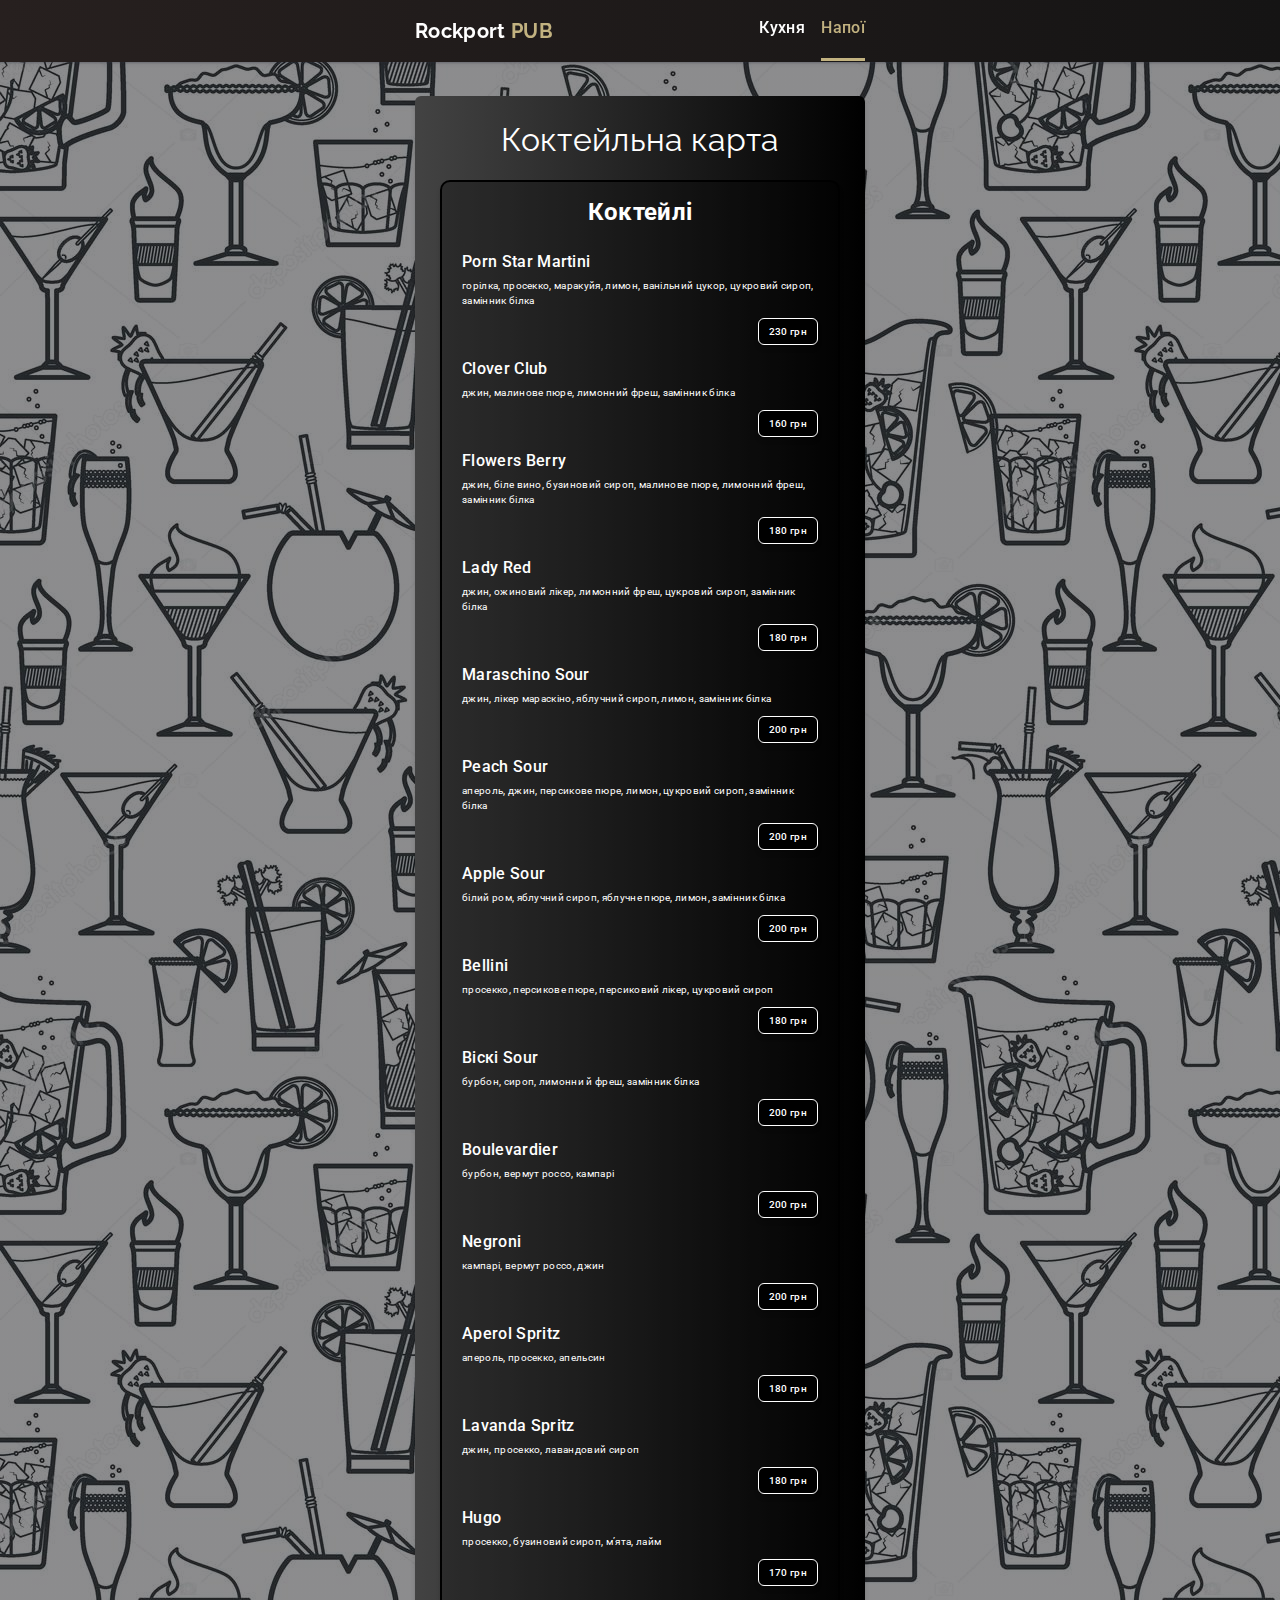
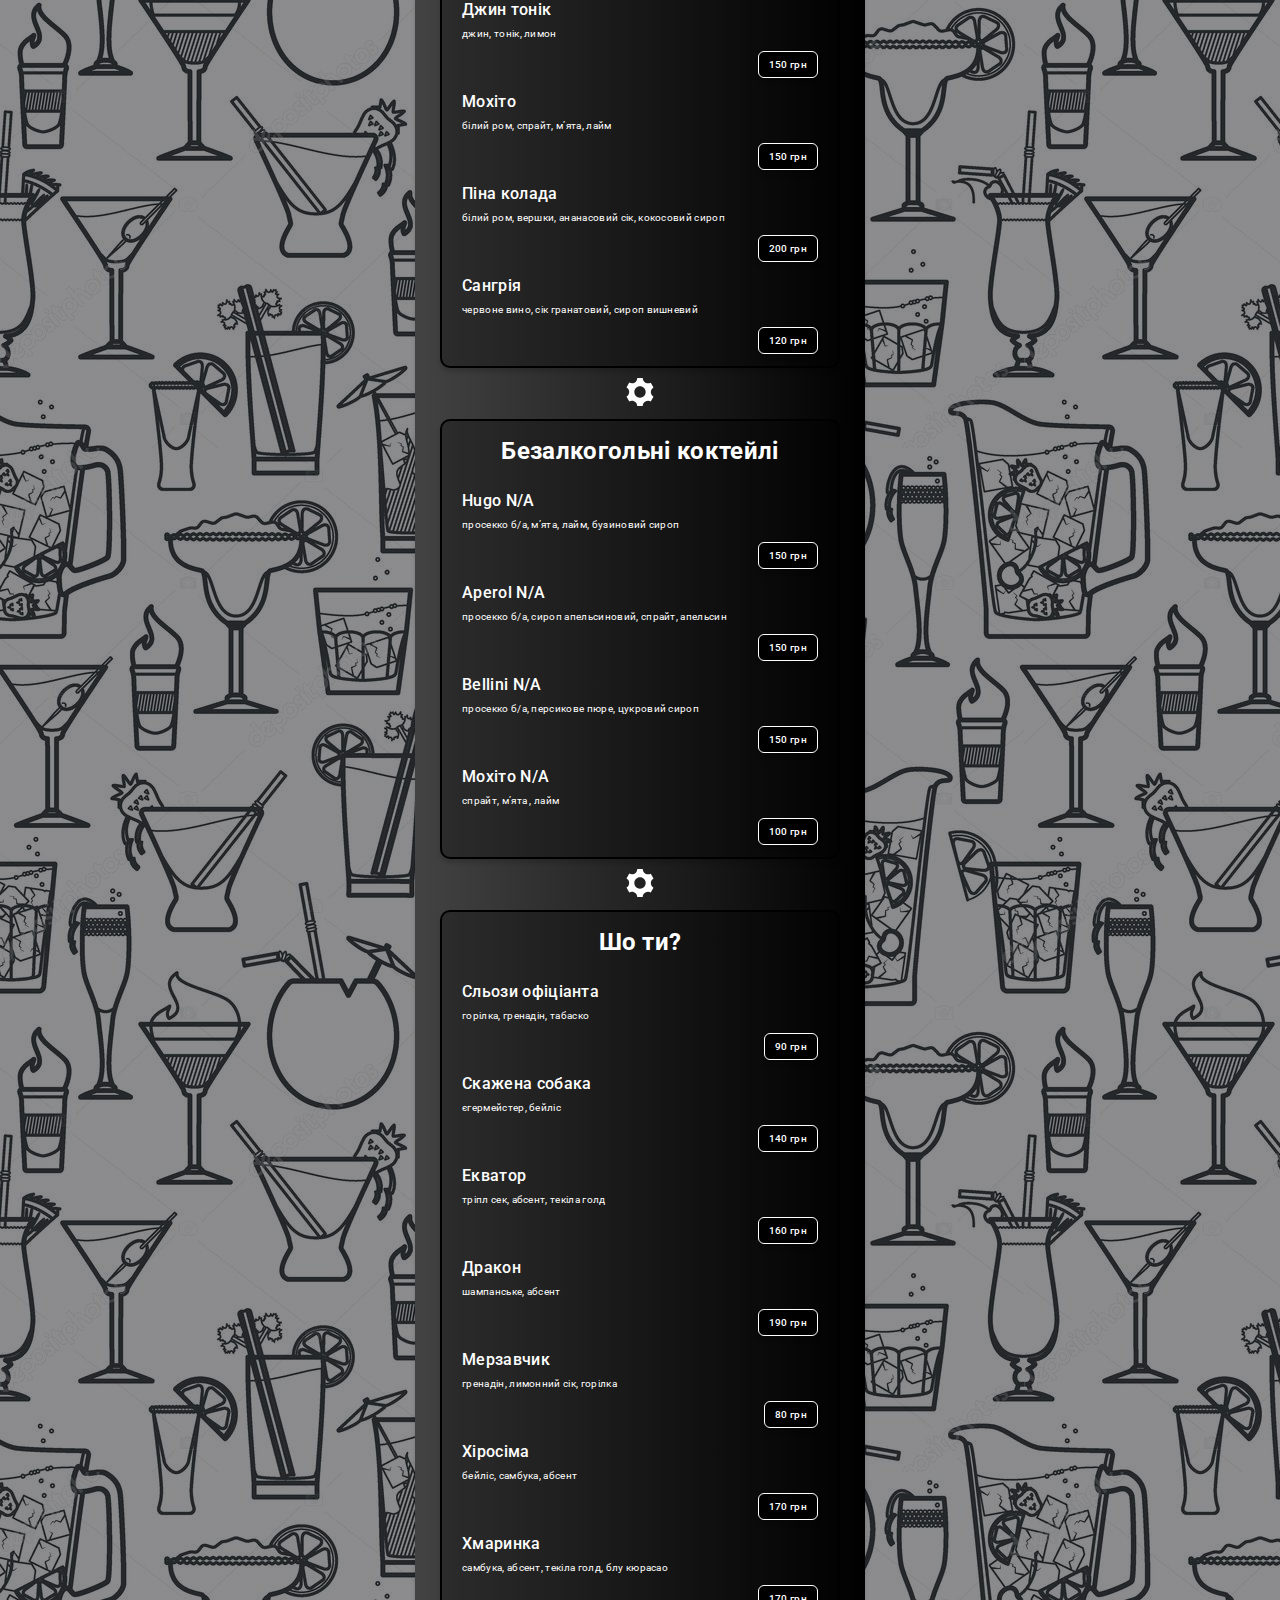
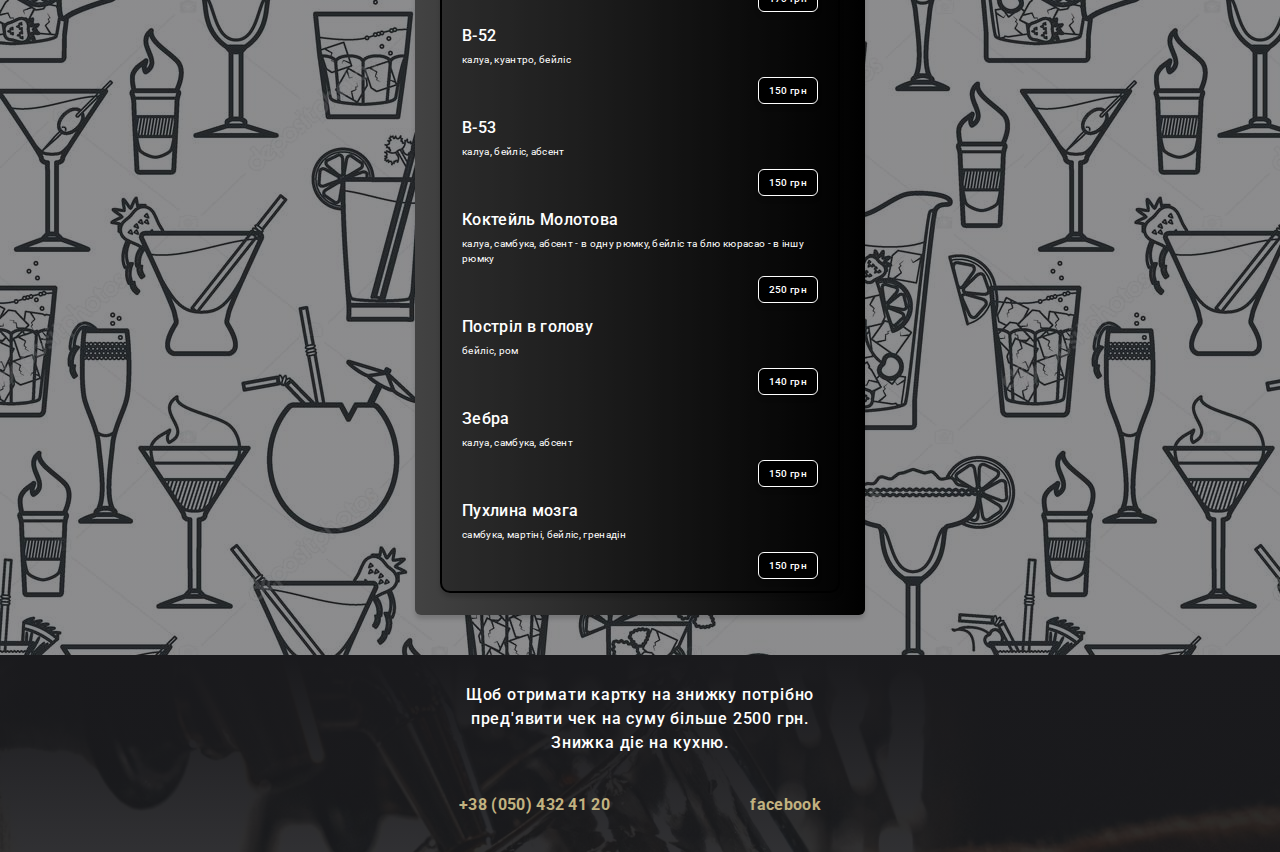
<file: cocktails.html>
<!DOCTYPE html>
<html lang="en">
  <head>
    <meta charset="UTF-8" />
    <meta http-equiv="X-UA-Compatible" content="IE=edge" />
    <meta name="viewport" content="width=device-width, initial-scale=1.0" />
    <link rel="preconnect" href="https://fonts.googleapis.com" />
    <link rel="preconnect" href="https://fonts.gstatic.com" crossorigin />
    <link
      href="https://fonts.googleapis.com/css2?family=Raleway:wght@700&family=Roboto:wght@400;500;700&display=swap"
      rel="stylesheet"
    />
    <link rel="stylesheet" href="./styles/null-styles.css" />
    <link rel="stylesheet" href="./styles/index.css" />
    <script src="./script.js" defer></script>
    <title>Food menu</title>
  </head>
  <body>
    <header class="header-buttons header-cocktails">
      <div class="header-container">
        <a
          class="logo"
          href="./index.html"
          target="_self"
          rel="noopener nofollow norefferer"
          aria-label="main-page"
          >Rockport <span class="logo-text">PUB</span>
        </a>
        <div class="header-nav">
          <a
            class="nav-btn"
            href="./food.html"
            target="_self"
            rel="noopener nofollow norefferer"
            aria-label="kitchen-page"
            >Кухня</a
          >
          <a
            class="nav-btn active"
            href="./drinks.html"
            target="_self"
            rel="noopener nofollow norefferer"
            aria-label="drinks-page"
            data-modal-open
            >Напої</a
          >
        </div>
      </div>
    </header>
    <main class="bg-theme bg-theme-cocktails" data-modal-close>
      <div class="backdrop is-hidden" data-modal>
        <div class="sidebar-menu cocktails-menu">
          <ul class="sidebar-list">
            <!-- <li><a class="sidebar-link octoberfest-btn" href="./octoberfest.html">OKTOBERFEST!</a></li> -->
            <li>
              <a
                href="./craft-infusions.html"
                target="_self"
                rel="noopener nofollow norefferer"
                aria-label="craft-infusions"
                class="sidebar-link cocktails-link pulse"
                >Крафтові настоянки</a
              >
            </li>
            <li>
              <a href="#longs" class="sidebar-link cocktails-link">Коктейлі</a>
            </li>
            <li>
              <a href="#NAlongs" class="sidebar-link cocktails-link"
                >Безалкогольні коктейлі</a
              >
            </li>
            <li>
              <a href="#shots" class="sidebar-link cocktails-link">Шо ти?</a>
            </li>
            <li></li>
            <li>
              <a
                href="./drinks.html"
                target="_self"
                rel="noopener nofollow norefferer"
                aria-label="drinks-page"
                class="sidebar-link cocktails-link"
                >Напої</a
              >
            </li>
          </ul>
        </div>
      </div>
      <div class="main main-cocktails">
        <h1 class="main-title cocktails-mt">Коктейльна карта</h1>
        <section class="section cocktails-section">
          <h2 id="longs" class="title cocktails-title">Коктейлі</h2>
          <ul class="list">
            <li class="list-item">
              <h3 class="list-title cocktails-lt">Porn Star Martini</h3>
              <div class="list-block">
                <p class="food-disc cocktails-disc">
                  горілка, просекко, маракуйя, лимон, ванільний цукор, цукровий
                  сироп, замінник білка
                </p>
                <span class="list-price cocktails-price">230 грн</span>
              </div>
            </li>
            <li class="list-item">
              <h3 class="list-title cocktails-lt">Clover Club</h3>
              <div class="list-block">
                <p class="food-disc cocktails-disc">
                  джин, малинове пюре, лимонний фреш, замінник білка
                </p>
                <span class="list-price cocktails-price">160 грн</span>
              </div>
            </li>
            <li class="list-item">
              <h3 class="list-title cocktails-lt">Flowers Berry</h3>
              <div class="list-block">
                <p class="food-disc cocktails-disc">
                  джин, біле вино, бузиновий сироп, малинове пюре, лимонний
                  фреш, замінник білка
                </p>
                <span class="list-price cocktails-price">180 грн</span>
              </div>
            </li>
            <li class="list-item">
              <h3 class="list-title cocktails-lt">Lady Red</h3>
              <div class="list-block">
                <p class="food-disc cocktails-disc">
                  джин, ожиновий лікер, лимонний фреш, цукровий сироп, замінник
                  білка
                </p>
                <span class="list-price cocktails-price">180 грн</span>
              </div>
            </li>
            <li class="list-item">
              <h3 class="list-title cocktails-lt">Maraschino Sour</h3>
              <div class="list-block">
                <p class="food-disc cocktails-disc">
                  джин, лікер мараскіно, яблучний сироп, лимон, замінник білка
                </p>
                <span class="list-price cocktails-price">200 грн</span>
              </div>
            </li>
            <li class="list-item">
              <h3 class="list-title cocktails-lt">Peach Sour</h3>
              <div class="list-block">
                <p class="food-disc cocktails-disc">
                  апероль, джин, персикове пюре, лимон, цукровий сироп, замінник
                  білка
                </p>
                <span class="list-price cocktails-price">200 грн</span>
              </div>
            </li>
            <li class="list-item">
              <h3 class="list-title cocktails-lt">Apple Sour</h3>
              <div class="list-block">
                <p class="food-disc cocktails-disc">
                  білий ром, яблучний сироп, яблучне пюре, лимон, замінник білка
                </p>
                <span class="list-price cocktails-price">200 грн</span>
              </div>
            </li>
            <li class="list-item">
              <h3 class="list-title cocktails-lt">Bellini</h3>
              <div class="list-block">
                <p class="food-disc cocktails-disc">
                  просекко, персикове пюре, персиковий лікер, цукровий сироп
                </p>
                <span class="list-price cocktails-price">180 грн</span>
              </div>
            </li>
            <li class="list-item">
              <h3 class="list-title cocktails-lt">Віскі Sour</h3>
              <div class="list-block">
                <p class="food-disc cocktails-disc">
                  бурбон, сироп, лимонни й фреш, замінник білка
                </p>
                <span class="list-price cocktails-price">200 грн</span>
              </div>
            </li>
            <li class="list-item">
              <h3 class="list-title cocktails-lt">Boulevardier</h3>
              <div class="list-block">
                <p class="food-disc cocktails-disc">
                  бурбон, вермут россо, кампарі
                </p>
                <span class="list-price cocktails-price">200 грн</span>
              </div>
            </li>
            <li class="list-item">
              <h3 class="list-title cocktails-lt">Negroni</h3>
              <div class="list-block">
                <p class="food-disc cocktails-disc">
                  кампарі, вермут россо, джин
                </p>
                <span class="list-price cocktails-price">200 грн</span>
              </div>
            </li>

            <li class="list-item">
              <h3 class="list-title cocktails-lt">Aperol Spritz</h3>
              <div class="list-block">
                <p class="food-disc cocktails-disc">
                  апероль, просекко, апельсин
                </p>
                <span class="list-price cocktails-price">180 грн</span>
              </div>
            </li>
            <li class="list-item">
              <h3 class="list-title cocktails-lt">Lavanda Spritz</h3>
              <div class="list-block">
                <p class="food-disc cocktails-disc">
                  джин, просекко, лавандовий сироп
                </p>
                <span class="list-price cocktails-price">180 грн</span>
              </div>
            </li>
            <li class="list-item">
              <h3 class="list-title cocktails-lt">Hugo</h3>
              <div class="list-block">
                <p class="food-disc cocktails-disc">
                  просекко, бузиновий сироп, м’ята, лайм
                </p>
                <span class="list-price cocktails-price">170 грн</span>
              </div>
            </li>
            <li class="list-item">
              <h3 class="list-title cocktails-lt">Джин тонік</h3>
              <div class="list-block">
                <p class="food-disc cocktails-disc">джин, тонік, лимон</p>
                <span class="list-price cocktails-price">150 грн</span>
              </div>
            </li>
            <li class="list-item">
              <h3 class="list-title cocktails-lt">Мохіто</h3>
              <div class="list-block">
                <p class="food-disc cocktails-disc">
                  білий ром, спрайт, м’ята, лайм
                </p>
                <span class="list-price cocktails-price">150 грн</span>
              </div>
            </li>
            <li class="list-item">
              <h3 class="list-title cocktails-lt">Піна колада</h3>
              <div class="list-block">
                <p class="food-disc cocktails-disc">
                  білий ром, вершки, ананасовий сік, кокосовий сироп
                </p>
                <span class="list-price cocktails-price">200 грн</span>
              </div>
            </li>
            <li class="list-item">
              <h3 class="list-title cocktails-lt">Сангрія</h3>
              <div class="list-block">
                <p class="food-disc cocktails-disc">
                  червоне вино, сік гранатовий, сироп вишневий
                </p>
                <span class="list-price cocktails-price">120 грн</span>
              </div>
            </li>
            <li class="list-item"></li>
          </ul>
        </section>
        <svg class="gear-img gear-cocktails">
          <use href="./images/symbol-defs.svg#icon-gear"></use>
        </svg>
        <section class="section cocktails-section">
          <h2 id="NAlongs" class="title cocktails-title">
            Безалкогольні коктейлі
          </h2>
          <ul class="list">
            <li class="list-item">
              <h3 class="list-title cocktails-lt">Hugo N/A</h3>
              <div class="list-block">
                <p class="food-disc cocktails-disc">
                  просекко б/а, м’ята, лайм, бузиновий сироп
                </p>
                <span class="list-price cocktails-price">150 грн</span>
              </div>
            </li>
            <li class="list-item">
              <h3 class="list-title cocktails-lt">Aperol N/A</h3>
              <div class="list-block">
                <p class="food-disc cocktails-disc">
                  просекко б/а, сироп апельсиновий, спрайт, апельсин
                </p>
                <span class="list-price cocktails-price">150 грн</span>
              </div>
            </li>
            <li class="list-item">
              <h3 class="list-title cocktails-lt">Bellini N/A</h3>
              <div class="list-block">
                <p class="food-disc cocktails-disc">
                  просекко б/а, персикове пюре, цукровий сироп
                </p>
                <span class="list-price cocktails-price"> 150 грн</span>
              </div>
            </li>
            <li class="list-item">
              <h3 class="list-title cocktails-lt">Мохіто N/A</h3>
              <div class="list-block">
                <p class="food-disc cocktails-disc">спрайт, м’ята , лайм</p>
                <span class="list-price cocktails-price">100 грн</span>
              </div>
            </li>
          </ul>
        </section>
        <svg class="gear-img gear-cocktails">
          <use href="./images/symbol-defs.svg#icon-gear"></use>
        </svg>
        <section class="section cocktails-section">
          <h2 id="shots" class="title cocktails-title">Шо ти?</h2>
          <ul class="list">
            <li class="list-item">
              <h3 class="list-title cocktails-lt">Сльози офіціанта</h3>
              <div class="list-block">
                <p class="food-disc cocktails-disc">
                  горілка, гренадін, табаско
                </p>
                <span class="list-price cocktails-price">90 грн</span>
              </div>
            </li>
            <li class="list-item">
              <h3 class="list-title cocktails-lt">Скажена собака</h3>
              <div class="list-block">
                <p class="food-disc cocktails-disc">єгермейстер, бейліс</p>
                <span class="list-price cocktails-price">140 грн</span>
              </div>
            </li>
            <li class="list-item">
              <h3 class="list-title cocktails-lt">Екватор</h3>
              <div class="list-block">
                <p class="food-disc cocktails-disc">
                  тріпл сек, абсент, текіла голд
                </p>
                <span class="list-price cocktails-price"> 160 грн</span>
              </div>
            </li>
            <li class="list-item">
              <h3 class="list-title cocktails-lt">Дракон</h3>
              <div class="list-block">
                <p class="food-disc cocktails-disc">шампанське, абсент</p>
                <span class="list-price cocktails-price">190 грн</span>
              </div>
            </li>
            <li class="list-item">
              <h3 class="list-title cocktails-lt">Мерзавчик</h3>
              <div class="list-block">
                <p class="food-disc cocktails-disc">
                  гренадін, лимонний сік, горілка
                </p>
                <span class="list-price cocktails-price">80 грн</span>
              </div>
            </li>
            <li class="list-item">
              <h3 class="list-title cocktails-lt">Хіросіма</h3>
              <div class="list-block">
                <p class="food-disc cocktails-disc">бейліс, самбука, абсент</p>
                <span class="list-price cocktails-price">170 грн</span>
              </div>
            </li>
            <li class="list-item">
              <h3 class="list-title cocktails-lt">Хмаринка</h3>
              <div class="list-block">
                <p class="food-disc cocktails-disc">
                  самбука, абсент, текіла голд, блу кюрасао
                </p>
                <span class="list-price cocktails-price">170 грн</span>
              </div>
            </li>
            <li class="list-item">
              <h3 class="list-title cocktails-lt">В-52</h3>
              <div class="list-block">
                <p class="food-disc cocktails-disc">калуа, куантро, бейліс</p>
                <span class="list-price cocktails-price">150 грн</span>
              </div>
            </li>
            <li class="list-item">
              <h3 class="list-title cocktails-lt">В-53</h3>
              <div class="list-block">
                <p class="food-disc cocktails-disc">калуа, бейліс, абсент</p>
                <span class="list-price cocktails-price">150 грн</span>
              </div>
            </li>
            <li class="list-item">
              <h3 class="list-title cocktails-lt">Коктейль Молотова</h3>
              <div class="list-block">
                <p class="food-disc cocktails-disc">
                  калуа, самбука, абсент - в одну рюмку, бейліс та блю кюрасао -
                  в іншу рюмку
                </p>
                <span class="list-price cocktails-price">250 грн</span>
              </div>
            </li>
            <li class="list-item">
              <h3 class="list-title cocktails-lt">Постріл в голову</h3>
              <div class="list-block">
                <p class="food-disc cocktails-disc">бейліс, ром</p>
                <span class="list-price cocktails-price">140 грн</span>
              </div>
            </li>
            <li class="list-item">
              <h3 class="list-title cocktails-lt">Зебра</h3>
              <div class="list-block">
                <p class="food-disc cocktails-disc">калуа, самбука, абсент</p>
                <span class="list-price cocktails-price">150 грн</span>
              </div>
            </li>
            <li class="list-item">
              <h3 class="list-title cocktails-lt">Пухлина мозга</h3>
              <div class="list-block">
                <p class="food-disc cocktails-disc">
                  самбука, мартіні, бейліс, гренадін
                </p>
                <span class="list-price cocktails-price">150 грн</span>
              </div>
            </li>
          </ul>
        </section>
      </div>
    </main>
    <footer class="footer-bg">
      <div class="footer-content">
        <p class="foot-text pulse">
          Щоб отримати картку на знижку потрібно пред'явити чек на суму більше
          2500 грн. Знижка діє на кухню.
        </p>
        <div class="foot-links">
          <a
            class="foot-link"
            href="tel:+380504324120"
            rel="noopener nofollow norefferer"
            aria-label="call"
            >+38 (050) 432 41 20</a
          >
          <a
            class="foot-link"
            target="_blank"
            rel="noopener nofollow norefferer"
            aria-label="facebook-page"
            href="https://www.facebook.com/RockportPub/"
            >facebook</a
          >
        </div>
      </div>
    </footer>
  </body>
</html>
</file>
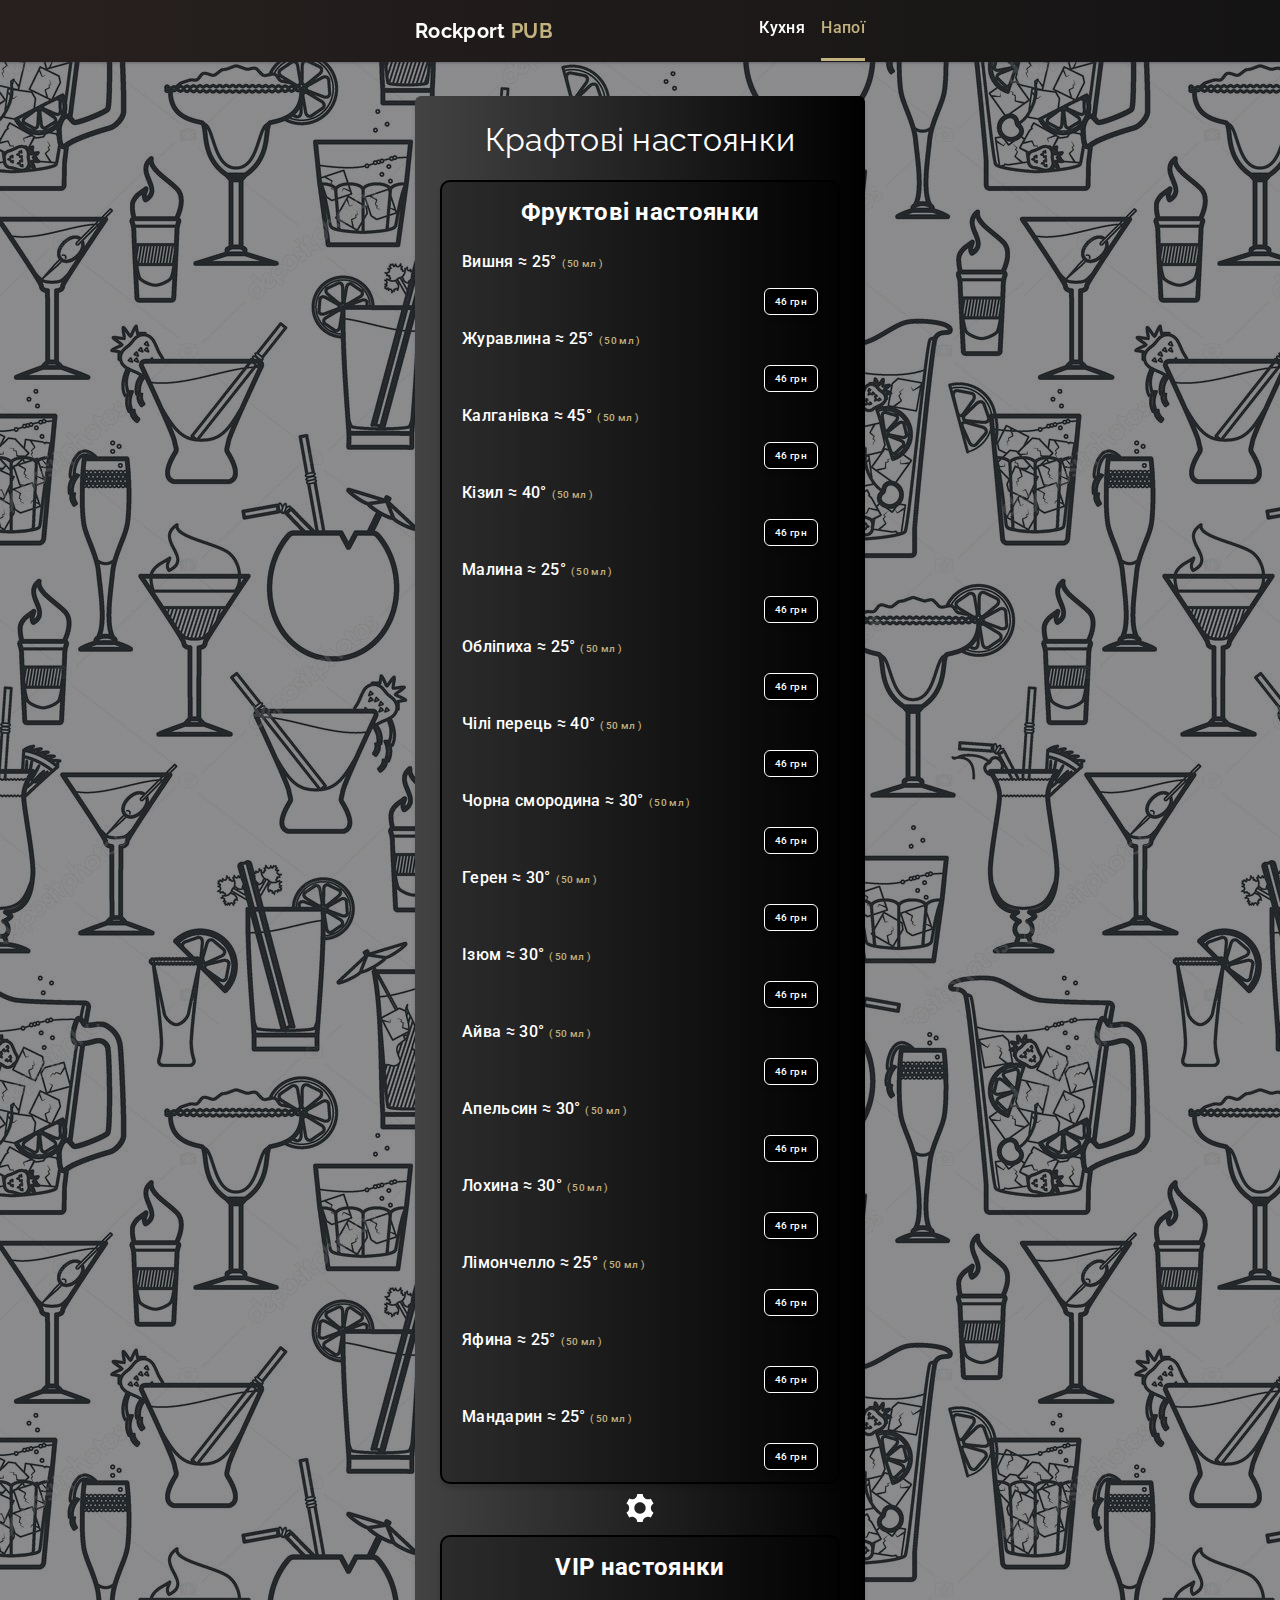
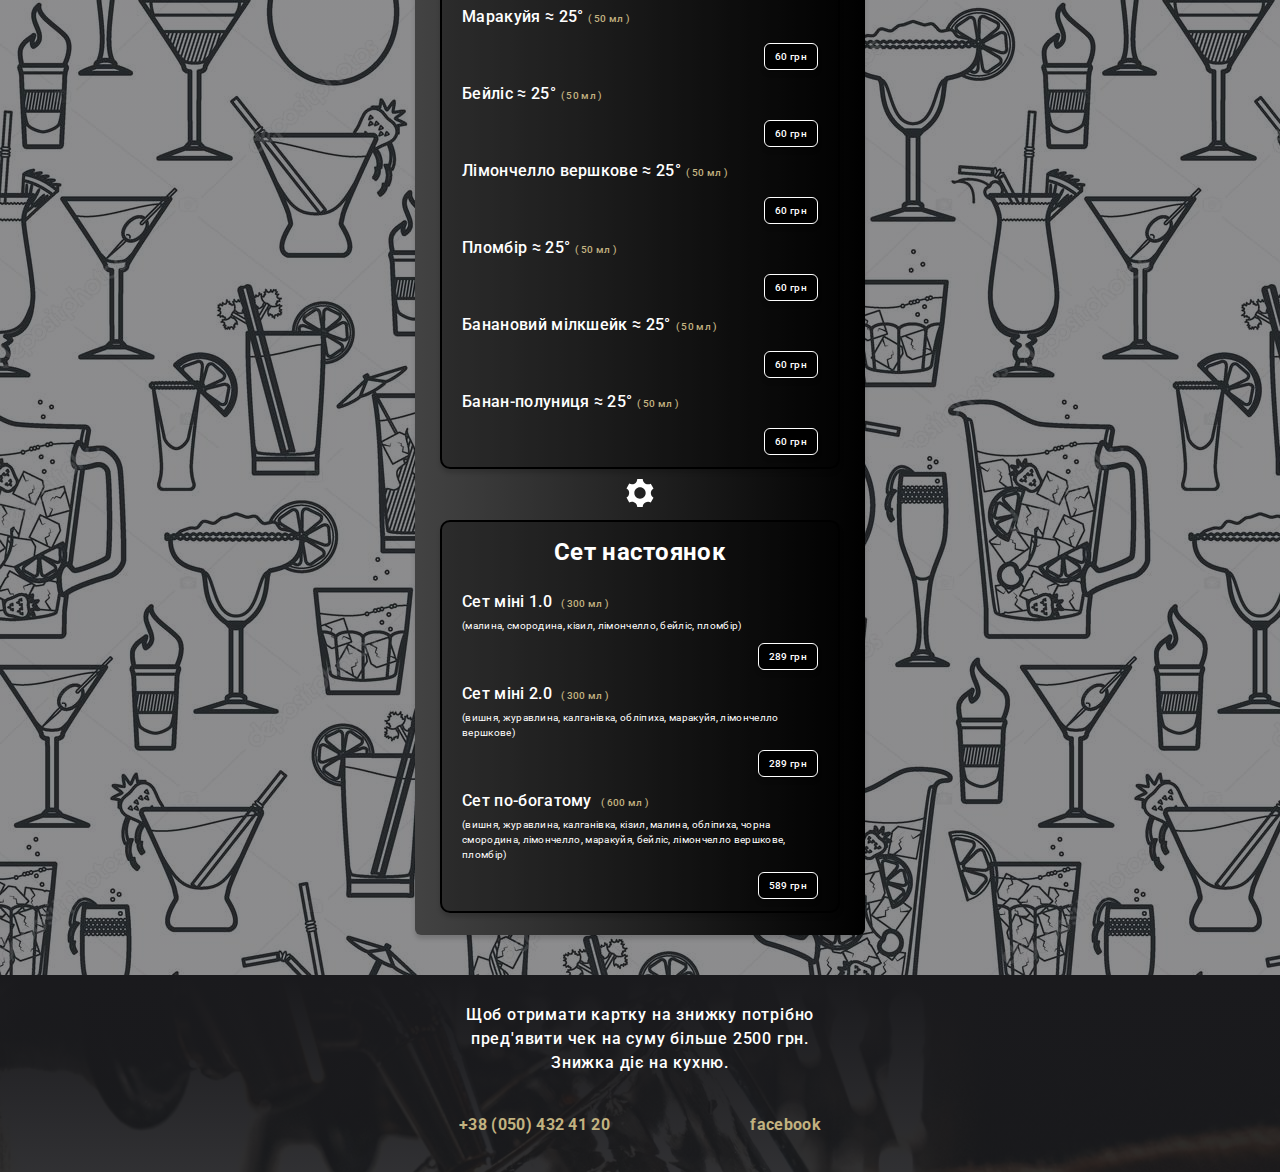
<file: craft-infusions.html>
<!DOCTYPE html>
<html lang="en">
  <head>
    <meta charset="UTF-8" />
    <meta http-equiv="X-UA-Compatible" content="IE=edge" />
    <meta name="viewport" content="width=device-width, initial-scale=1.0" />
    <link rel="preconnect" href="https://fonts.googleapis.com" />
    <link rel="preconnect" href="https://fonts.gstatic.com" crossorigin />
    <link
      href="https://fonts.googleapis.com/css2?family=Raleway:wght@700&family=Roboto:wght@400;500;700&display=swap"
      rel="stylesheet"
    />
    <link rel="stylesheet" href="./styles/null-styles.css" />
    <link rel="stylesheet" href="./styles/index.css" />
    <script src="./script.js" defer></script>
    <title>Food menu</title>
  </head>
  <body>
    <header class="header-buttons header-cocktails">
      <div class="header-container">
        <a
          class="logo"
          href="./index.html"
          target="_self"
          rel="noopener nofollow norefferer"
          aria-label="main-page"
          >Rockport <span class="logo-text">PUB</span>
        </a>
        <div class="header-nav">
          <a
            class="nav-btn"
            href="./food.html"
            target="_self"
            rel="noopener nofollow norefferer"
            aria-label="kitchen"
            >Кухня</a
          >
          <a
            class="nav-btn active"
            href="./drinks.html"
            target="_self"
            rel="noopener nofollow norefferer"
            aria-label="drinks"
            data-modal-open
            >Напої</a
          >
        </div>
      </div>
    </header>
    <main class="bg-theme bg-theme-cocktails" data-modal-close>
      <div class="backdrop is-hidden" data-modal>
        <div class="sidebar-menu cocktails-menu">
          <ul class="sidebar-list">
            <!-- <li><a class="sidebar-link octoberfest-btn" href="./octoberfest.html">OKTOBERFEST!</a></li> -->
            <li>
              <a
                href="./cocktails.html"
                target="_self"
                rel="noopener nofollow norefferer"
                aria-label="сocktails-page"
                class="sidebar-link cocktails-link"
                >коктейльна карта</a
              >
            </li>
            <li>
              <a
                href="./drinks.html"
                target="_self"
                rel="noopener nofollow norefferer"
                aria-label="drinks-page"
                class="sidebar-link cocktails-link"
                >Напої</a
              >
            </li>
            <li>
              <a href="#craft-inf" class="sidebar-link cocktails-link"
                >Фруктові настоянки</a
              >
            </li>
            <li>
              <a href="#vip-inf" class="sidebar-link cocktails-link"
                >VIP настоянки</a
              >
            </li>
            <li>
              <a href="#sets" class="sidebar-link cocktails-link"
                >Сет настоянок</a
              >
            </li>
          </ul>
        </div>
      </div>
      <div class="main main-cocktails">
        <h1 class="main-title cocktails-mt">Крафтові настоянки</h1>
        <section class="section cocktails-section">
          <h2 id="craft-inf" class="title cocktails-title">
            Фруктові настоянки
          </h2>
          <ul class="list">
            <li class="list-item">
              <h3 class="list-title cocktails-lt">
                Вишня ≈ 25°<span class="weight cocktails-w">( 50 мл )</span>
              </h3>
              <div class="list-block">
                <span class="list-price cocktails-price">46 грн</span>
              </div>
            </li>
            <li class="list-item">
              <h3 class="list-title cocktails-lt">
                Журавлина ≈ 25°<span class="weight cocktails-w">( 50 мл )</span>
              </h3>
              <div class="list-block">
                <span class="list-price cocktails-price">46 грн</span>
              </div>
            </li>
            <li class="list-item">
              <h3 class="list-title cocktails-lt">
                Калганівка ≈ 45°<span class="weight cocktails-w"
                  >( 50 мл )</span
                >
              </h3>
              <div class="list-block">
                <span class="list-price cocktails-price">46 грн</span>
              </div>
            </li>
            <li class="list-item">
              <h3 class="list-title cocktails-lt">
                Кізил ≈ 40°<span class="weight cocktails-w">( 50 мл )</span>
              </h3>
              <div class="list-block">
                <span class="list-price cocktails-price">46 грн</span>
              </div>
            </li>
            <li class="list-item">
              <h3 class="list-title cocktails-lt">
                Малина ≈ 25°<span class="weight cocktails-w">( 50 мл )</span>
              </h3>
              <div class="list-block">
                <span class="list-price cocktails-price">46 грн</span>
              </div>
            </li>
            <li class="list-item">
              <h3 class="list-title cocktails-lt">
                Обліпиха ≈ 25°<span class="weight cocktails-w">( 50 мл )</span>
              </h3>
              <div class="list-block">
                <span class="list-price cocktails-price">46 грн</span>
              </div>
            </li>
            <li class="list-item">
              <h3 class="list-title cocktails-lt">
                Чілі перець ≈ 40°<span class="weight cocktails-w"
                  >( 50 мл )</span
                >
              </h3>
              <div class="list-block">
                <span class="list-price cocktails-price">46 грн</span>
              </div>
            </li>
            <li class="list-item">
              <h3 class="list-title cocktails-lt">
                Чорна смородина ≈ 30°<span class="weight cocktails-w"
                  >( 50 мл )</span
                >
              </h3>
              <div class="list-block">
                <span class="list-price cocktails-price">46 грн</span>
              </div>
            </li>
            <li class="list-item">
              <h3 class="list-title cocktails-lt">
                Герен ≈ 30°<span class="weight cocktails-w"
                  >( 50 мл )</span
                >
              </h3>
              <div class="list-block">
                <span class="list-price cocktails-price">46 грн</span>
              </div>
            </li>
            <li class="list-item">
              <h3 class="list-title cocktails-lt">
                Ізюм ≈ 30°<span class="weight cocktails-w"
                  >( 50 мл )</span
                >
              </h3>
              <div class="list-block">
                <span class="list-price cocktails-price">46 грн</span>
              </div>
            </li>
            <li class="list-item">
              <h3 class="list-title cocktails-lt">
                Айва ≈ 30°<span class="weight cocktails-w"
                  >( 50 мл )</span
                >
              </h3>
              <div class="list-block">
                <span class="list-price cocktails-price">46 грн</span>
              </div>
            </li>
            <li class="list-item">
              <h3 class="list-title cocktails-lt">
                Апельсин ≈ 30°<span class="weight cocktails-w"
                  >( 50 мл )</span
                >
              </h3>
              <div class="list-block">
                <span class="list-price cocktails-price">46 грн</span>
              </div>
            </li>
            <li class="list-item">
              <h3 class="list-title cocktails-lt">
                Лохина ≈ 30°<span class="weight cocktails-w"
                  >( 50 мл )</span
                >
              </h3>
              <div class="list-block">
                <span class="list-price cocktails-price">46 грн</span>
              </div>
            </li>
            <li class="list-item">
              <h3 class="list-title cocktails-lt">
                Лімончелло ≈ 25°<span class="weight cocktails-w"
                  >( 50 мл )</span
                >
              </h3>
              <div class="list-block">
                <span class="list-price cocktails-price">46 грн</span>
              </div>
            </li>
            <li class="list-item">
              <h3 class="list-title cocktails-lt">
                Яфина ≈ 25°<span class="weight cocktails-w"
                  >( 50 мл )</span
                >
              </h3>
              <div class="list-block">
                <span class="list-price cocktails-price">46 грн</span>
              </div>
            </li>
            <li class="list-item">
              <h3 class="list-title cocktails-lt">
                Мандарин ≈ 25°<span class="weight cocktails-w"
                  >( 50 мл )</span
                >
              </h3>
              <div class="list-block">
                <span class="list-price cocktails-price">46 грн</span>
              </div>
            </li>
          </ul>
        </section>
        <svg class="gear-img gear-cocktails">
          <use href="./images/symbol-defs.svg#icon-gear"></use>
        </svg>
        <section class="section cocktails-section">
          <h2 id="vip-inf" class="title cocktails-title">VIP настоянки</h2>
          <ul class="list">
            <li class="list-item">
              <h3 class="list-title cocktails-lt">
                Маракуйя ≈ 25°<span class="weight cocktails-w">( 50 мл )</span>
              </h3>
              <div class="list-block">
                <span class="list-price cocktails-price">60 грн</span>
              </div>
            </li>
            <li class="list-item">
              <h3 class="list-title cocktails-lt">
                Бейліс ≈ 25°<span class="weight cocktails-w">( 50 мл )</span>
              </h3>
              <div class="list-block">
                <span class="list-price cocktails-price">60 грн</span>
              </div>
            </li>
            <li class="list-item">
              <h3 class="list-title cocktails-lt">
                Лімончелло вершкове ≈ 25°<span class="weight cocktails-w"
                  >( 50 мл )</span
                >
              </h3>
              <div class="list-block">
                <span class="list-price cocktails-price">60 грн</span>
              </div>
            </li>
            <li class="list-item">
              <h3 class="list-title cocktails-lt">
                Пломбір ≈ 25°<span class="weight cocktails-w">( 50 мл )</span>
              </h3>
              <div class="list-block">
                <span class="list-price cocktails-price">60 грн</span>
              </div>
            </li>
            <li class="list-item">
              <h3 class="list-title cocktails-lt">
                Банановий мілкшейк ≈ 25°<span class="weight cocktails-w"
                  >( 50 мл )</span
                >
              </h3>
              <div class="list-block">
                <span class="list-price cocktails-price">60 грн</span>
              </div>
            </li>
            <li class="list-item">
              <h3 class="list-title cocktails-lt">
                Банан-полуниця ≈ 25°<span class="weight cocktails-w"
                  >( 50 мл )</span
                >
              </h3>
              <div class="list-block">
                <span class="list-price cocktails-price">60 грн</span>
              </div>
            </li>
          </ul>
        </section>
        <svg class="gear-img gear-cocktails">
          <use href="./images/symbol-defs.svg#icon-gear"></use>
        </svg>
        <section class="section cocktails-section">
          <h2 id="sets" class="title cocktails-title">Сет настоянок</h2>
          <ul class="list">
            <li class="list-item">
              <h3 class="list-title cocktails-lt">
                Сет міні 1.0 <span class="weight cocktails-w">( 300 мл )</span>
              </h3>
              <div class="list-block">
                <p class="food-disc cocktails-disc">
                  (малина, смородина, кізил, лімончелло, бейліс, пломбір)
                </p>
                <span class="list-price cocktails-price">289 грн</span>
              </div>
            </li>
            <li class="list-item">
              <h3 class="list-title cocktails-lt">
                Сет міні 2.0 <span class="weight cocktails-w">( 300 мл )</span>
              </h3>
              <div class="list-block">
                <p class="food-disc cocktails-disc">
                  (вишня, журавлина, калганівка, обліпиха, маракуйя, лімончелло
                  вершкове)
                </p>
                <span class="list-price cocktails-price">289 грн</span>
              </div>
            </li>
            <li class="list-item">
              <h3 class="list-title cocktails-lt">
                Сет по-богатому
                <span class="weight cocktails-w">( 600 мл )</span>
              </h3>
              <div class="list-block">
                <p class="food-disc cocktails-disc">
                  (вишня, журавлина, калганівка, кізил, малина, обліпиха, чорна
                  смородина, лімончелло, маракуйя, бейліс, лімончелло вершкове,
                  пломбір)
                </p>
                <span class="list-price cocktails-price">589 грн</span>
              </div>
            </li>
          </ul>
        </section>
      </div>
    </main>
    <footer class="footer-bg">
      <div class="footer-content">
        <p class="foot-text pulse">
          Щоб отримати картку на знижку потрібно пред'явити чек на суму більше
          2500 грн. Знижка діє на кухню.
        </p>
        <div class="foot-links">
          <a
            class="foot-link"
            href="tel:+380504324120"
            rel="noopener nofollow norefferer"
            aria-label="call"
            >+38 (050) 432 41 20</a
          >
          <a
            class="foot-link"
            target="_blank"
            rel="noopener nofollow norefferer"
            aria-label="facebook-page"
            href="https://www.facebook.com/RockportPub/"
            >facebook</a
          >
        </div>
      </div>
    </footer>
  </body>
</html>
</file>
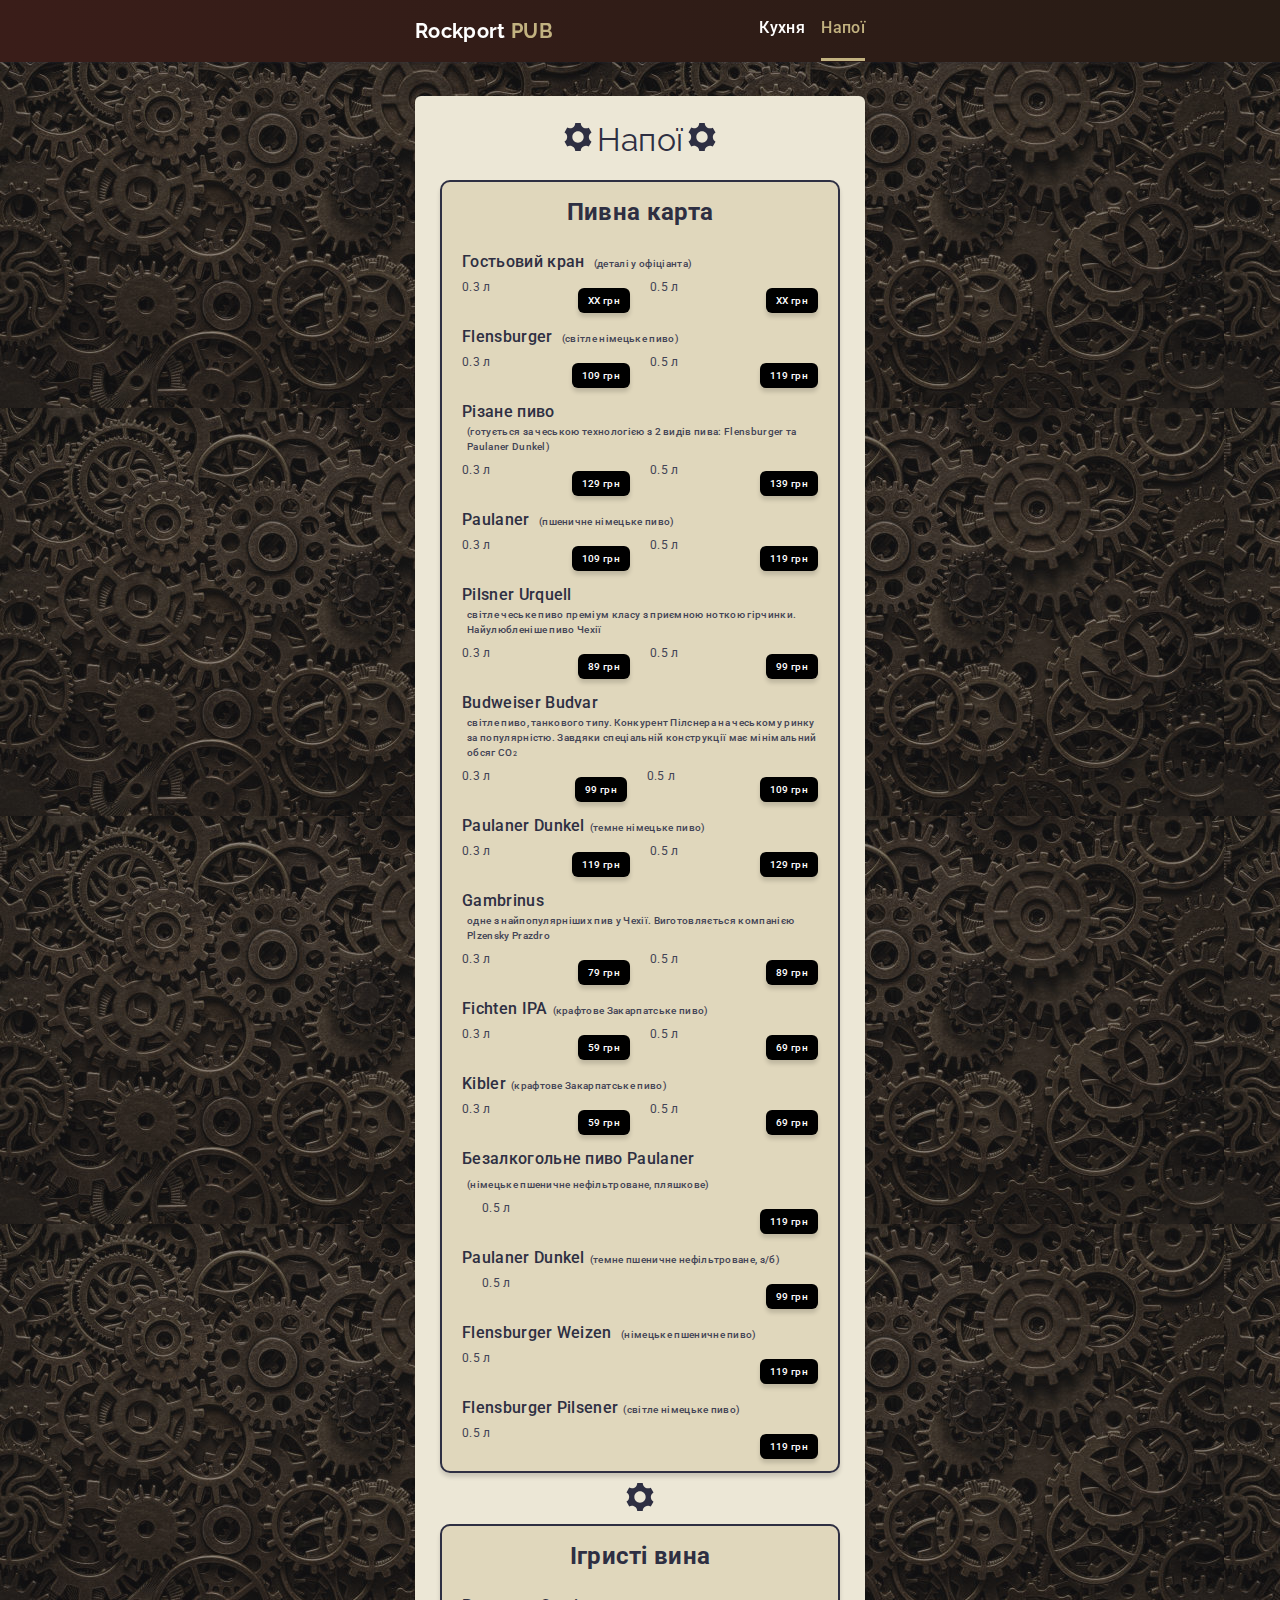
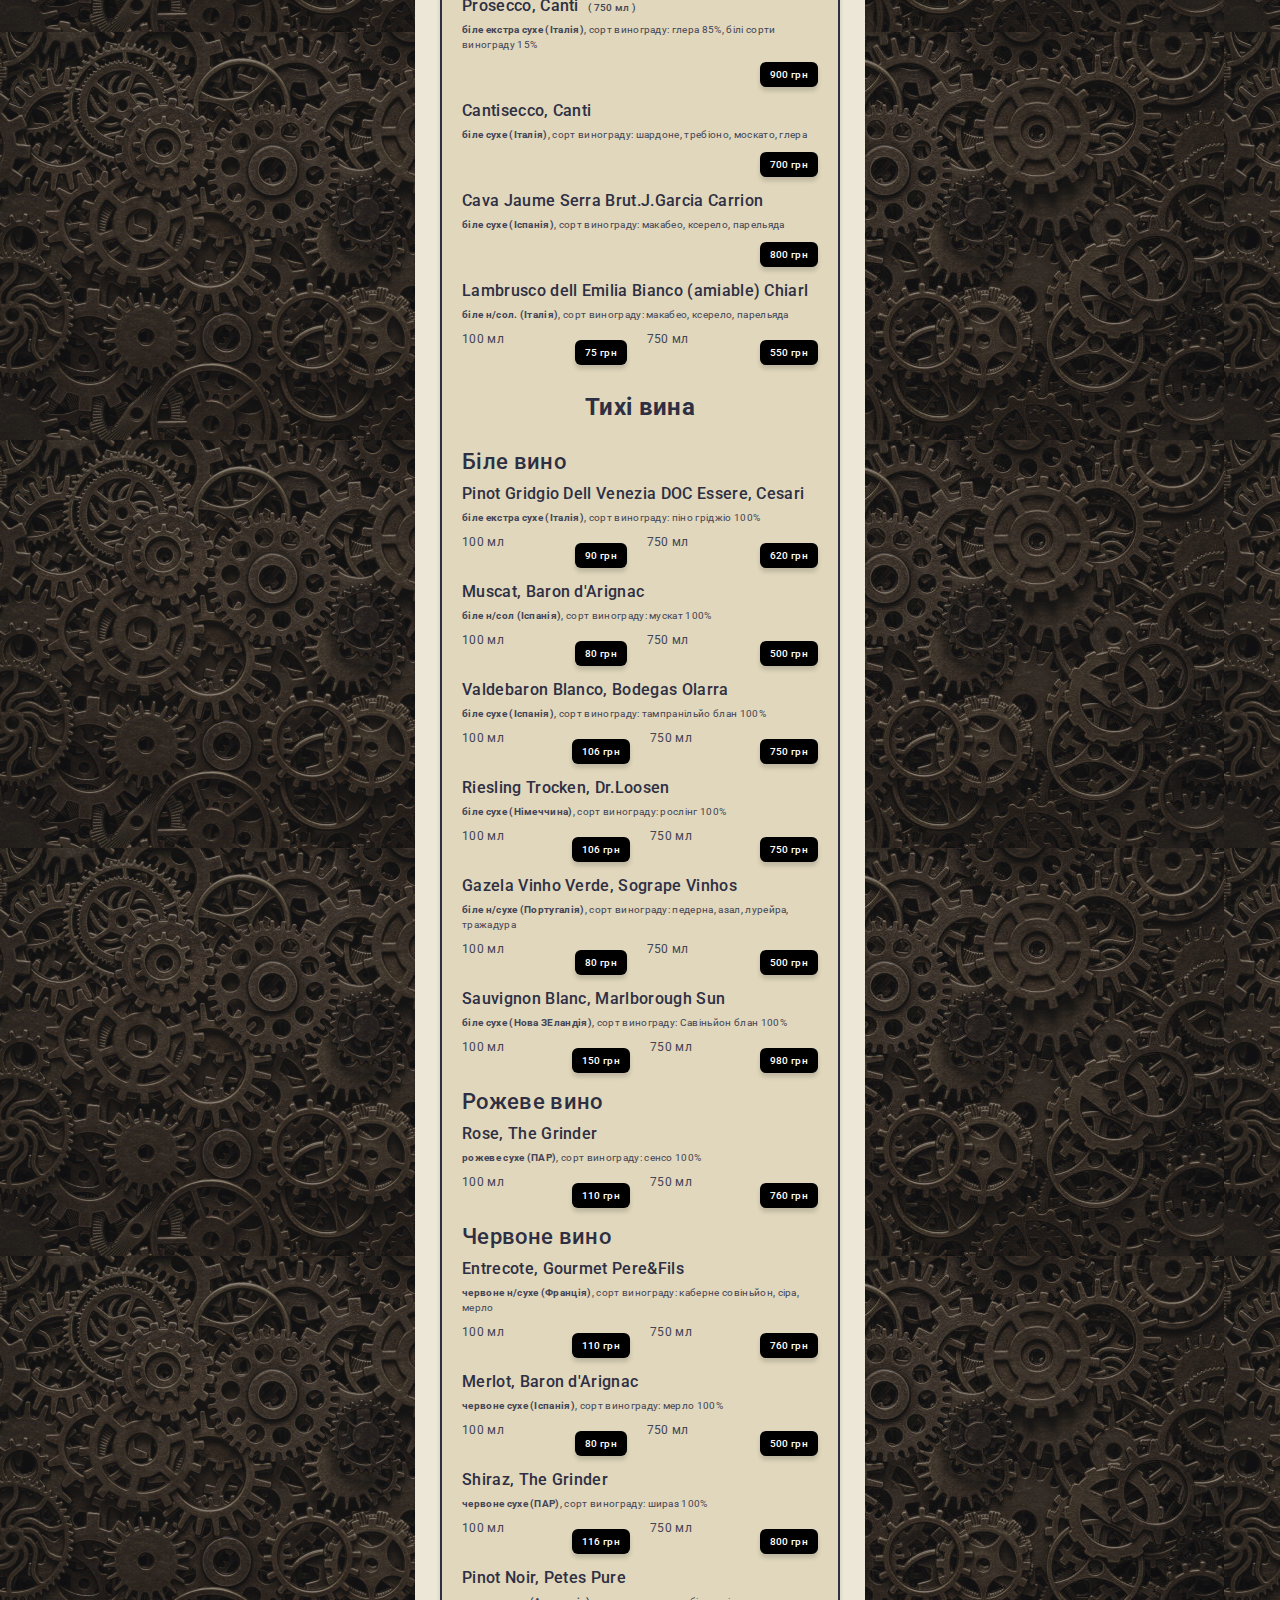
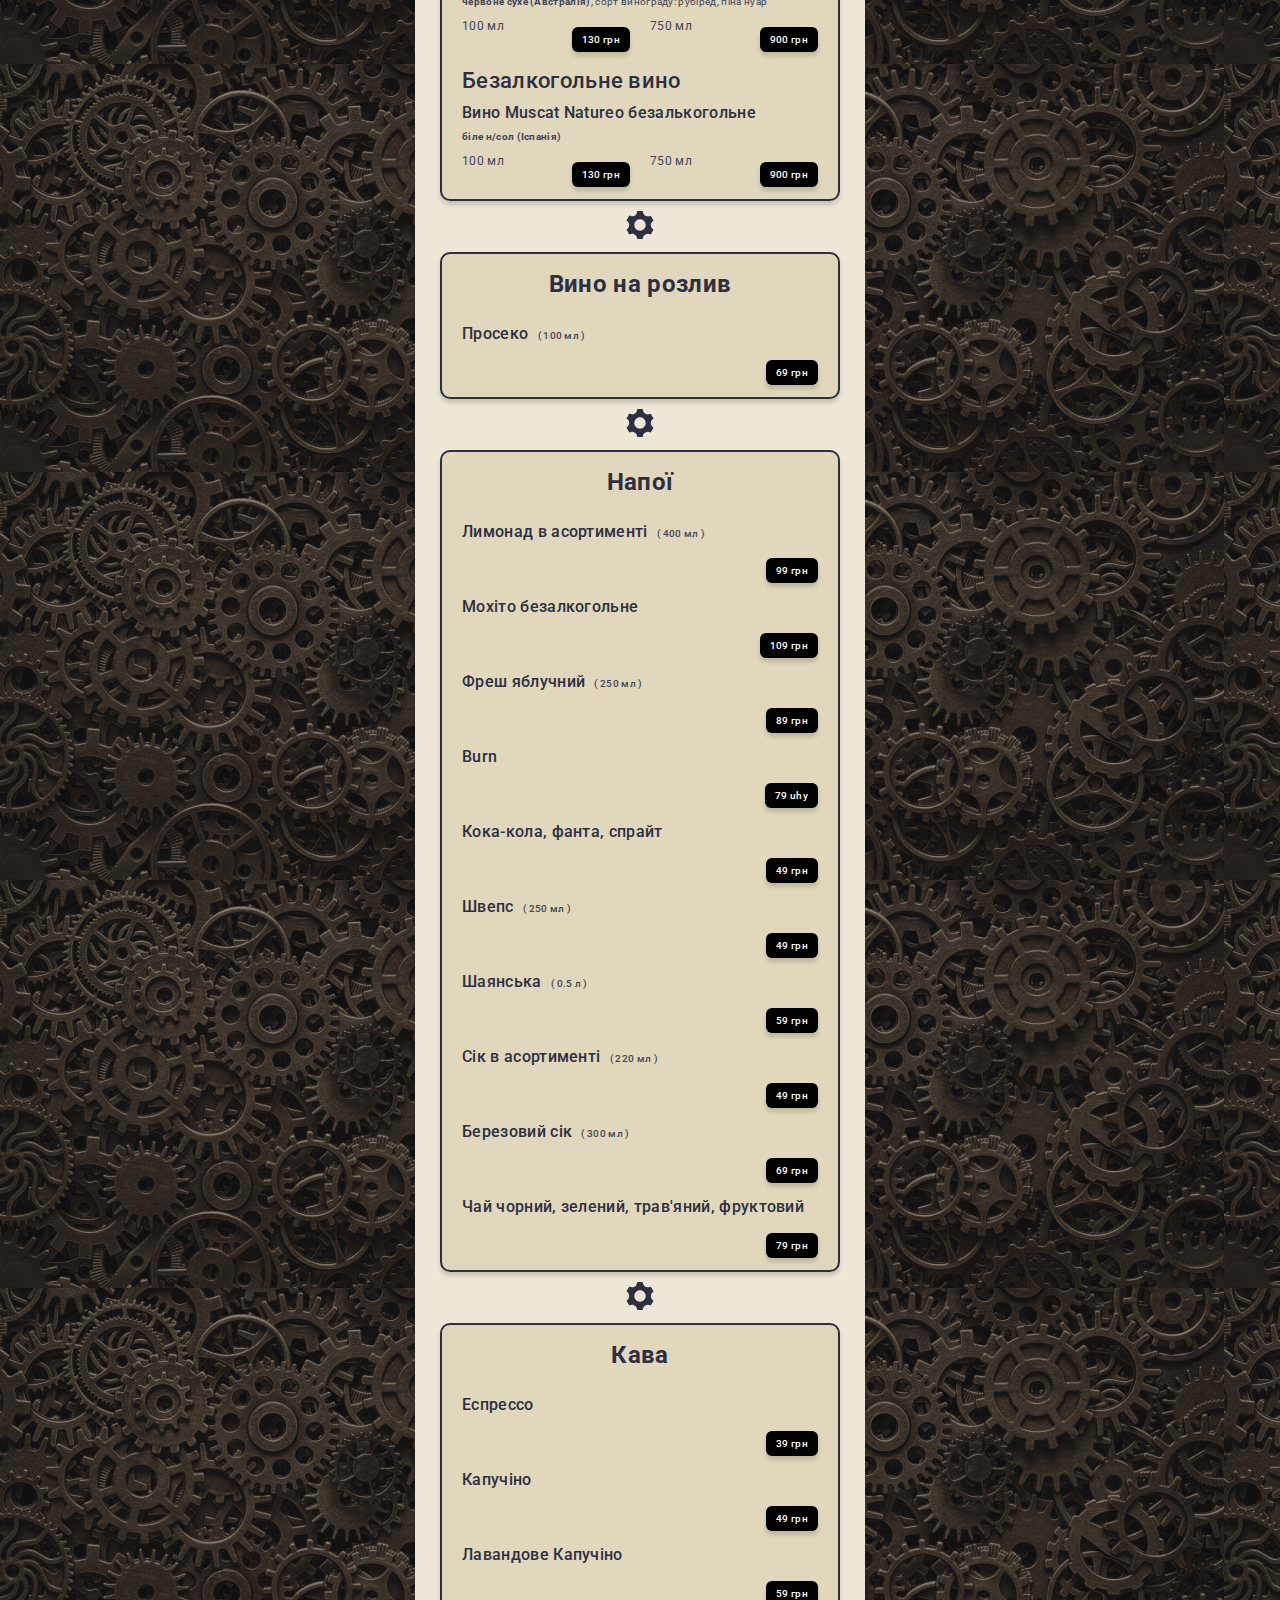
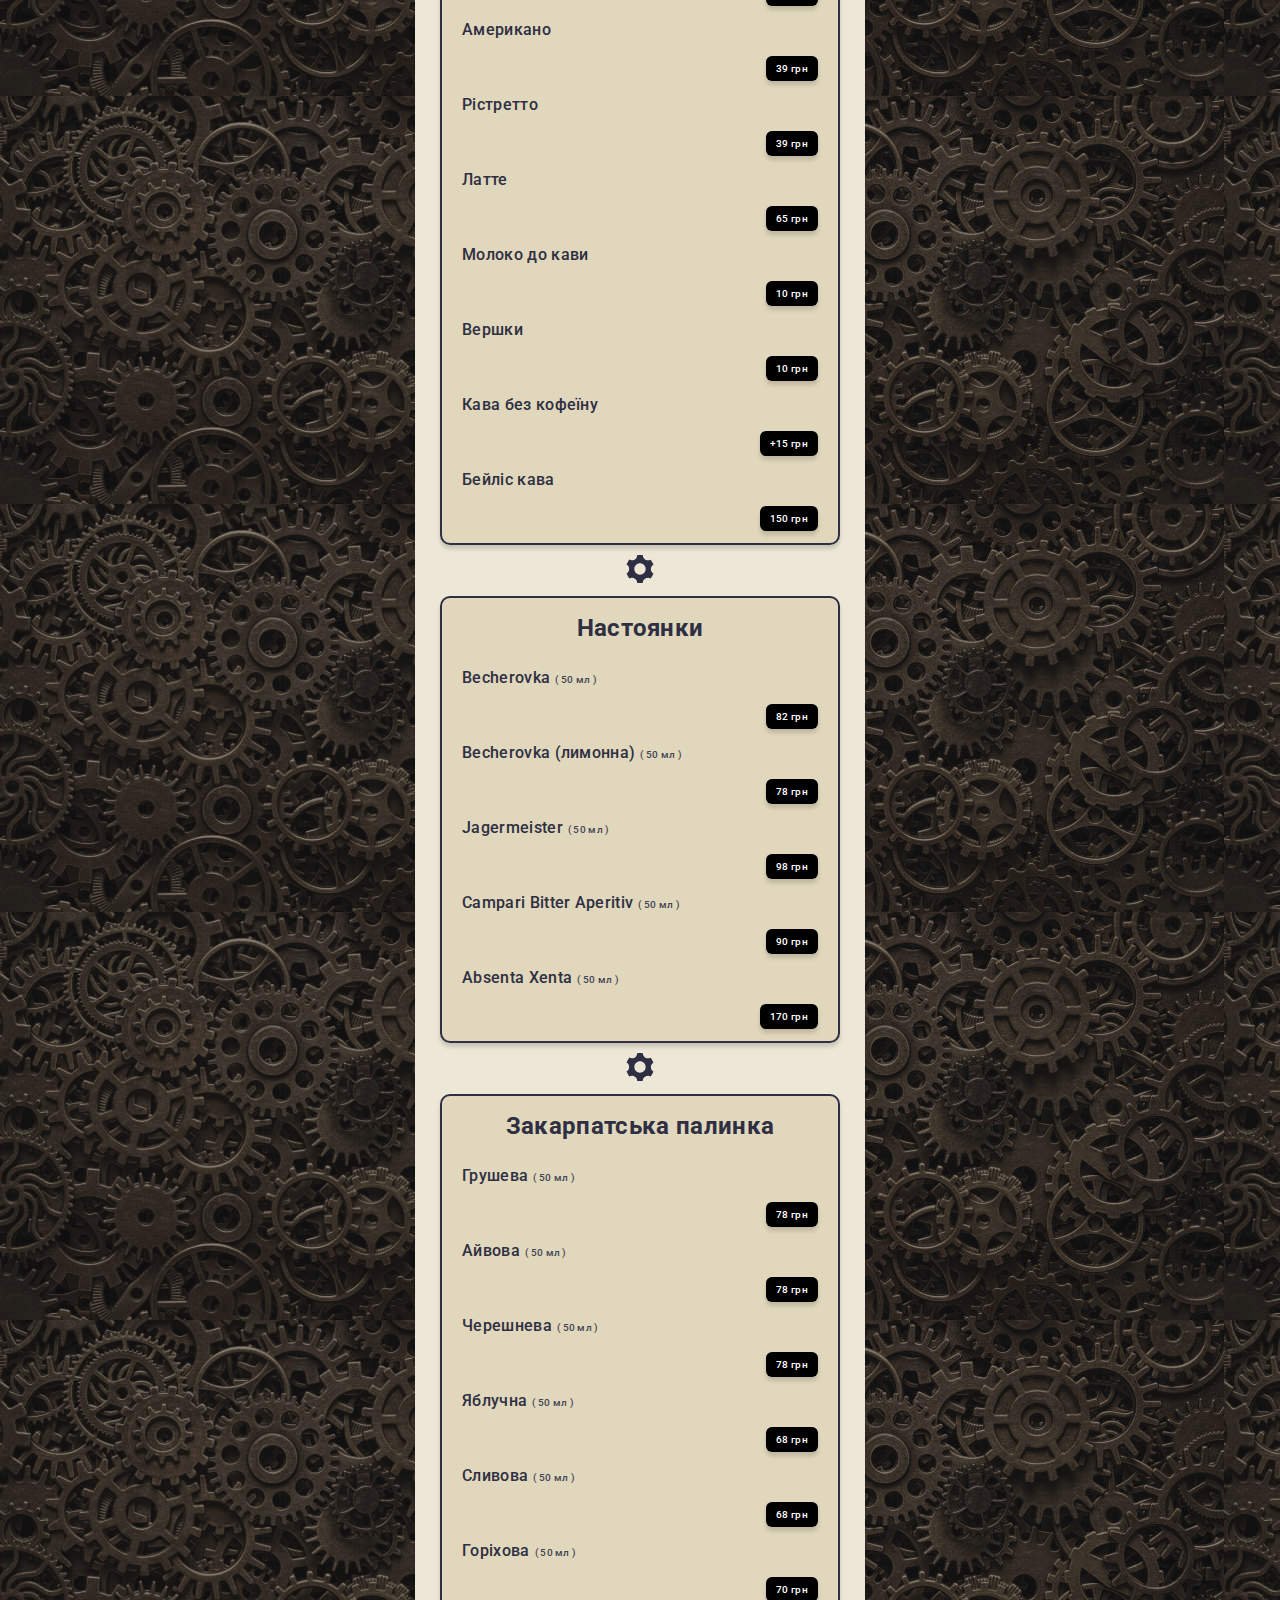
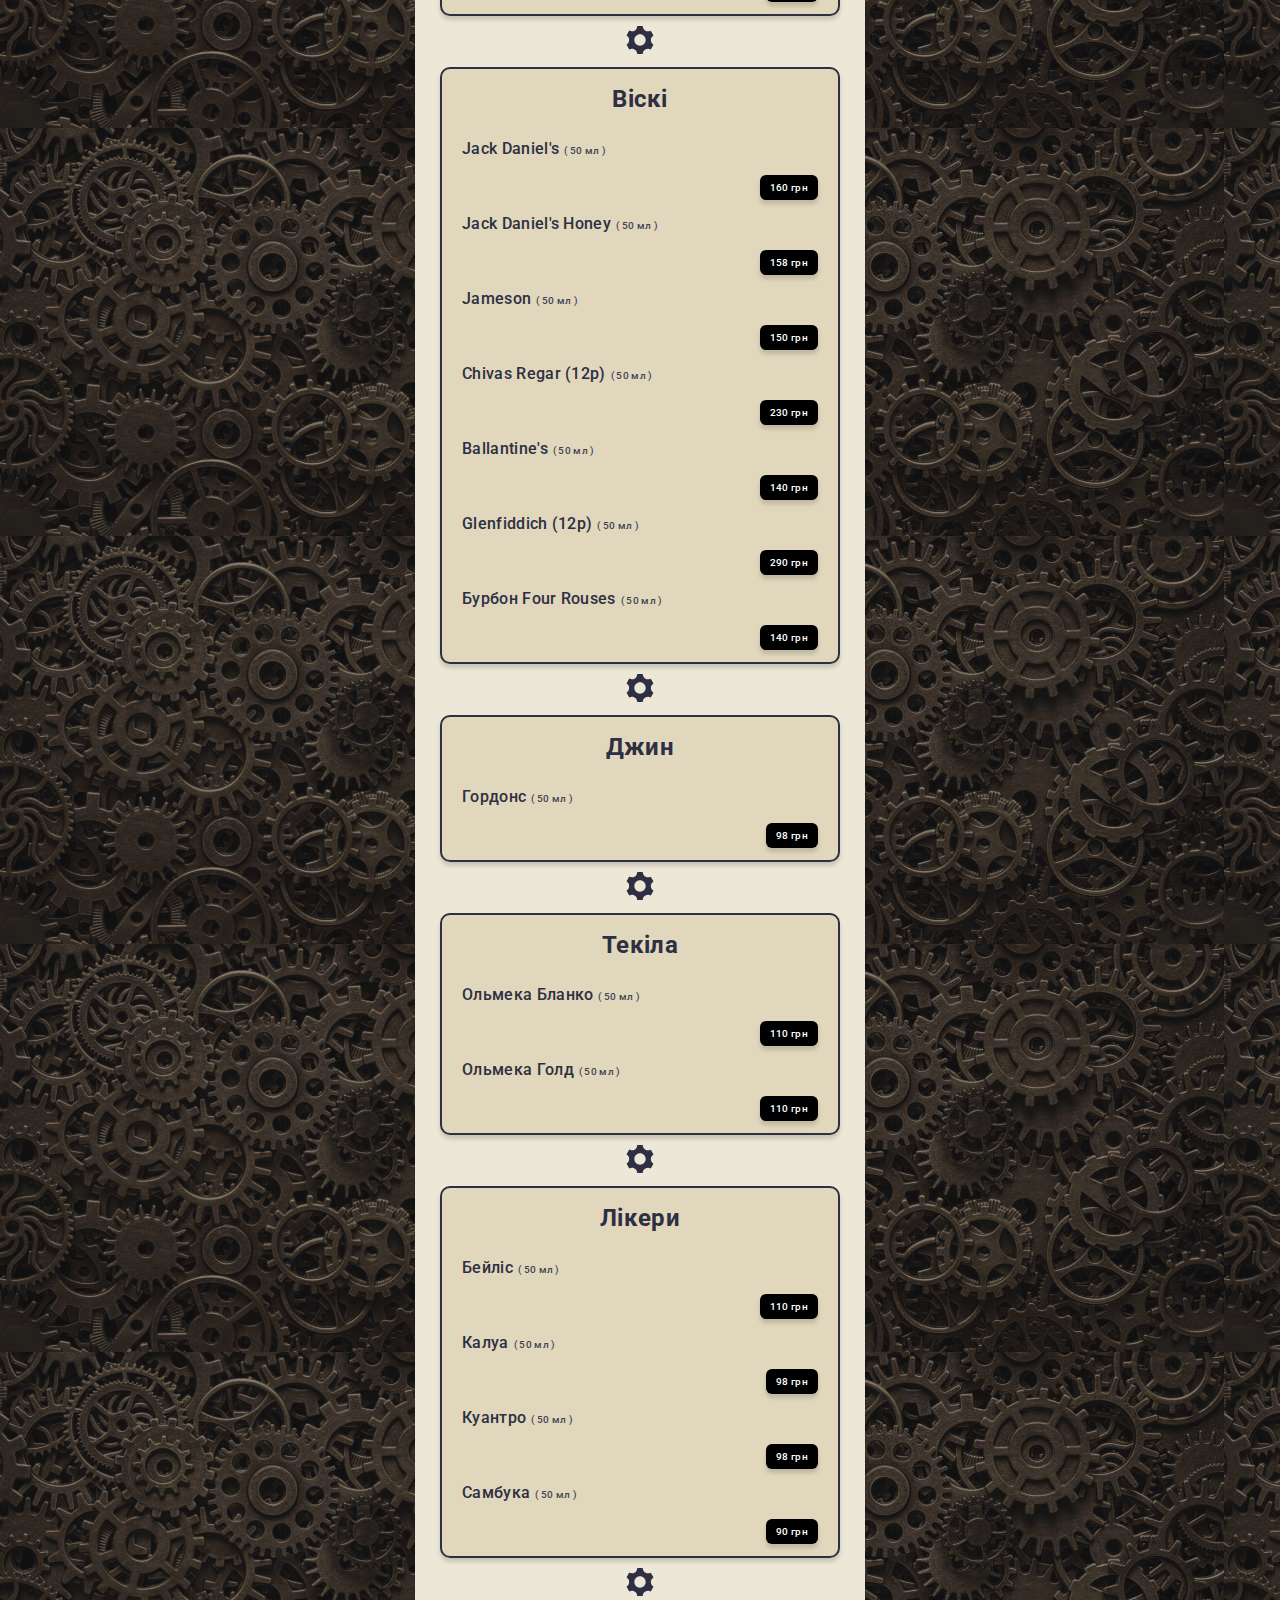
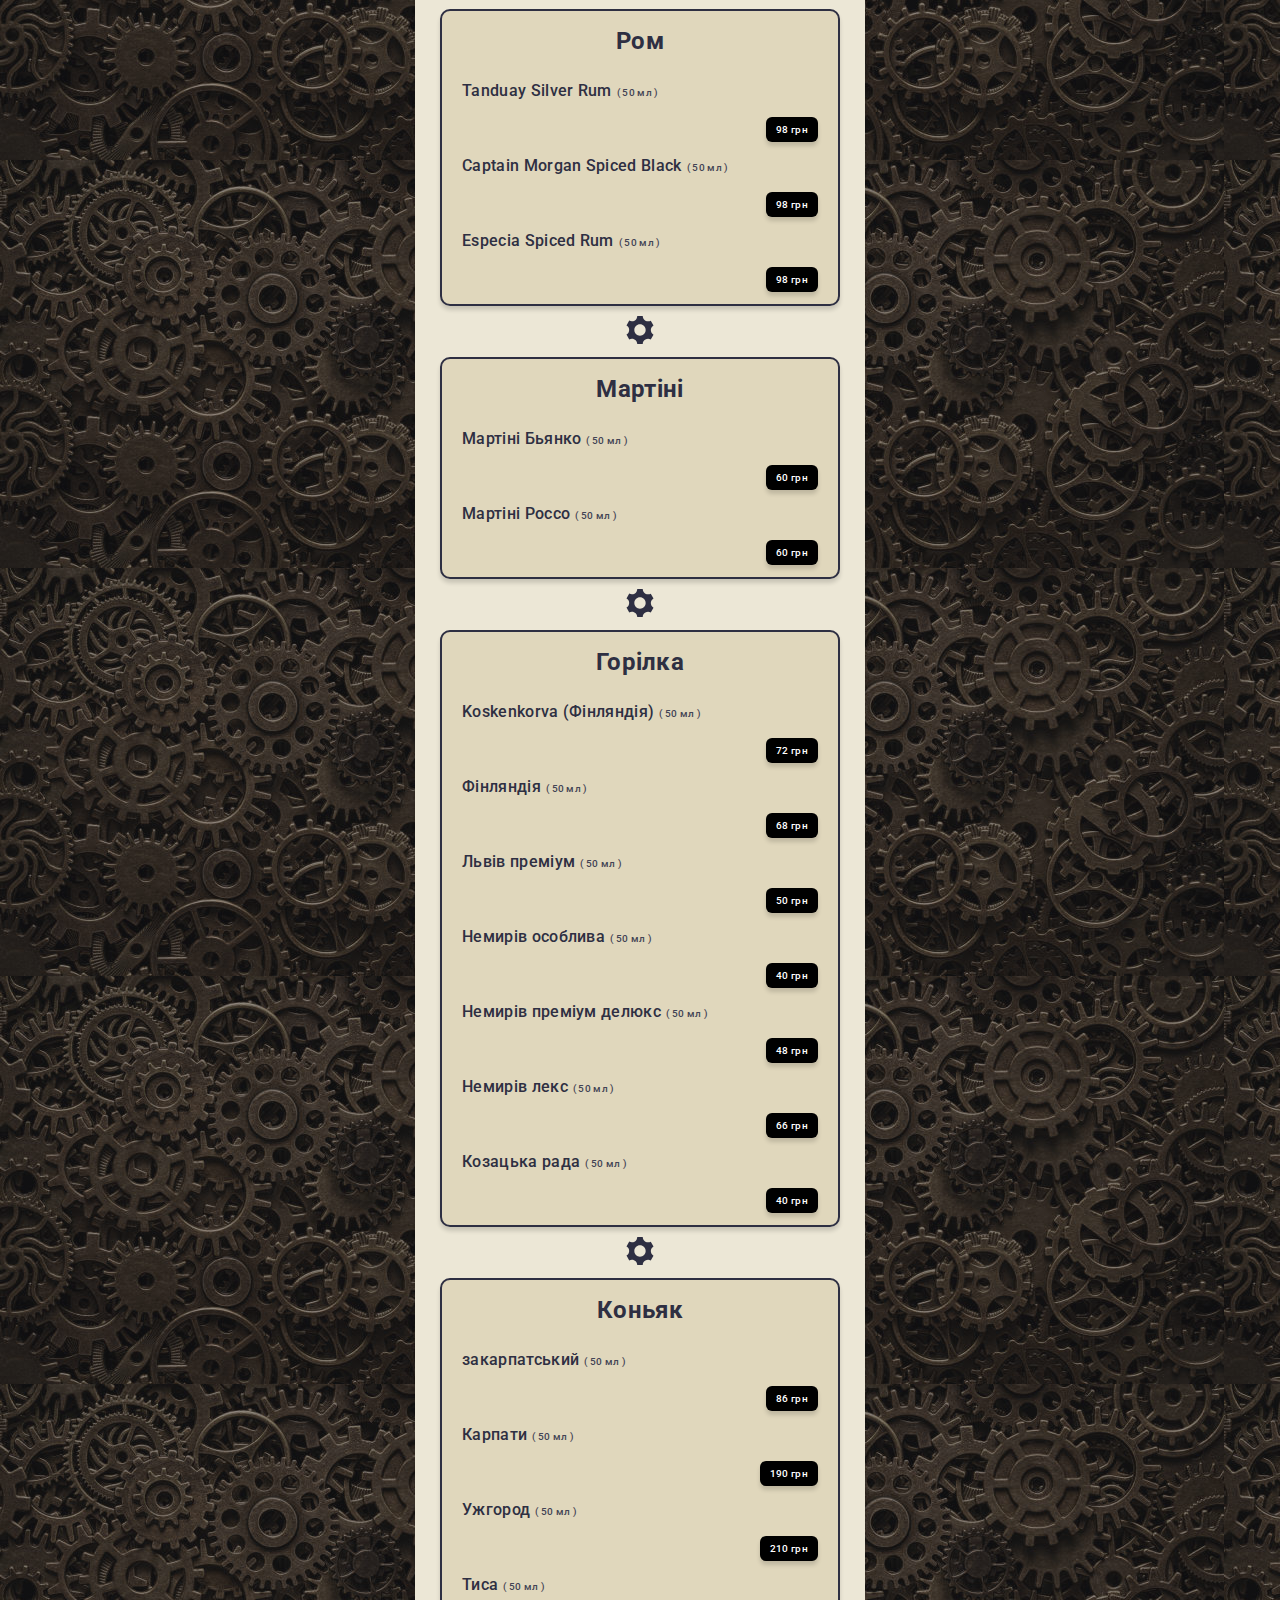
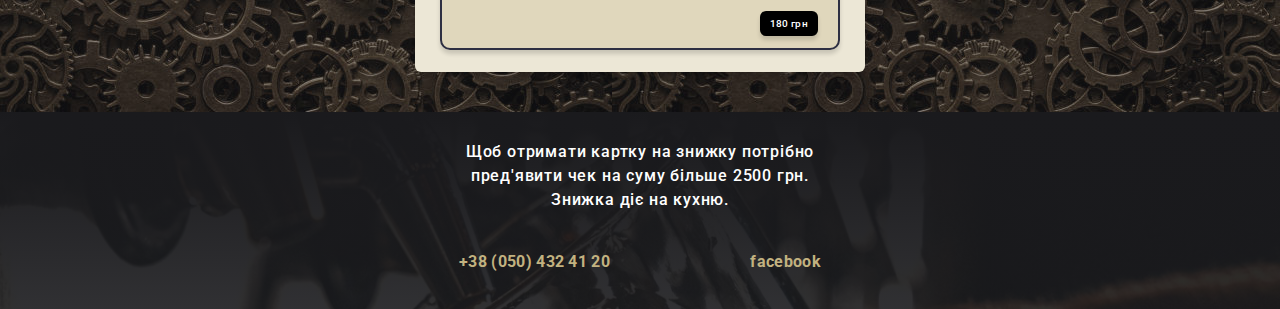
<file: drinks.html>
<!DOCTYPE html>
<html lang="en">
  <head>
    <meta charset="UTF-8" />
    <meta http-equiv="X-UA-Compatible" content="IE=edge" />
    <meta name="viewport" content="width=device-width, initial-scale=1.0" />
    <link rel="preconnect" href="https://fonts.googleapis.com" />
    <link rel="preconnect" href="https://fonts.gstatic.com" crossorigin />
    <link
      href="https://fonts.googleapis.com/css2?family=Raleway:wght@700&family=Roboto:wght@400;500;700&display=swap"
      rel="stylesheet"
    />
    <link rel="stylesheet" href="./styles/null-styles.css" />
    <link rel="stylesheet" href="./styles/index.css" />
    <script src="./script.js" defer></script>
    <title>Food menu</title>
  </head>
  <body>
    <header class="header-buttons">
      <div class="header-container">
        <a
          class="logo"
          href="./index.html"
          target="_self"
          rel="noopener nofollow norefferer"
          aria-label="main-page"
          >Rockport <span class="logo-text">PUB</span>
        </a>
        <div class="header-nav">
          <a
            class="nav-btn"
            href="./food.html"
            target="_self"
            rel="noopener nofollow norefferer"
            aria-label="kitchen"
            >Кухня</a
          >
          <a
            class="nav-btn active"
            href="#"
            target="_self"
            rel="noopener nofollow norefferer"
            aria-label="drinks"
            data-modal-open
            >Напої</a
          >
        </div>
      </div>
    </header>
    <main class="bg-theme" data-modal-close>
      <div class="backdrop is-hidden" data-modal>
        <div class="sidebar-menu">
          <ul class="sidebar-list">
            <!-- <li><a class="sidebar-link octoberfest-btn" href="./octoberfest.html">OKTOBERFEST!</a></li> -->
            <li>
              <a
                href="./cocktails.html"
                target="_self"
                rel="noopener nofollow norefferer"
                aria-label="cocktails-page"
                class="sidebar-link sidebar-btn-color pulse"
                >Коктейльна карта</a
              >
            </li>
            <li>
              <a
                href="./craft-infusions.html"
                target="_self"
                rel="noopener nofollow norefferer"
                aria-label="craft-infusions-page"
                class="sidebar-link sidebar-btn-color pulse"
                >Крафтові настоянки</a
              >
            </li>
            <li><a href="#beer" class="sidebar-link">Пивна карта</a></li>
            <li><a href="#vine-shampe" class="sidebar-link">Ігристі вина</a></li>
            <li><a href="#vine" class="sidebar-link">Тихі вина</a></li>
            <li><a href="#drinks" class="sidebar-link">Напої</a></li>
            
            <li><a href="#coffee" class="sidebar-link">Кава</a></li>
            <li><a href="#infusions" class="sidebar-link">Настоянки</a></li>
            <li>
              <a href="#craft-infusions" class="sidebar-link"
                >Крафтові настоянки</a
              >
            </li>
            <li>
              <a href="#Transcarpatian-moonshine" class="sidebar-link"
                >Закарпатська палинка</a
              >
            </li>
            <li><a href="#whiskey" class="sidebar-link">Віскі</a></li>
            <li><a href="#gin" class="sidebar-link">Джин</a></li>
            <li><a href="#tequilla" class="sidebar-link">Текіла</a></li>
            <li><a href="#liker" class="sidebar-link">Лікер</a></li>
            <li><a href="#rum" class="sidebar-link">Ром</a></li>
            <li><a href="#martini" class="sidebar-link">Мартіні</a></li>
            <li><a href="#vodka" class="sidebar-link">Горілка</a></li>
            <li><a href="#cognac" class="sidebar-link">Коньяк</a></li>
          
          </ul>
        </div>
      </div>
      <div class="main">
        <svg class="gear-img">
          <use href="./images/symbol-defs.svg#icon-gear"></use>
        </svg>
        <h1 class="main-title">Напої</h1>
        <svg class="gear-img">
          <use href="./images/symbol-defs.svg#icon-gear"></use>
        </svg>
        <section class="section">
          <h2 id="beer" class="title">Пивна карта</h2>
          <ul class="list">
            <li class="list-item">
              <h3 class="list-title">
                Гостьовий кран <span class="weight">(деталі у офіціанта)</span>
              </h3>
              <div class="list-block">
                <div class="beer-line">
                  <p class="food-disc">0.3 л</p>
                  <span class="list-price">XX грн</span>
                  <p class="food-disc beer-padding">0.5 л</p>
                  <span class="list-price">XX грн</span>
                </div>
              </div>
            </li>
            <li class="list-item">
              <h3 class="list-title">
                Flensburger <span class="weight">(світле німецьке пиво)</span>
              </h3>
              <div class="list-block">
                <div class="beer-line">
                  <p class="food-disc">0.3 л</p>
                  <span class="list-price">109 грн</span>
                  <p class="food-disc beer-padding">0.5 л</p>
                  <span class="list-price">119 грн</span>
                </div>
              </div>
            </li>
            <li class="list-item">
              <h3 class="list-title">
                Різане пиво <span class="weight">(готується за чеською технологією з 2 видів пива: Flensburger та Paulaner Dunkel)</span>
              </h3>
              <div class="list-block">
                <div class="beer-line">
                  <p class="food-disc">0.3 л</p>
                  <span class="list-price">129 грн</span>
                  <p class="food-disc beer-padding">0.5 л</p>
                  <span class="list-price">139 грн</span>
                </div>
              </div>
            </li>
            <li class="list-item">
              <h3 class="list-title">
                Paulaner <span class="weight">(пшеничне німецьке пиво)</span>
              </h3>
              <div class="list-block">
                <div class="beer-line">
                  <p class="food-disc">0.3 л</p>
                  <span class="list-price">109 грн</span>
                  <p class="food-disc beer-padding">0.5 л</p>
                  <span class="list-price">119 грн</span>
                </div>
              </div>
            </li>
            <li class="list-item">
              <h3 class="list-title">
                Pilsner Urquell
                <span class="weight"
                  >світле чеське пиво преміум класу з приємною ноткою гірчинки.
                  Найулюбленіше пиво Чехії</span
                >
              </h3>
              <div class="list-block">
                <div class="beer-line">
                  <p class="food-disc">0.3 л</p>
                  <span class="list-price">89 грн</span>
                  <p class="food-disc beer-padding">0.5 л</p>
                  <span class="list-price">99 грн</span>
                </div>
              </div>
            </li>
            <li class="list-item">
              <h3 class="list-title">
                Budweiser Budvar
                <span class="weight"
                  >світле пиво, танкового типу. Конкурент Пілснера на чеському
                  ринку за популярністю. Завдяки спеціальній конструкції має
                  мінімальний обсяг СО <span class="small-letter">2</span></span
                >
              </h3>
              <div class="list-block">
                <div class="beer-line">
                  <p class="food-disc">0.3 л</p>
                  <span class="list-price">99 грн</span>
                  <p class="food-disc beer-padding">0.5 л</p>
                  <span class="list-price">109 грн</span>
                </div>
              </div>
            </li>
            <li class="list-item">
              <h3 class="list-title">
                Paulaner Dunkel<span class="weight"
                  >(темне німецьке пиво)</span
                >
              </h3>
              <div class="list-block">
                <div class="beer-line">
                  <p class="food-disc">0.3 л</p>
                  <span class="list-price">119 грн</span>
                  <p class="food-disc beer-padding">0.5 л</p>
                  <span class="list-price">129 грн</span>
                </div>
              </div>
            </li>
            <li class="list-item">
              <h3 class="list-title">
                Gambrinus<span class="weight"
                  >одне з найпопулярніших пив у Чехії. Виготовляється компанією
                  Plzensky Prazdro</span
                >
              </h3>
              <div class="list-block">
                <div class="beer-line">
                  <p class="food-disc">0.3 л</p>
                  <span class="list-price">79 грн</span>
                  <p class="food-disc beer-padding">0.5 л</p>
                  <span class="list-price">89 грн</span>
                </div>
              </div>
            </li>
            <li class="list-item">
              <h3 class="list-title">
                Fichten IPA<span class="weight"
                  >(крафтове Закарпатське пиво)</span
                >
              </h3>
              <div class="list-block">
                <div class="beer-line">
                  <p class="food-disc">0.3 л</p>
                  <span class="list-price">59 грн</span>
                  <p class="food-disc beer-padding">0.5 л</p>
                  <span class="list-price">69 грн</span>
                </div>
              </div>
            </li>
            <li class="list-item">
              <h3 class="list-title">
                Kibler<span class="weight">(крафтове Закарпатське пиво)</span>
              </h3>
              <div class="list-block">
                <div class="beer-line">
                  <p class="food-disc">0.3 л</p>
                  <span class="list-price">59 грн</span>
                  <p class="food-disc beer-padding">0.5 л</p>
                  <span class="list-price">69 грн</span>
                </div>
              </div>
            </li>
            <li class="list-item">
              <h3 class="list-title">
                Безалкогольне пиво Paulaner<span class="weight"
                  >(німецьке пшеничне нефільтроване, пляшкове)</span
                >
              </h3>
              <div class="list-block">
                <div class="beer-line">
                  <p class="food-disc beer-padding">0.5 л</p>
                  <span class="list-price">119 грн</span>
                </div>
              </div>
            </li>
            <li class="list-item">
              <h3 class="list-title">
                Paulaner Dunkel<span class="weight"
                  >(темне пшеничне нефільтроване, з/б)</span
                >
              </h3>
              <div class="list-block">
                <div class="beer-line">
                  <p class="food-disc beer-padding">0.5 л</p>
                  <span class="list-price">99 грн</span>
                </div>
              </div>
            </li>
            <li class="list-item">
              <h3 class="list-title">
                Flensburger Weizen <span class="weight">(німецьке пшеничне пиво)</span>
              </h3>
              <div class="list-block">
                <div class="beer-line">
                  <p class="food-disc">0.5 л</p>
                  <span class="list-price">119 грн</span>
                </div>
              </div>
            </li>
            <li class="list-item">
              <h3 class="list-title">
                Flensburger Pilsener<span class="weight">(світле німецьке пиво)</span>
              </h3>
              <div class="list-block">
                <div class="beer-line">
                  <p class="food-disc">0.5 л</p>
                  <span class="list-price">119 грн</span>
                </div>
              </div>
            </li>
          </ul>
        </section>
        <svg class="gear-img">
          <use href="./images/symbol-defs.svg#icon-gear"></use>
        </svg>
        <section class="section">
          <h2 id="vine-shampe" class="title">Ігристі вина</h2>
          <ul class="list">
            <li class="list-item">
              <h3 class="list-title">
                Prosecco, Canti <span class="weight">( 750 мл )</span>
              </h3>
              <div class="list-block">
                <p class="food-disc"><strong>біле екстра сухе (Італія)</strong>, сорт винограду: глера 85%, білі сорти винограду 15%</p>
                <span class="list-price">900 грн</span>
              </div>
            </li>
            <li class="list-item">
              <h3 class="list-title">Cantisecco, Canti</h3>
              <div class="list-block">
                <p class="food-disc"><strong>біле  сухе (Італія)</strong>, сорт винограду: шардоне, требіоно, москато, глера</p>
                <span class="list-price">700 грн</span>
              </div>
            </li>
            <li class="list-item">
              <h3 class="list-title">Cava Jaume Serra Brut.J.Garcia Carrion</h3>
              <div class="list-block">
                <p class="food-disc"><strong>біле  сухе (Іспанія)</strong>, сорт винограду: макабео, ксерело, парельяда </p>
                <span class="list-price">800 грн</span>
              </div>
            </li>
            <li class="list-item">
              <h3 class="list-title">
                Lambrusco dell Emilia Bianco (amiable) Chiarl 
              </h3>
              <div class="list-block">
                <p class="food-disc utils-mr-btm "><strong>біле н/сол. (Італія)</strong>, сорт винограду: макабео, ксерело, парельяда </p>
                <div class="beer-line">
                  <p class="food-disc">100 мл</p>
                  <span class="list-price">75 грн</span>
                  <p class="food-disc beer-padding">750 мл</p>
                  <span class="list-price">550 грн</span>
                </div>
              </div>
            </li>

            
          </ul>
          <h2 id="vine" class="title">Тихі вина</h2>
          <h3 class="list-title" style="text-align: left; padding-left: 20px; font-size: 22px;">
            Біле вино 
          </h3>
          <ul class="list">
            <li class="list-item">
              <h3 class="list-title" >
                Pinot Gridgio Dell Venezia DOC Essere, Cesari 
              </h3>
              <div class="list-block">
                <p class="food-disc utils-mr-btm "><strong>біле екстра  сухе (Італія)</strong>, сорт винограду: піно гріджіо 100%</p>
                <div class="beer-line">
                  <p class="food-disc">100 мл</p>
                  <span class="list-price">90 грн</span>
                  <p class="food-disc beer-padding">750 мл</p>
                  <span class="list-price">620 грн</span>
                </div>
              </div>
            </li>
            <li class="list-item">
              <h3 class="list-title">
                Muscat, Baron d'Arignac 
              </h3>
              <div class="list-block">
                <p class="food-disc utils-mr-btm "><strong>біле  н/сол (Іспанія)</strong>, сорт винограду: мускат 100% </p>
                <div class="beer-line">
                  <p class="food-disc">100 мл</p>
                  <span class="list-price">80 грн</span>
                  <p class="food-disc beer-padding">750 мл</p>
                  <span class="list-price">500 грн</span>
                </div>
              </div>
            </li>
            <li class="list-item">
              <h3 class="list-title">
                Valdebaron Blanco, Bodegas Olarra 
              </h3>
              <div class="list-block">
                <p class="food-disc utils-mr-btm "><strong>біле  сухе (Іспанія)</strong>, сорт винограду: тампранільйо блан 100% </p>
                <div class="beer-line">
                  <p class="food-disc">100 мл</p>
                  <span class="list-price">106 грн</span>
                  <p class="food-disc beer-padding">750 мл</p>
                  <span class="list-price">750 грн</span>
                </div>
              </div>
            </li>
            <li class="list-item">
              <h3 class="list-title">
                Riesling Trocken, Dr.Loosen 
              </h3>
              <div class="list-block">
                <p class="food-disc utils-mr-btm "><strong>біле  сухе (Німеччина)</strong>, сорт винограду: рослінг 100%</p>
                <div class="beer-line">
                  <p class="food-disc">100 мл</p>
                  <span class="list-price">106 грн</span>
                  <p class="food-disc beer-padding">750 мл</p>
                  <span class="list-price">750 грн</span>
                </div>
              </div>
            </li>
            <li class="list-item">
              <h3 class="list-title">
                Gazela Vinho Verde, Sogrape Vinhos 
              </h3>
              <div class="list-block">
                <p class="food-disc utils-mr-btm "><strong>біле  н/сухе (Португалія)</strong>, сорт винограду: педерна, азал, лурейра, тражадура </p>
                <div class="beer-line">
                  <p class="food-disc">100 мл</p>
                  <span class="list-price">80 грн</span>
                  <p class="food-disc beer-padding">750 мл</p>
                  <span class="list-price">500 грн</span>
                </div>
              </div>
            </li>
            <li class="list-item">
              <h3 class="list-title">
                Sauvignon Blanc, Marlborough Sun 
              </h3>
              <div class="list-block">
                <p class="food-disc utils-mr-btm "><strong>біле  сухе (Нова ЗЕландія)</strong>, сорт винограду: Савіньйон блан 100% </p>
                <div class="beer-line">
                  <p class="food-disc">100 мл</p>
                  <span class="list-price">150 грн</span>
                  <p class="food-disc beer-padding">750 мл</p>
                  <span class="list-price">980 грн</span>
                </div>
              </div>
            </li>

            
          </ul>
          <h3 class="list-title" style="text-align: left; padding-left: 20px; font-size: 22px;">
            Рожеве вино 
          </h3>
          <ul class="list">
            <li class="list-item">
              <h3 class="list-title" >
                Rose, The Grinder
              </h3>
              <div class="list-block">
                <p class="food-disc utils-mr-btm "><strong>рожеве сухе (ПАР)</strong>, сорт винограду: сенсо 100%</p>
                <div class="beer-line">
                  <p class="food-disc">100 мл</p>
                  <span class="list-price">110 грн</span>
                  <p class="food-disc beer-padding">750 мл</p>
                  <span class="list-price">760 грн</span>
                </div>
              </div>
            </li>
          </ul>
          <h3 class="list-title" style="text-align: left; padding-left: 20px; font-size: 22px;">
            Червоне вино 
          </h3>
          <ul class="list">
            <li class="list-item">
              <h3 class="list-title" >
                Entrecote, Gourmet Pere&Fils
              </h3>
              <div class="list-block">
                <p class="food-disc utils-mr-btm "><strong>червоне н/сухе (Франція)</strong>, сорт винограду: каберне совіньйон, сіра, мерло</p>
                <div class="beer-line">
                  <p class="food-disc">100 мл</p>
                  <span class="list-price">110 грн</span>
                  <p class="food-disc beer-padding">750 мл</p>
                  <span class="list-price">760 грн</span>
                </div>
              </div>
            </li>
            <li class="list-item">
              <h3 class="list-title" >
                Merlot, Baron d'Arignac
              </h3>
              <div class="list-block">
                <p class="food-disc utils-mr-btm "><strong>червоне сухе (Іспанія)</strong>, сорт винограду: мерло 100%</p>
                <div class="beer-line">
                  <p class="food-disc">100 мл</p>
                  <span class="list-price">80 грн</span>
                  <p class="food-disc beer-padding">750 мл</p>
                  <span class="list-price">500 грн</span>
                </div>
              </div>
            </li>
            <li class="list-item">
              <h3 class="list-title" >
                Shiraz, The Grinder
              </h3>
              <div class="list-block">
                <p class="food-disc utils-mr-btm "><strong>червоне сухе (ПАР)</strong>, сорт винограду: шираз 100%</p>
                <div class="beer-line">
                  <p class="food-disc">100 мл</p>
                  <span class="list-price">116 грн</span>
                  <p class="food-disc beer-padding">750 мл</p>
                  <span class="list-price">800 грн</span>
                </div>
              </div>
            </li>
            <li class="list-item">
              <h3 class="list-title" >
                Pinot Noir, Petes Pure
              </h3>
              <div class="list-block">
                <p class="food-disc utils-mr-btm "><strong>червоне сухе (Австралія)</strong>, сорт винограду: рубіред, піна нуар</p>
                <div class="beer-line">
                  <p class="food-disc">100 мл</p>
                  <span class="list-price">130 грн</span>
                  <p class="food-disc beer-padding">750 мл</p>
                  <span class="list-price">900 грн</span>
                </div>
              </div>
            </li>
          </ul>
          <h3 class="list-title" style="text-align: left; padding-left: 20px; font-size: 22px;">
            Безалкогольне вино 
          </h3>
          <ul class="list">
            <li class="list-item">
              <h3 class="list-title" >
                Вино Muscat Natureo безалькогольне
              </h3>
              <div class="list-block">
                <p class="food-disc utils-mr-btm "><strong>біле н/сол (Іспанія)</strong></p>
                <div class="beer-line">
                  <p class="food-disc">100 мл</p>
                  <span class="list-price">130 грн</span>
                  <p class="food-disc beer-padding">750 мл</p>
                  <span class="list-price">900 грн</span>
                </div>
              </div>
            </li>
          </ul>
        </section>
        <svg class="gear-img">
          <use href="./images/symbol-defs.svg#icon-gear"></use>
        </svg>
        <section class="section">
          <h2 id="drinks" class="title">Вино на розлив</h2>
          <ul class="list">
            <li class="list-item">
              <h3 class="list-title">
                Просеко <span class="weight">( 100 мл )</span>
              </h3>
              <div class="list-block">
                <span class="list-price">69 грн</span>
              </div>
            </li>
           
          </ul>
        </section>
        <svg class="gear-img">
          <use href="./images/symbol-defs.svg#icon-gear"></use>
        </svg>
        <section class="section">
          <h2 id="drinks" class="title">Напої</h2>
          <ul class="list">
            <li class="list-item">
              <h3 class="list-title">
                Лимонад в асортименті <span class="weight">( 400 мл )</span>
              </h3>
              <div class="list-block">
                <span class="list-price">99 грн</span>
              </div>
            </li>
            <li class="list-item">
              <h3 class="list-title">Мохіто безалкогольне</h3>
              <div class="list-block">
                <span class="list-price">109 грн</span>
              </div>
            </li>
            <li class="list-item">
              <h3 class="list-title">
                Фреш яблучний <span class="weight">( 250 мл )</span>
              </h3>
              <div class="list-block">
                <span class="list-price">89 грн</span>
              </div>
            </li>
            <li class="list-item">
              <h3 class="list-title">Burn</h3>
              <div class="list-block">
                <span class="list-price">79 uhy</span>
              </div>
            </li>
            <li class="list-item">
              <h3 class="list-title">Кока-кола, фанта, спрайт</h3>
              <div class="list-block">
                <span class="list-price">49 грн</span>
              </div>
            </li>
            <li class="list-item">
              <h3 class="list-title">
                Швепс <span class="weight">( 250 мл )</span>
              </h3>
              <div class="list-block">
                <span class="list-price">49 грн</span>
              </div>
            </li>
            <li class="list-item">
              <h3 class="list-title">
                Шаянська <span class="weight">( 0.5 л )</span>
              </h3>
              <div class="list-block">
                <span class="list-price">59 грн</span>
              </div>
            </li>
            <li class="list-item">
              <h3 class="list-title">
                Сік в асортименті <span class="weight">( 220 мл )</span>
              </h3>
              <div class="list-block">
                <span class="list-price">49 грн</span>
              </div>
            </li>
            <li class="list-item">
              <h3 class="list-title">
                Березовий сік <span class="weight">( 300 мл )</span>
              </h3>
              <div class="list-block">
                <span class="list-price">69 грн</span>
              </div>
            </li>
            <li class="list-item">
              <h3 class="list-title">
                Чай чорний, зелений, трав'яний, фруктовий
              </h3>
              <div class="list-block">
                <span class="list-price">79 грн</span>
              </div>
            </li>
          </ul>
        </section>
        <svg class="gear-img">
          <use href="./images/symbol-defs.svg#icon-gear"></use>
        </svg>
        
        <section class="section">
          <h2 id="coffee" class="title">Кава</h2>
          <ul class="list">
            <li class="list-item">
              <h3 class="list-title">Еспрессо</h3>
              <div class="list-block">
                <span class="list-price">39 грн</span>
              </div>
            </li>
            <li class="list-item">
              <h3 class="list-title">Капучіно</h3>
              <div class="list-block">
                <span class="list-price">49 грн</span>
              </div>
            </li>
            <li class="list-item">
              <h3 class="list-title">Лавандове Капучіно</h3>
              <div class="list-block">
                <span class="list-price">59 грн</span>
              </div>
            </li>
            <li class="list-item">
              <h3 class="list-title">Американо</h3>
              <div class="list-block">
                <span class="list-price">39 грн</span>
              </div>
            </li>
            <li class="list-item">
              <h3 class="list-title">Рістретто</h3>
              <div class="list-block">
                <span class="list-price">39 грн</span>
              </div>
            </li>
            <li class="list-item">
              <h3 class="list-title">Латте</h3>
              <div class="list-block">
                <span class="list-price">65 грн</span>
              </div>
            </li>
            <li class="list-item">
              <h3 class="list-title">Молоко до кави</h3>
              <div class="list-block">
                <span class="list-price">10 грн</span>
              </div>
            </li>
            <li class="list-item">
              <h3 class="list-title">Вершки</h3>
              <div class="list-block">
                <span class="list-price">10 грн</span>
              </div>
            </li>
            <li class="list-item">
              <h3 class="list-title">Кава без кофеїну</h3>
              <div class="list-block">
                <span class="list-price">+15 грн</span>
              </div>
            </li>
            <li class="list-item">
              <h3 class="list-title">Бейліс кава</h3>
              <div class="list-block">
                <span class="list-price">150 грн</span>
              </div>
            </li>
          </ul>
        </section>
        <svg class="gear-img">
          <use href="./images/symbol-defs.svg#icon-gear"></use>
        </svg>
        <section class="section">
          <h2 id="infusions" class="title">Настоянки</h2>
          <ul class="list">
            <li class="list-item">
              <h3 class="list-title">
                Becherovka<span class="weight">( 50 мл )</span>
              </h3>
              <div class="list-block">
                <span class="list-price">82 грн</span>
              </div>
            </li>
            <li class="list-item">
              <h3 class="list-title">
                Becherovka (лимонна)<span class="weight">( 50 мл )</span>
              </h3>
              <div class="list-block">
                <span class="list-price">78 грн</span>
              </div>
            </li>
            <li class="list-item">
              <h3 class="list-title">
                Jagermeister<span class="weight">( 50 мл )</span>
              </h3>
              <div class="list-block">
                <span class="list-price">98 грн</span>
              </div>
            </li>
            <li class="list-item">
              <h3 class="list-title">
                Campari Bitter Aperitiv<span class="weight">( 50 мл )</span>
              </h3>
              <div class="list-block">
                <span class="list-price">90 грн</span>
              </div>
            </li>
            <li class="list-item">
              <h3 class="list-title">
                Absenta Xenta<span class="weight">( 50 мл )</span>
              </h3>
              <div class="list-block">
                <span class="list-price">170 грн</span>
              </div>
            </li>
          </ul>
        </section>
        <svg class="gear-img">
          <use href="./images/symbol-defs.svg#icon-gear"></use>
        </svg>
        <!-- <section class="section">
          <h2 id="craft-infusions" class="title">Крафтові настоянки у асортименті</h2>
          <ul class="list">
            <li class="list-item">
              <h3 class="list-title">
                Лімончелло<span class="weight">( 50 мл )</span>
              </h3>
              <div class="list-block">
                <span class="list-price">38 грн</span>
              </div>
            </li>
            <li class="list-item">
              <h3 class="list-title">
                Обліпиха<span class="weight">( 50 мл )</span>
              </h3>
              <div class="list-block">
                <span class="list-price">38 грн</span>
              </div>
            </li>
            <li class="list-item">
              <h3 class="list-title">
                Вишня<span class="weight">( 50 мл )</span>
              </h3>
              <div class="list-block">
                <span class="list-price">38 грн</span>
              </div>
            </li>
            <li class="list-item">
              <h3 class="list-title">
                Малина<span class="weight">( 50 мл )</span>
              </h3>
              <div class="list-block">
                <span class="list-price">38 грн</span>
                <a class="cocktails-link pulse" href="./cocktails.html"
                  >* Більше настоянок в окремомому меню *</a
                >
              </div>
            </li>
          </ul>
        </section> -->
        <!-- <svg class="gear-img">
          <use href="./images/symbol-defs.svg#icon-gear"></use>
        </svg> -->
        <section class="section">
          <h2 id="Transcarpatian-moonshine" class="title">
            Закарпатська палинка
          </h2>
          <ul class="list">
            <li class="list-item">
              <h3 class="list-title">
                Грушева<span class="weight">( 50 мл )</span>
              </h3>
              <div class="list-block">
                <span class="list-price">78 грн</span>
              </div>
            </li>
            <li class="list-item">
              <h3 class="list-title">
                Айвова<span class="weight">( 50 мл )</span>
              </h3>
              <div class="list-block">
                <span class="list-price">78 грн</span>
              </div>
            </li>
            <li class="list-item">
              <h3 class="list-title">
                Черешнева<span class="weight">( 50 мл )</span>
              </h3>
              <div class="list-block">
                <span class="list-price">78 грн</span>
              </div>
            </li>
            <li class="list-item">
              <h3 class="list-title">
                Яблучна<span class="weight">( 50 мл )</span>
              </h3>
              <div class="list-block">
                <span class="list-price">68 грн</span>
              </div>
            </li>
            <li class="list-item">
              <h3 class="list-title">
                Сливова<span class="weight">( 50 мл )</span>
              </h3>
              <div class="list-block">
                <span class="list-price">68 грн</span>
              </div>
            </li>
            <li class="list-item">
              <h3 class="list-title">
                Горіхова<span class="weight">( 50 мл )</span>
              </h3>
              <div class="list-block">
                <span class="list-price">70 грн</span>
              </div>
            </li>
          </ul>
        </section>
        <svg class="gear-img">
          <use href="./images/symbol-defs.svg#icon-gear"></use>
        </svg>
        <section class="section">
          <h2 id="whiskey" class="title">Віскі</h2>
          <ul class="list">
            <li class="list-item">
              <h3 class="list-title">
                Jack Daniel's<span class="weight">( 50 мл )</span>
              </h3>
              <div class="list-block">
                <span class="list-price">160 грн</span>
              </div>
            </li>
            <li class="list-item">
              <h3 class="list-title">
                Jack Daniel's Honey<span class="weight">( 50 мл )</span>
              </h3>
              <div class="list-block">
                <span class="list-price">158 грн</span>
              </div>
            </li>
            <li class="list-item">
              <h3 class="list-title">
                Jameson<span class="weight">( 50 мл )</span>
              </h3>
              <div class="list-block">
                <span class="list-price">150 грн</span>
              </div>
            </li>
            <li class="list-item">
              <h3 class="list-title">
                Chivas Regar (12p)<span class="weight">( 50 мл )</span>
              </h3>
              <div class="list-block">
                <span class="list-price">230 грн</span>
              </div>
            </li>
            <li class="list-item">
              <h3 class="list-title">
                Ballantine's<span class="weight">( 50 мл )</span>
              </h3>
              <div class="list-block">
                <span class="list-price">140 грн</span>
              </div>
            </li>
            <li class="list-item">
              <h3 class="list-title">
                Glenfiddich (12p)<span class="weight">( 50 мл )</span>
              </h3>
              <div class="list-block">
                <span class="list-price">290 грн</span>
              </div>
            </li>
            <li class="list-item">
              <h3 class="list-title">
                Бурбон Four Rouses<span class="weight">( 50 мл )</span>
              </h3>
              <div class="list-block">
                <span class="list-price">140 грн</span>
              </div>
            </li>
          </ul>
        </section>
        <svg class="gear-img">
          <use href="./images/symbol-defs.svg#icon-gear"></use>
        </svg>
        <!-- <section class="section">
          <h2 id="gin" class="title">Топ коктейль</h2>
          <ul class="list">
            <li class="list-item">
              <h3 class="list-title">
                Мохіто алкогольне<span class="weight">( 220 мл )</span>
              </h3>
              <div class="list-block">
                <span class="list-price">119 грн</span>
              </div>
            </li>
            <li class="list-item">
              <h3 class="list-title">
                Апероль Шпріц<span class="weight">( 210 мл )</span>
              </h3>
              <div class="list-block">
                <span class="list-price">159 грн</span>
              </div>
            </li>
            <li class="list-item">
              <h3 class="list-title">
                Піна Колада<span class="weight">( 200 мл )</span>
              </h3>
              <div class="list-block">
                <span class="list-price">189 грн</span>
              </div>
            </li>
            <li class="list-item">
              <h3 class="list-title">
                Джин Тонік<span class="weight">( 100 мл )</span>
              </h3>
              <div class="list-block">
                <span class="list-price">129 грн</span>
              </div>
            </li>
            <li class="list-item">
              <h3 class="list-title">
                Сангрія<span class="weight">( 220 мл )</span>
              </h3>
              <div class="list-block">
                <span class="list-price">89 грн</span>
              </div>
            </li>
          </ul>
        </section> -->
        <!-- <svg class="gear-img">
          <use href="./images/symbol-defs.svg#icon-gear"></use>
        </svg> -->
        <section class="section">
          <h2 id="gin" class="title">Джин</h2>
          <ul class="list">
            <li class="list-item">
              <h3 class="list-title">
                Гордонс<span class="weight">( 50 мл )</span>
              </h3>
              <div class="list-block">
                <span class="list-price">98 грн</span>
              </div>
            </li>
          </ul>
        </section>
        <svg class="gear-img">
          <use href="./images/symbol-defs.svg#icon-gear"></use>
        </svg>
        <section class="section">
          <h2 id="tequilla" class="title">Текіла</h2>
          <ul class="list">
            <li class="list-item">
              <h3 class="list-title">
                Ольмека Бланко<span class="weight">( 50 мл )</span>
              </h3>
              <div class="list-block">
                <span class="list-price">110 грн</span>
              </div>
            </li>
            <li class="list-item">
              <h3 class="list-title">
                Ольмека Голд<span class="weight">( 50 мл )</span>
              </h3>
              <div class="list-block">
                <span class="list-price">110 грн</span>
              </div>
            </li>
          </ul>
        </section>
        <svg class="gear-img">
          <use href="./images/symbol-defs.svg#icon-gear"></use>
        </svg>
        <section class="section">
          <h2 id="liker" class="title">Лікери</h2>
          <ul class="list">
            <li class="list-item">
              <h3 class="list-title">
                Бейліс<span class="weight">( 50 мл )</span>
              </h3>
              <div class="list-block">
                <span class="list-price">110 грн</span>
              </div>
            </li>
            <li class="list-item">
              <h3 class="list-title">
                Калуа<span class="weight">( 50 мл )</span>
              </h3>
              <div class="list-block">
                <span class="list-price">98 грн</span>
              </div>
            </li>
            <li class="list-item">
              <h3 class="list-title">
                Куантро<span class="weight">( 50 мл )</span>
              </h3>
              <div class="list-block">
                <span class="list-price">98 грн</span>
              </div>
            </li>
            <li class="list-item">
              <h3 class="list-title">
                Самбука<span class="weight">( 50 мл )</span>
              </h3>
              <div class="list-block">
                <span class="list-price">90 грн</span>
              </div>
            </li>
          </ul>
        </section>
        <svg class="gear-img">
          <use href="./images/symbol-defs.svg#icon-gear"></use>
        </svg>
        <section class="section">
          <h2 id="rum" class="title">Ром</h2>
          <ul class="list">
            <li class="list-item">
              <h3 class="list-title">
                Tanduay Silver Rum<span class="weight">( 50 мл )</span>
              </h3>
              <div class="list-block">
                <span class="list-price">98 грн</span>
              </div>
            </li>
            <li class="list-item">
              <h3 class="list-title">
                Captain Morgan Spiced Black<span class="weight">( 50 мл )</span>
              </h3>
              <div class="list-block">
                <span class="list-price">98 грн</span>
              </div>
            </li>
            <li class="list-item">
              <h3 class="list-title">
           Especia Spiced Rum<span class="weight">( 50 мл )</span>
              </h3>
              <div class="list-block">
                <span class="list-price">98 грн</span>
              </div>
            </li>
          </ul>
        </section>
        <svg class="gear-img">
          <use href="./images/symbol-defs.svg#icon-gear"></use>
        </svg>
        <section class="section">
          <h2 id="martini" class="title">Мартіні</h2>
          <ul class="list">
            <li class="list-item">
              <h3 class="list-title">
                Мартіні Бьянко<span class="weight">( 50 мл )</span>
              </h3>
              <div class="list-block">
                <span class="list-price">60 грн</span>
              </div>
            </li>
            <li class="list-item">
              <h3 class="list-title">
                Мартіні Россо<span class="weight">( 50 мл )</span>
              </h3>
              <div class="list-block">
                <span class="list-price">60 грн</span>
              </div>
            </li>
          </ul>
        </section>
        <svg class="gear-img">
          <use href="./images/symbol-defs.svg#icon-gear"></use>
        </svg>
        <section class="section">
          <h2 id="vodka" class="title">Горілка</h2>
          <ul class="list">
            <li class="list-item">
              <h3 class="list-title">
                Koskenkorva (Фінляндія)<span class="weight">( 50 мл )</span>
              </h3>
              <div class="list-block">
                <span class="list-price">72 грн</span>
              </div>
            </li>
            <li class="list-item">
              <h3 class="list-title">
                Фінляндія<span class="weight">( 50 мл )</span>
              </h3>
              <div class="list-block">
                <span class="list-price">68 грн</span>
              </div>
            </li>
            <li class="list-item">
              <h3 class="list-title">
                Львів преміум<span class="weight">( 50 мл )</span>
              </h3>
              <div class="list-block">
                <span class="list-price">50 грн</span>
              </div>
            </li>
            <li class="list-item">
              <h3 class="list-title">
                Немирів особлива<span class="weight">( 50 мл )</span>
              </h3>
              <div class="list-block">
                <span class="list-price">40 грн</span>
              </div>
            </li>
            <li class="list-item">
              <h3 class="list-title">
                Немирів преміум делюкс<span class="weight">( 50 мл )</span>
              </h3>
              <div class="list-block">
                <span class="list-price">48 грн</span>
              </div>
            </li>
            <li class="list-item">
              <h3 class="list-title">
                Немирів лекс<span class="weight">( 50 мл )</span>
              </h3>
              <div class="list-block">
                <span class="list-price">66 грн</span>
              </div>
            </li>
            <li class="list-item">
              <h3 class="list-title">
                Козацька рада<span class="weight">( 50 мл )</span>
              </h3>
              <div class="list-block">
                <span class="list-price">40 грн</span>
              </div>
            </li>
          </ul>
        </section>
        <svg class="gear-img">
          <use href="./images/symbol-defs.svg#icon-gear"></use>
        </svg>
        <section class="section">
          <h2 id="cognac" class="title">Коньяк</h2>
          <ul class="list">
            <li class="list-item">
              <h3 class="list-title">
                закарпатський<span class="weight">( 50 мл )</span>
              </h3>
              <div class="list-block">
                <span class="list-price">86 грн</span>
              </div>
            </li>
            <li class="list-item">
              <h3 class="list-title">
                Карпати<span class="weight">( 50 мл )</span>
              </h3>
              <div class="list-block">
                <span class="list-price">190 грн</span>
              </div>
            </li>
            <li class="list-item">
              <h3 class="list-title">
                Ужгород<span class="weight">( 50 мл )</span>
              </h3>
              <div class="list-block">
                <span class="list-price">210 грн</span>
              </div>
            </li>
            <li class="list-item">
              <h3 class="list-title">
                Тиса<span class="weight">( 50 мл )</span>
              </h3>
              <div class="list-block">
                <span class="list-price">180 грн</span>
              </div>
            </li>
          </ul>
        </section>
       
      </div>
    </main>
    <footer class="footer-bg">
      <div class="footer-content">
        <p class="foot-text pulse">
          Щоб отримати картку на знижку потрібно пред'явити чек на суму більше
          2500 грн. Знижка діє на кухню.
        </p>
        <div class="foot-links">
          <a
            class="foot-link"
            href="tel:+380504324120"
            rel="noopener nofollow norefferer"
            aria-label="call"
            >+38 (050) 432 41 20</a
          >
          <a
            class="foot-link"
            target="_blank"
            rel="noopener nofollow norefferer"
            aria-label="facebook-page"
            href="https://www.facebook.com/RockportPub/"
            >facebook</a
          >
        </div>
      </div>
    </footer>
  </body>
</html>
</file>
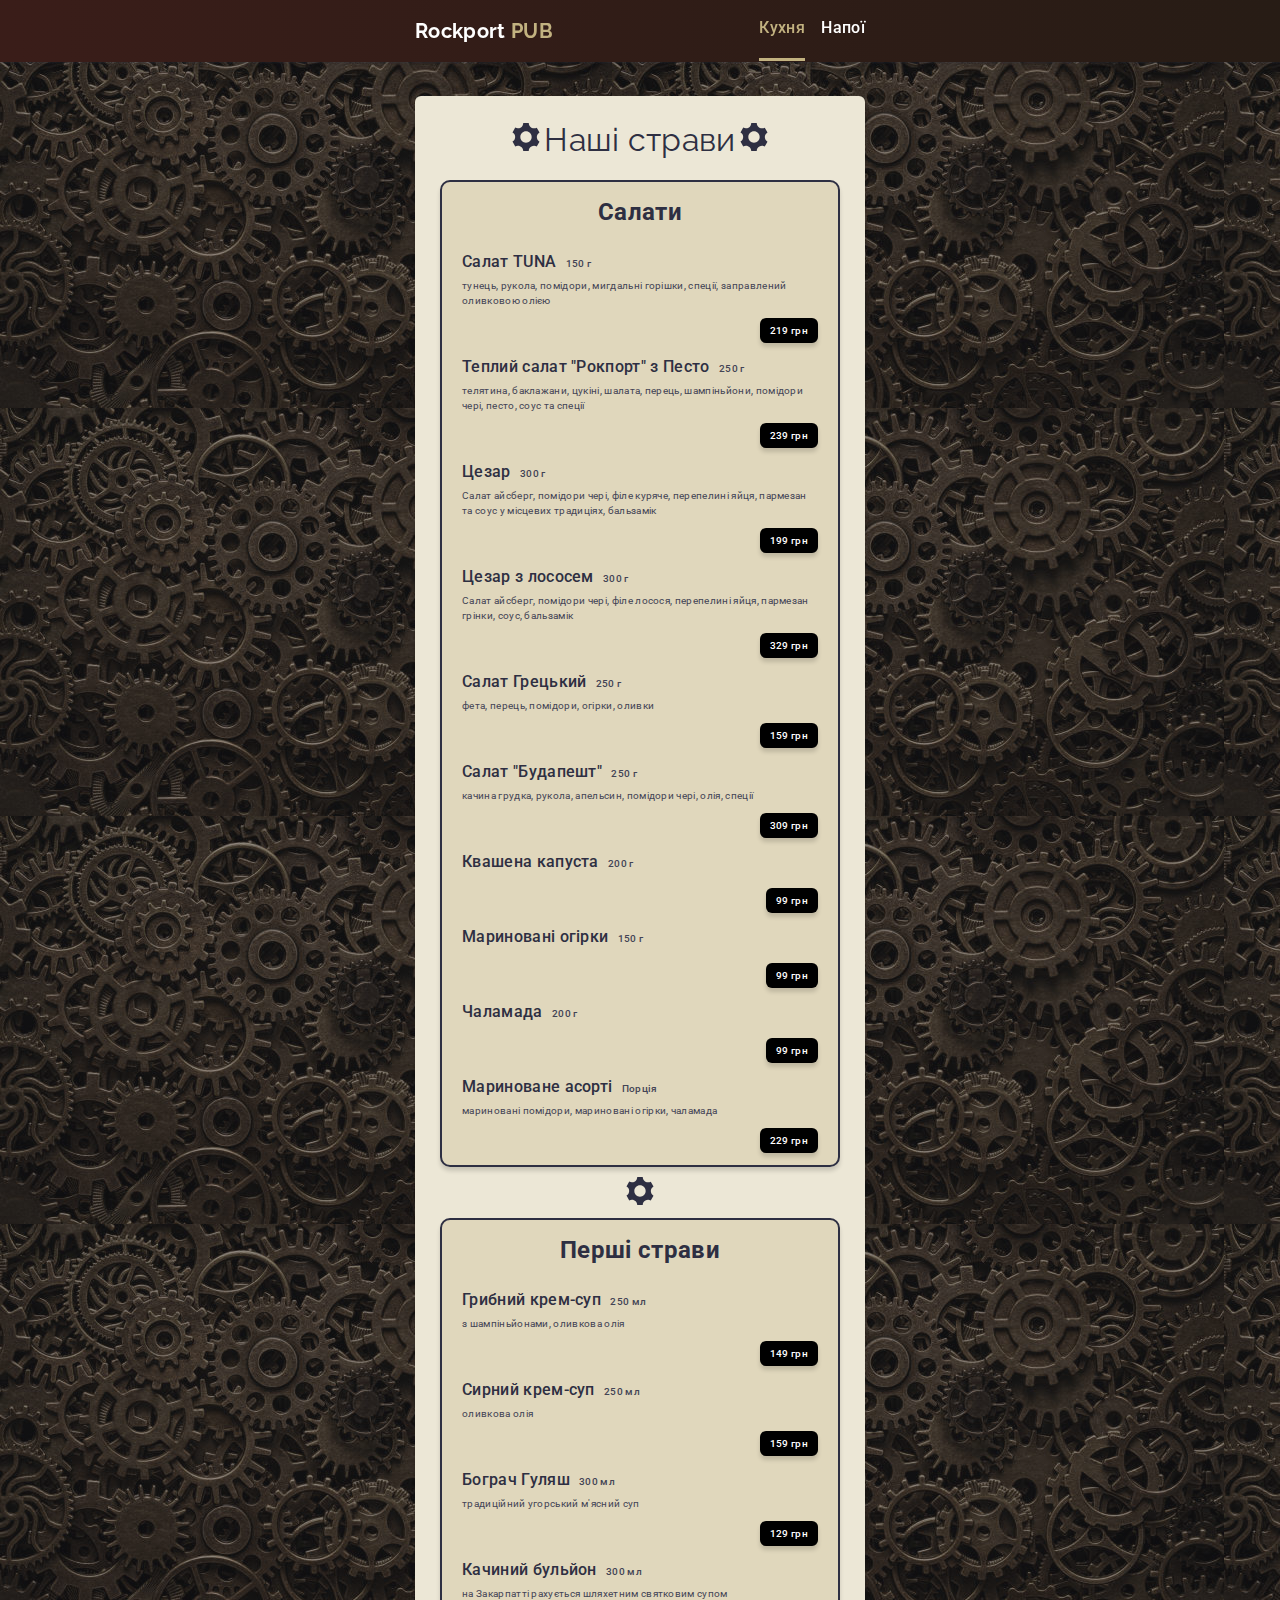
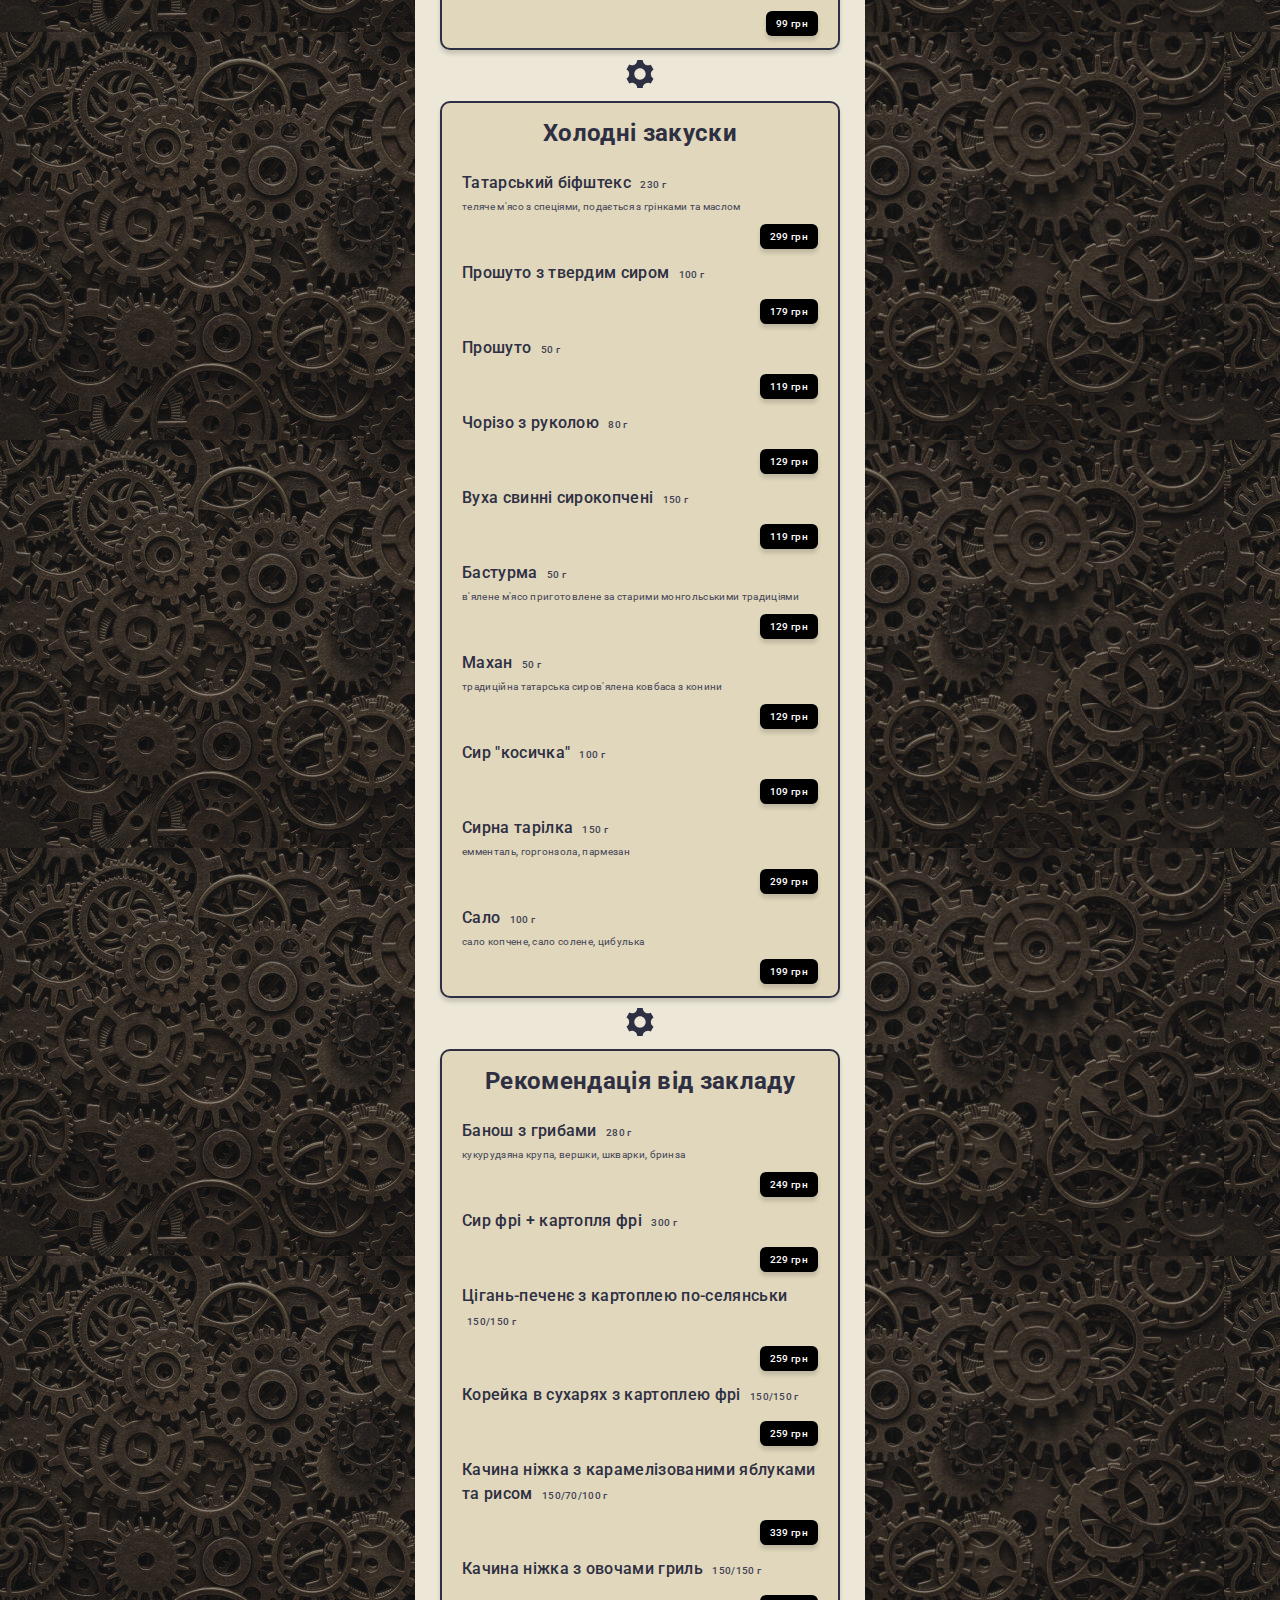
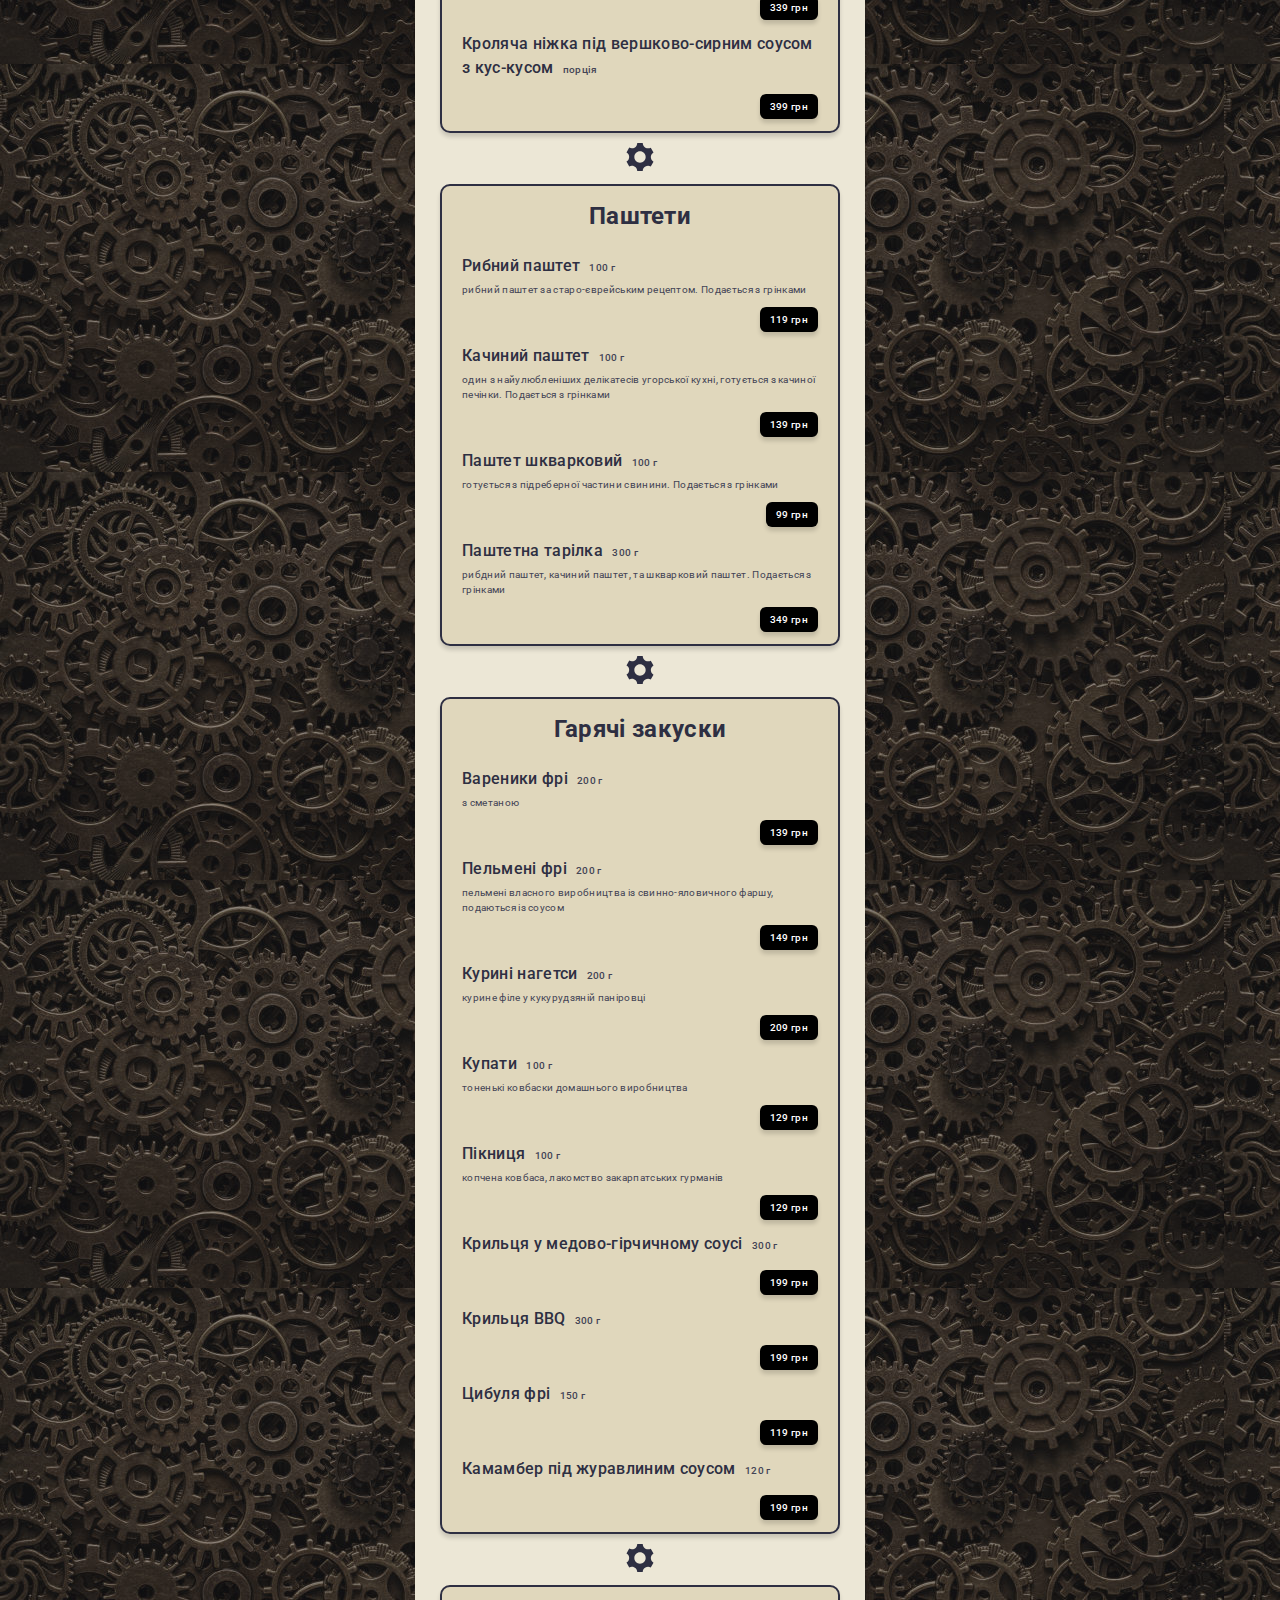
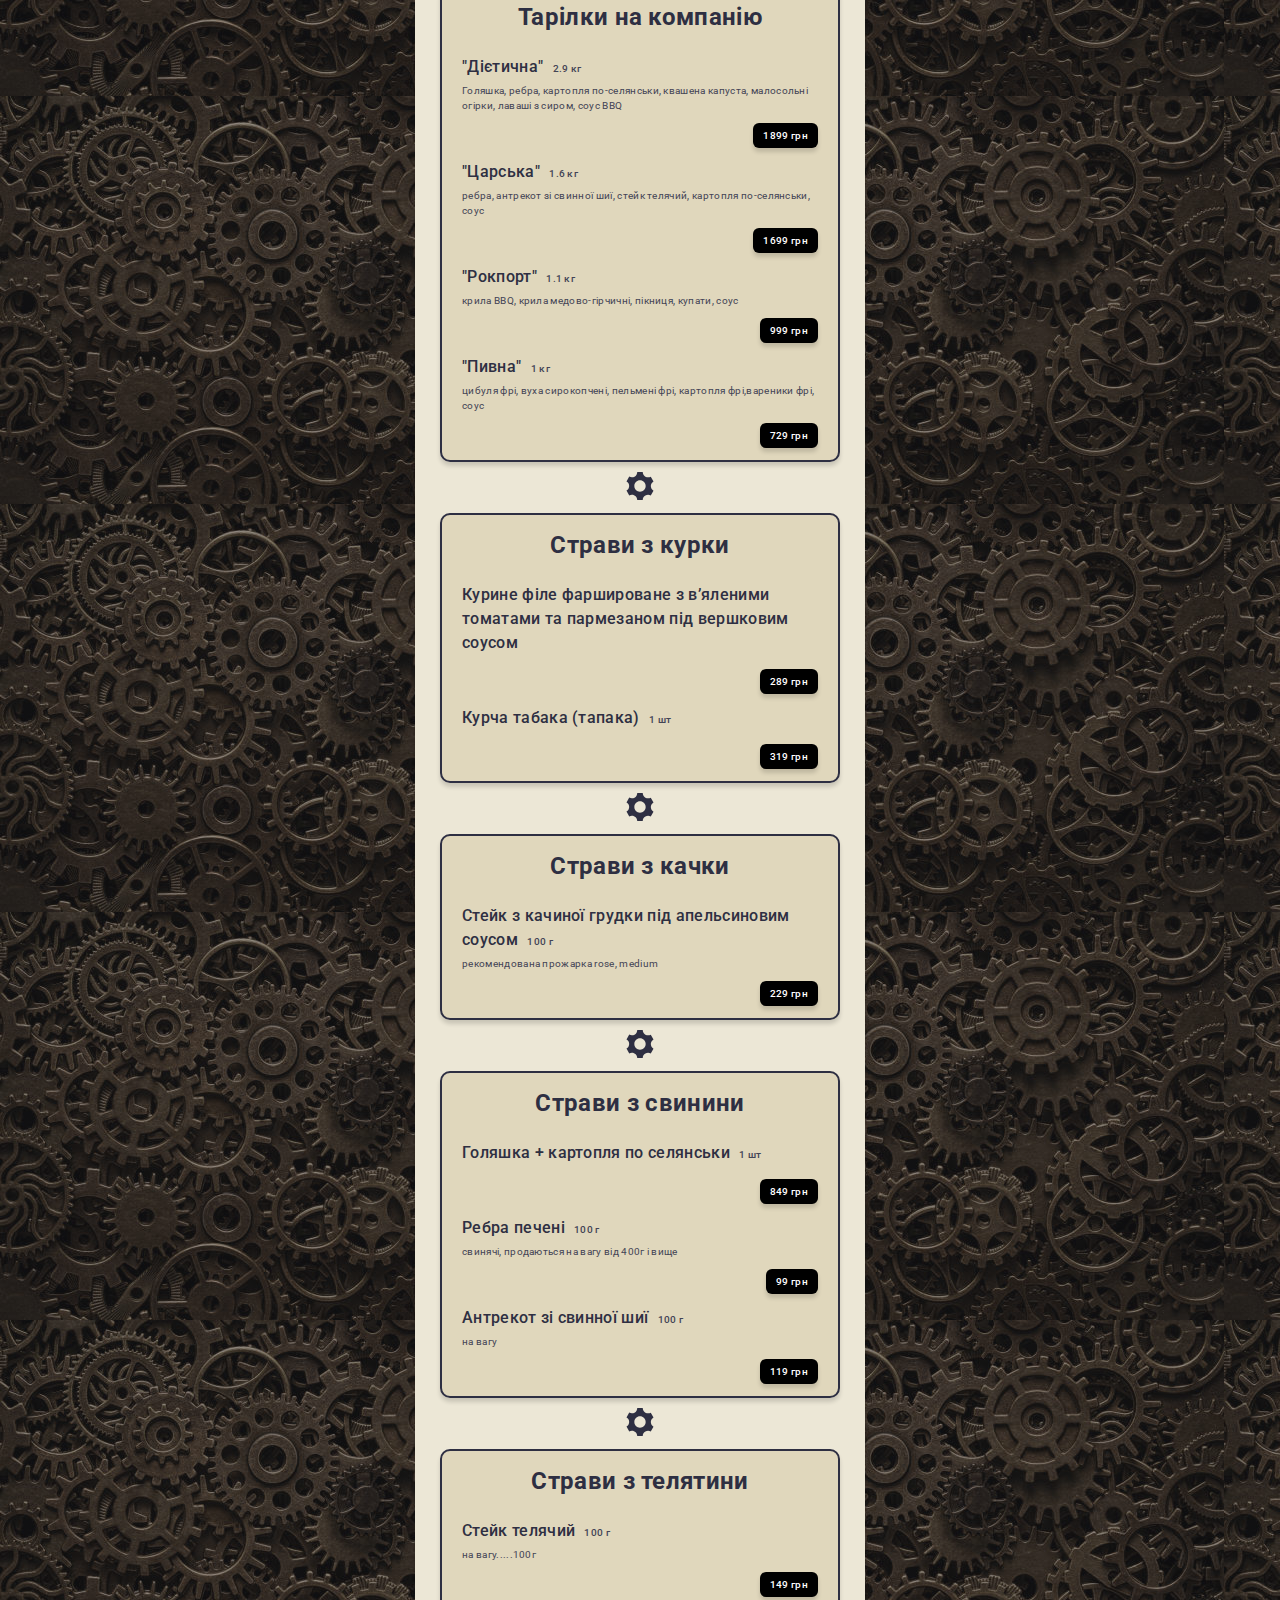
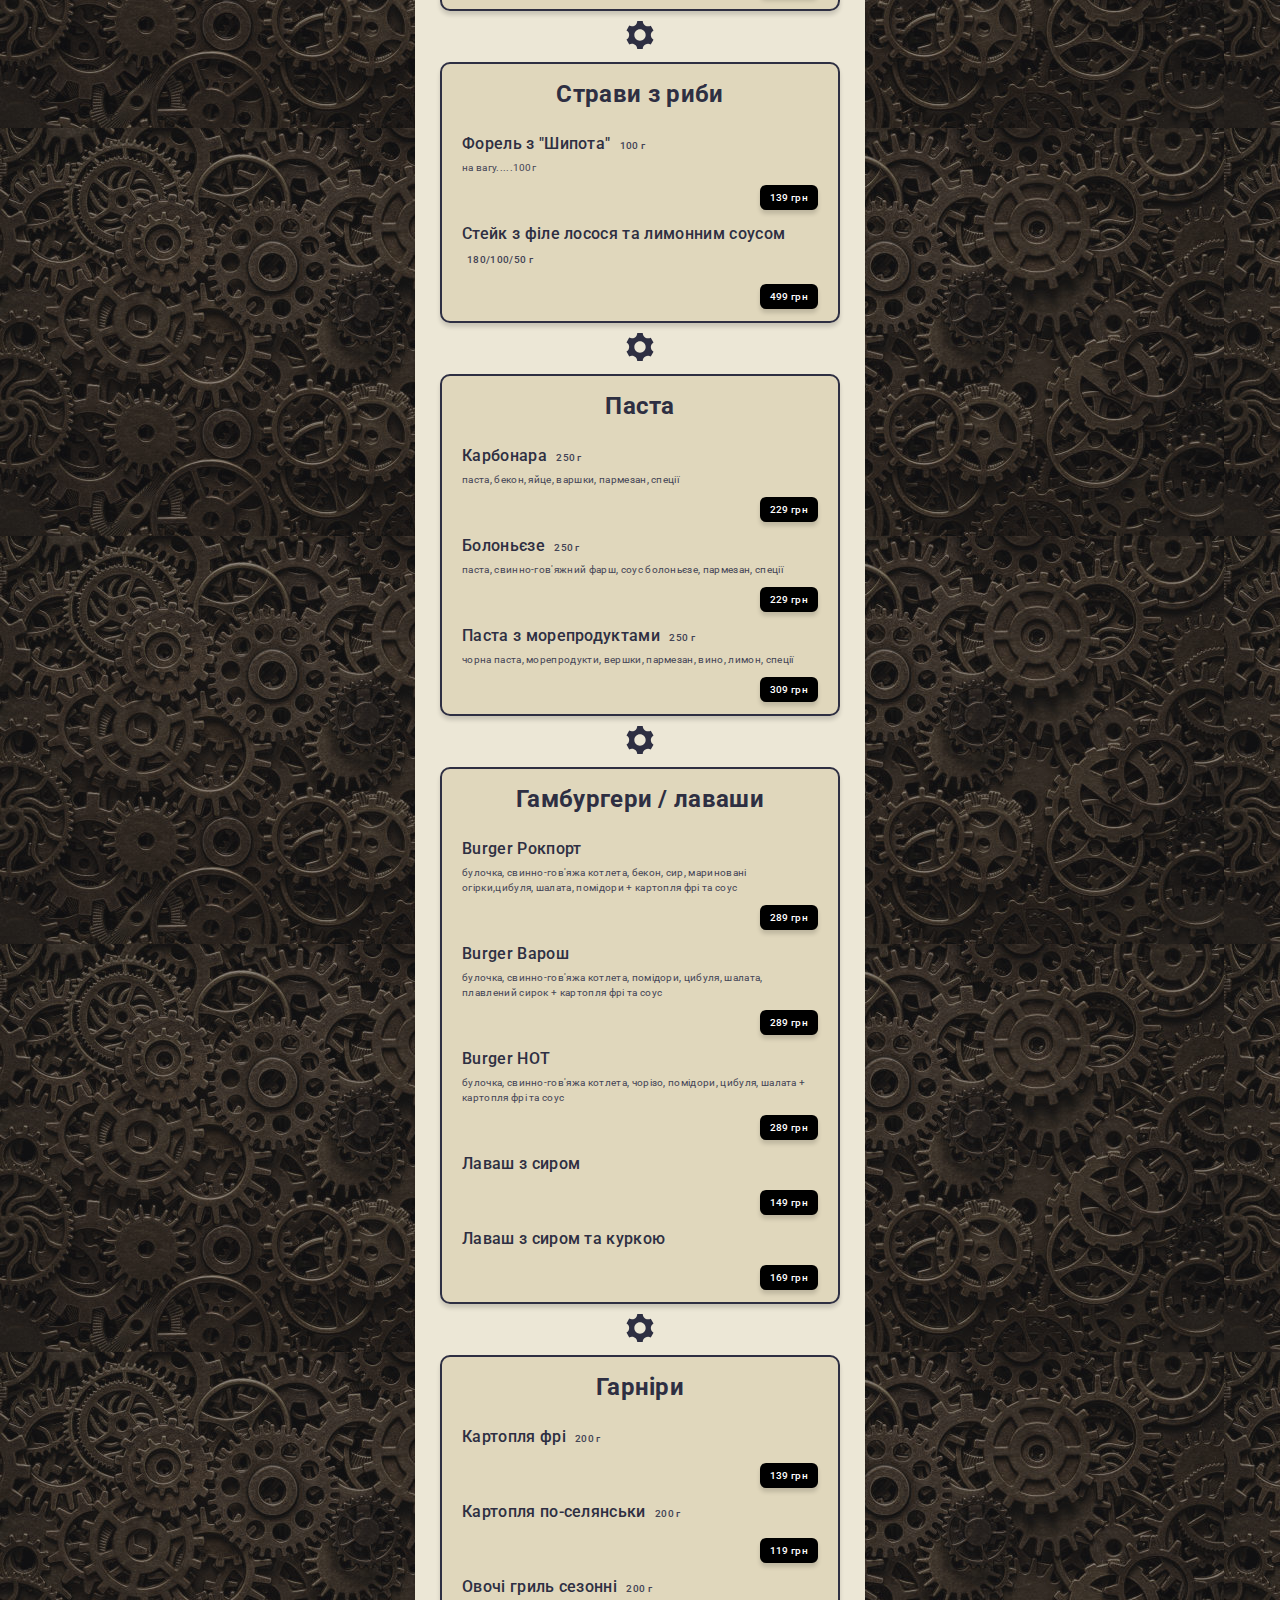
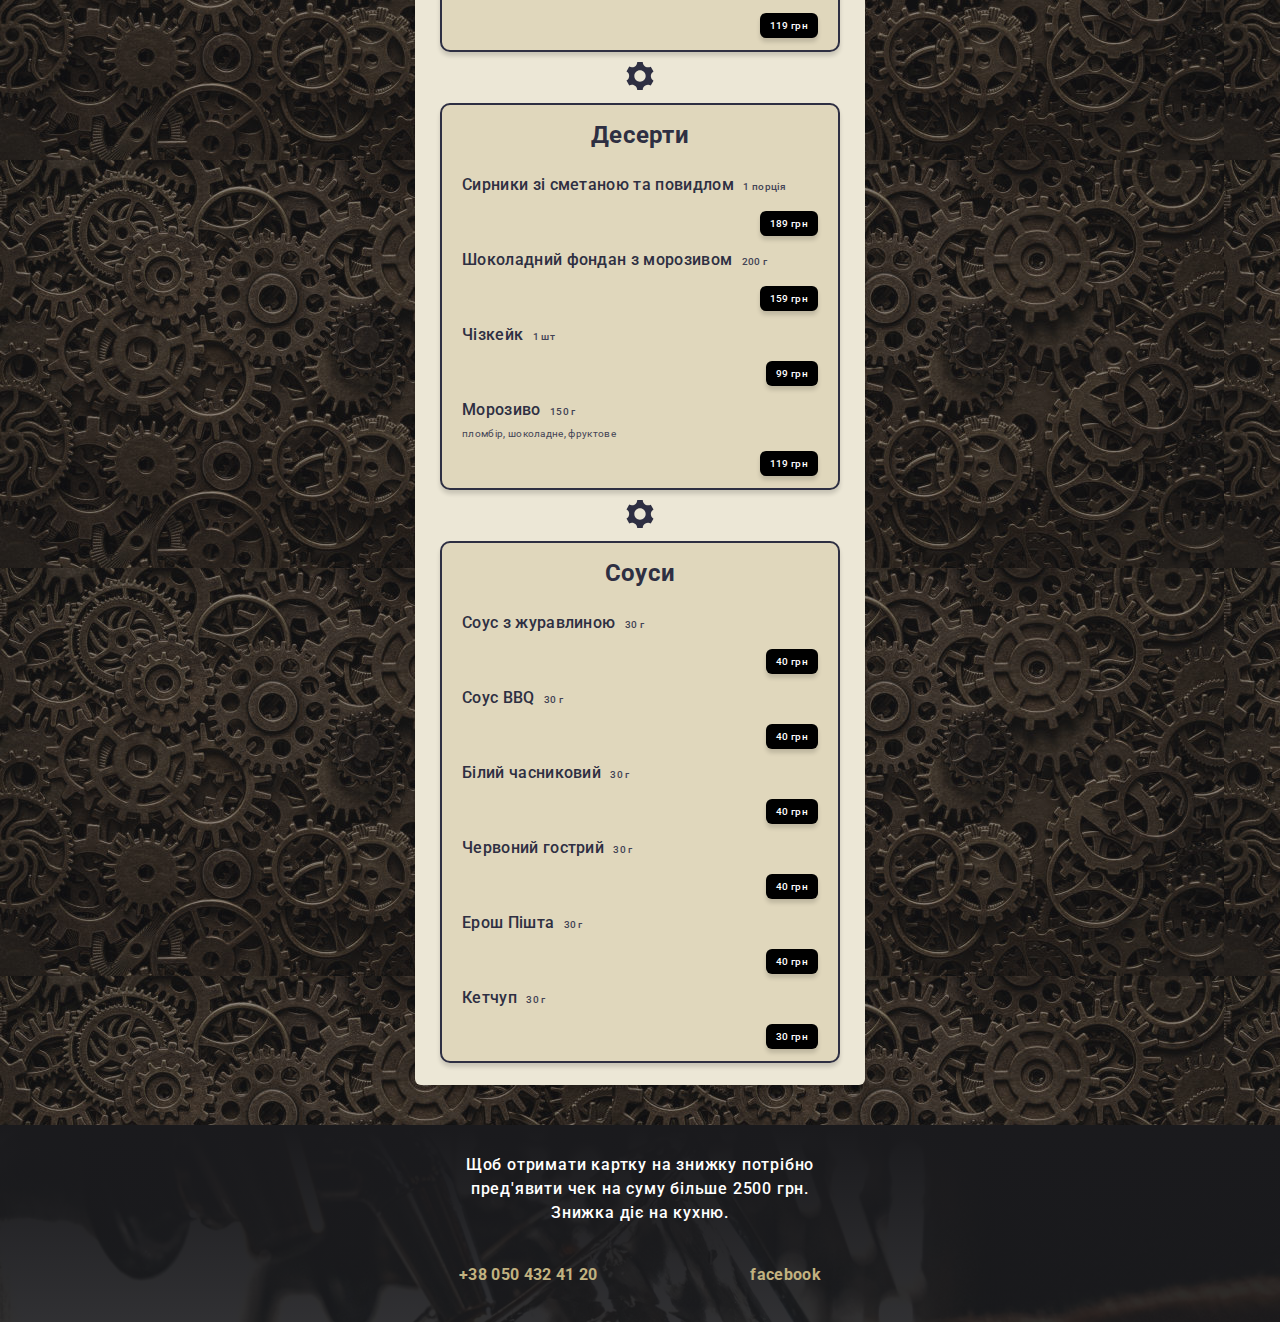
<file: food.html>
<!DOCTYPE html>
<html lang="en">
  <head>
    <meta charset="UTF-8" />
    <meta http-equiv="X-UA-Compatible" content="IE=edge" />
    <meta name="viewport" content="width=device-width, initial-scale=1.0" />
    <link rel="preconnect" href="https://fonts.googleapis.com" />
    <link rel="preconnect" href="https://fonts.gstatic.com" crossorigin />
    <link
      href="https://fonts.googleapis.com/css2?family=Raleway:wght@700&family=Roboto:wght@400;500;700&display=swap"
      rel="stylesheet"
    />
    <link rel="stylesheet" href="./styles/null-styles.css" />
    <link rel="stylesheet" href="./styles/index.css" />
    <script src="./script.js" defer></script>
    <title>Food menu</title>
  </head>
  <body>
    <header class="header-buttons">
      <div class="header-container">
        <a
          class="logo"
          href="./index.html"
          target="_self"
          rel="noopener nofollow norefferer"
          aria-label="main-page"
          >Rockport <span class="logo-text">PUB</span>
        </a>
        <div class="header-nav">
          <a
            class="nav-btn active"
            href="#"
            target="_self"
            rel="noopener nofollow norefferer"
            aria-label="kitchen-page"
            data-modal-open
            >Кухня</a
          >
          <a
            class="nav-btn"
            href="./drinks.html"
            target="_self"
            rel="noopener nofollow norefferer"
            aria-label="drinks-page"
            >Напої</a
          >
        </div>
      </div>
    </header>
    <main class="bg-theme" data-modal-close>
      <div class="backdrop is-hidden" data-modal>
        <div class="sidebar-menu">
          <ul class="sidebar-list">
            <!-- <li><a class="sidebar-link octoberfest-btn" href="./octoberfest.html">OKTOBERFEST!</a></li> -->
            <li>
            <li><a class="sidebar-link" href="#salats">Салати</a></li>
            <li>
              <a class="sidebar-link" href="#first-dishes">Перші страви</a>
            </li>
            <li>
              <a class="sidebar-link" href="#cold-dishes">Холодні закуски</a>
            </li>
            <li>
              <a class="sidebar-link" href="#recomendations"
                >Рекомендація від закладу</a
              >
            </li>
            <li><a class="sidebar-link" href="#pastets">Паштети</a></li>
            <li><a class="sidebar-link" href="#hot-food">Гарячі закуски</a></li>
            <li>
              <a class="sidebar-link" href="#company-dishes"
                >Тарілки на компанію</a
              >
            </li>
            <li>
              <a class="sidebar-link" href="#chicken-dishes">Страви з курки</a>
            </li>
            <li>
              <a class="sidebar-link" href="#duck-dishes">Страви з качки</a>
            </li>
            <li>
              <a class="sidebar-link" href="#pick-dishes">Страви з свинини</a>
            </li>
            <li>
              <a class="sidebar-link" href="#beef-dishes">Страви з телятини</a>
            </li>
            <li>
              <a class="sidebar-link" href="#fish-dishes">Страви з риби</a>
            </li>
            <li><a class="sidebar-link" href="#pasta">Паста</a></li>
            <li>
              <a class="sidebar-link" href="#burgers">Бургери / лаваши</a>
            </li>
            <li><a class="sidebar-link" href="#garnish">Гарніри</a></li>
            <li><a class="sidebar-link" href="#deserts">Десерти</a></li>
            <li><a class="sidebar-link" href="#souses">Соуси</a></li>
          </ul>
        </div>
      </div>
      <div class="main">
        <svg class="gear-img">
          <use href="./images/symbol-defs.svg#icon-gear"></use>
        </svg>
        <h1 class="main-title">Наші страви</h1>
        <svg class="gear-img" gear>
          <use href="./images/symbol-defs.svg#icon-gear"></use>
        </svg>
        <section class="section">
          <h2 id="salats" class="title">Салати</h2>
          <ul class="list">
            <li class="list-item">
              <h3 class="list-title">
                Салат TUNA <span class="weight"> 150 г </span>
              </h3>
              <div class="list-block">
                <p class="food-disc">
                  тунець, рукола, помідори, мигдальні горішки, спеції,
                  заправлений оливковою олією
                </p>
                <span class="list-price">219 грн</span>
              </div>
            </li>
            <li class="list-item">
              <h3 class="list-title">
                Теплий салат "Рокпорт" з Песто
                <span class="weight"> 250 г </span>
              </h3>
              <div class="list-block">
                <p class="food-disc">
                  телятина, баклажани, цукіні, шалата, перець, шампіньйони,
                  помідори чері, песто, соус та спеції
                </p>
                <span class="list-price">239 грн</span>
              </div>
            </li>
            <li class="list-item">
              <h3 class="list-title">
                Цезар <span class="weight"> 300 г </span>
              </h3>
              <div class="list-block">
                <p class="food-disc">
                  Салат айсберг, помідори чері, філе куряче, перепелині яйця, пармезан
                  та соус у місцевих традиціях, бальзамік
                </p>
                <span class="list-price">199 грн</span>
              </div>
            </li>
            <li class="list-item">
              <h3 class="list-title">
                Цезар з лососем <span class="weight"> 300 г </span>
              </h3>
              <div class="list-block">
                <p class="food-disc">
                  Салат айсберг, помідори чері, філе лосося, перепелині яйця, пармезан
                  грінки, соус, бальзамік
                </p>
                <span class="list-price">329 грн</span>
              </div>
            </li>
            <li class="list-item">
              <h3 class="list-title">
                Салат Грецький <span class="weight"> 250 г </span>
              </h3>
              <div class="list-block">
                <p class="food-disc">
                  фета, перець, помідори, огірки, оливки
                </p>
                <span class="list-price">159 грн</span>
              </div>
            </li>
            <li class="list-item">
              <h3 class="list-title">
                Салат "Будапешт" <span class="weight"> 250 г </span>
              </h3>
              <div class="list-block">
                <p class="food-disc">
                  качина грудка, рукола, апельсин, помідори чері, олія, спеції
                </p>
                <span class="list-price">309 грн</span>
              </div>
            </li>
            <li class="list-item">
              <h3 class="list-title">
                Квашена капуста <span class="weight"> 200 г </span>
              </h3>
              <div class="list-block">
                <span class="list-price">99 грн</span>
              </div>
            </li>
            <li class="list-item">
              <h3 class="list-title">
                Мариновані огірки <span class="weight"> 150 г </span>
              </h3>
              <div class="list-block">
                <span class="list-price">99 грн</span>
              </div>
            </li>
            <li class="list-item">
              <h3 class="list-title">
                Чаламада <span class="weight"> 200 г </span>
              </h3>
              <div class="list-block">
                <span class="list-price">99 грн</span>
              </div>
            </li>
            <li class="list-item">
              <h3 class="list-title">
                Мариноване асорті <span class="weight"> Порція </span>
              </h3>
              <div class="list-block">
                <p class="food-disc">
                  мариновані помідори, мариновані огірки, чаламада
                </p>
                <span class="list-price">229 грн</span>
              </div>
            </li>
          </ul>
        </section>
        <svg class="gear-img" gear2>
          <use href="./images/symbol-defs.svg#icon-gear"></use>
        </svg>
        <section class="section">
          <h2 id="first-dishes" class="title">Перші страви</h2>
          <ul class="list">
            <li class="list-item">
              <h3 class="list-title">
                Грибний крем-суп <span class="weight"> 250 мл </span>
              </h3>
              <div class="list-block">
                <p class="food-disc">з шампіньйонами, оливкова олія</p>
                <span class="list-price">149 грн</span>
              </div>
            </li>
            <li class="list-item">
              <h3 class="list-title">
                Сирний крем-суп <span class="weight"> 250 мл </span>
              </h3>
              <div class="list-block">
                <p class="food-disc">оливкова олія</p>
                <span class="list-price">159 грн</span>
              </div>
            </li>
            <li class="list-item">
              <h3 class="list-title">
                Бограч Гуляш <span class="weight"> 300 мл </span>
              </h3>
              <div class="list-block">
                <p class="food-disc">
                  традиційний угорський м'ясний суп
                </p>
                <span class="list-price">129 грн</span>
              </div>
            </li>
            <li class="list-item">
              <h3 class="list-title">
                Качиний бульйон <span class="weight"> 300 мл </span>
              </h3>
              <div class="list-block">
                <p class="food-disc">
                  на Закарпатті рахується шляхетним святковим супом
                </p>
                <span class="list-price">99 грн</span>
              </div>
            </li>
          </ul>
        </section>
        <svg class="gear-img" gear3>
          <use href="./images/symbol-defs.svg#icon-gear"></use>
        </svg>
        <section class="section">
          <h2 id="cold-dishes" class="title">Холодні закуски</h2>
          <ul class="list">
            <li class="list-item">
              <h3 class="list-title">
                Татарський біфштекс <span class="weight"> 230 г </span>
              </h3>
              <div class="list-block">
                <p class="food-disc">
                  теляче м'ясо з спеціями, подається з грінками та маслом
                </p>
                <span class="list-price">299 грн</span>
              </div>
            </li>
            <li class="list-item">
              <h3 class="list-title">
                Прошуто з твердим сиром <span class="weight"> 100 г </span>
              </h3>
              <div class="list-block">
                <span class="list-price">179 грн</span>
              </div>
            </li>
            <li class="list-item">
              <h3 class="list-title">
                Прошуто <span class="weight"> 50 г </span>
              </h3>
              <div class="list-block">
                <span class="list-price">119 грн</span>
              </div>
            </li>
            <li class="list-item">
              <h3 class="list-title">
                Чорізо з руколою <span class="weight"> 80 г </span>
              </h3>
              <div class="list-block">
                <span class="list-price">129 грн</span>
              </div>
            </li>
            <li class="list-item">
              <h3 class="list-title">
                Вуха свинні сирокопчені <span class="weight"> 150 г </span>
              </h3>
              <div class="list-block">
                <span class="list-price">119 грн</span>
              </div>
            </li>
            <li class="list-item">
              <h3 class="list-title">
                Бастурма <span class="weight"> 50 г </span>
              </h3>
              <div class="list-block">
                <p class="food-disc">
                  в'ялене м'ясо приготовлене за старими монгольськими
                  традиціями
                </p>
                <span class="list-price">129 грн</span>
              </div>
            </li>
            <li class="list-item">
              <h3 class="list-title">
                Махан <span class="weight"> 50 г </span>
              </h3>
              <div class="list-block">
                <p class="food-disc">
                  традиційна татарська сиров'ялена ковбаса з конини
                </p>
                <span class="list-price">129 грн</span>
              </div>
            </li>
            <li class="list-item">
              <h3 class="list-title">
                Сир "косичка" <span class="weight"> 100 г </span>
              </h3>
              <div class="list-block">
                <span class="list-price">109 грн</span>
              </div>
            </li>
            <li class="list-item">
              <h3 class="list-title">
                Сирна тарілка <span class="weight"> 150 г </span>
              </h3>
              <div class="list-block">
                <p class="food-disc">емменталь, горгонзола, пармезан</p>
                <span class="list-price">299 грн</span>
              </div>
            </li>
            <li class="list-item">
              <h3 class="list-title">
                Сало <span class="weight">100 г</span>
              </h3>
              <div class="list-block">
                <p class="food-disc">сало копчене, сало солене, цибулька</p>
                <span class="list-price">199 грн</span>
              </div>
            </li>
          </ul>
        </section>
        <svg class="gear-img">
          <use href="./images/symbol-defs.svg#icon-gear"></use>
        </svg>
        <section class="section">
          <h2 id="recomendations" class="title">Рекомендація від закладу</h2>
          <ul class="list">
            <li class="list-item">
              <h3 class="list-title">
                Банош з грибами <span class="weight"> 280 г </span>
              </h3>
              <div class="list-block">
                <p class="food-disc">
                  кукурудзяна крупа, вершки, шкварки, бринза
                </p>
                <span class="list-price">249 грн</span>
              </div>
            </li>
            <li class="list-item">
              <h3 class="list-title">
                Сир фрі + картопля фрі <span class="weight"> 300 г </span>
              </h3>
              <div class="list-block">
                <span class="list-price">229 грн</span>
              </div>
            </li>
            <li class="list-item">
              <h3 class="list-title">
                Цігань-печенє з картоплею по-селянськи
                <span class="weight"> 150/150 г </span>
              </h3>
              <div class="list-block">
                <span class="list-price">259 грн</span>
              </div>
            </li>
            <li class="list-item">
              <h3 class="list-title">
                Корейка в сухарях з картоплею фрі
                <span class="weight"> 150/150 г </span>
              </h3>
              <div class="list-block">
                <span class="list-price">259 грн</span>
              </div>
            </li>
            <li class="list-item">
              <h3 class="list-title">
                Качина ніжка з карамелізованими яблуками та рисом
                <span class="weight"> 150/70/100 г </span>
              </h3>
              <div class="list-block">
                <span class="list-price">339 грн</span>
              </div>
            </li>
            <li class="list-item">
              <h3 class="list-title">
                Качина ніжка з овочами гриль
                <span class="weight"> 150/150 г </span>
              </h3>
              <div class="list-block">
                <span class="list-price">339 грн</span>
              </div>
            </li>
            <li class="list-item">
              <h3 class="list-title">
                Кроляча ніжка під вершково-сирним соусом з кус-кусом
                <span class="weight"> порція </span>
              </h3>
              <div class="list-block">
                <span class="list-price">399 грн</span>
              </div>
            </li>
          </ul>
        </section>
        <svg class="gear-img">
          <use href="./images/symbol-defs.svg#icon-gear"></use>
        </svg>
        <section class="section">
          <h2 id="pastets" class="title">Паштети</h2>
          <ul class="list">
            <li class="list-item">
              <h3 class="list-title">
                Рибний паштет <span class="weight"> 100 г </span>
              </h3>
              <div class="list-block">
                <p class="food-disc">
                  рибний паштет за старо-єврейським рецептом. Подається з
                  грінками
                </p>
                <span class="list-price">119 грн</span>
              </div>
            </li>
            <li class="list-item">
              <h3 class="list-title">
                Качиний паштет <span class="weight"> 100 г </span>
              </h3>
              <div class="list-block">
                <p class="food-disc">
                  один з найулюбленіших делікатесів угорської кухні, готується з качиної печінки. Подається з грінками
                </p>
                <span class="list-price">139 грн</span>
              </div>
            </li>
            <li class="list-item">
              <h3 class="list-title">
                Паштет шкварковий <span class="weight"> 100 г </span>
              </h3>
              <div class="list-block">
                <p class="food-disc">
                  готується з підреберної частини свинини. Подається з
                  грінками
                </p>
                <span class="list-price">99 грн</span>
              </div>
            </li>
            <li class="list-item">
              <h3 class="list-title">
                Паштетна тарілка <span class="weight"> 300 г </span>
              </h3>
              <div class="list-block">
                <p class="food-disc">
                  рибдний паштет, качиний паштет, та шкварковий паштет.
                  Подається з грінками
                </p>
                <span class="list-price">349 грн</span>
              </div>
            </li>
          </ul>
        </section>
        <svg class="gear-img">
          <use href="./images/symbol-defs.svg#icon-gear"></use>
        </svg>
        <section class="section">
          <h2 id="hot-food" class="title">Гарячі закуски</h2>
          <ul class="list">
            <li class="list-item">
              <h3 class="list-title">
                Вареники фрі <span class="weight"> 200 г </span>
              </h3>
              <div class="list-block">
                <p class="food-disc">з сметаною</p>
                <span class="list-price">139 грн</span>
              </div>
            </li>
            <li class="list-item">
              <h3 class="list-title">
                Пельмені фрі <span class="weight"> 200 г </span>
              </h3>
              <div class="list-block">
                <p class="food-disc">
                  пельмені власного виробництва із свинно-яловичного фаршу,
                  подаються із соусом
                </p>
                <span class="list-price">149 грн</span>
              </div>
            </li>
            
            <li class="list-item">
              <h3 class="list-title">
                Курині нагетси <span class="weight"> 200 г </span>
              </h3>
              <div class="list-block">
                <p class="food-disc">курине філе у кукурудзяній паніровці</p>
                <span class="list-price">209 грн</span>
              </div>
            </li>
            <li class="list-item">
              <h3 class="list-title">
                Купати <span class="weight"> 100 г </span>
              </h3>
              <div class="list-block">
                <p class="food-disc">
                  тоненькі ковбаски домашнього виробництва
                </p>
                <span class="list-price">129 грн</span>
              </div>
            </li>
            <li class="list-item">
              <h3 class="list-title">
                Пікниця <span class="weight"> 100 г </span>
              </h3>
              <div class="list-block">
                <p class="food-disc">
                  копчена ковбаса, лакомство закарпатських гурманів
                </p>
                <span class="list-price">129 грн</span>
              </div>
            </li>
            <li class="list-item">
              <h3 class="list-title">
                Крильця у медово-гірчичному соусі
                <span class="weight"> 300 г </span>
              </h3>
              <div class="list-block">
                <span class="list-price">199 грн</span>
              </div>
            </li>
            <li class="list-item">
              <h3 class="list-title">
                Крильця BBQ <span class="weight"> 300 г </span>
              </h3>
              <div class="list-block">
                
                <span class="list-price">199 грн</span>
              </div>
            </li>
            <li class="list-item">
              <h3 class="list-title">
                Цибуля фрі <span class="weight"> 150 г </span>
              </h3>
              <div class="list-block">
                <span class="list-price">119 грн</span>
              </div>
            </li>
            <li class="list-item">
              <h3 class="list-title">
                Камамбер під журавлиним соусом
                <span class="weight"> 120 г </span>
              </h3>
              <div class="list-block">
                <span class="list-price">199 грн</span>
              </div>
            </li>
          </ul>
        </section>
        <svg class="gear-img">
          <use href="./images/symbol-defs.svg#icon-gear"></use>
        </svg>
        <section class="section">
          <h2 id="company-dishes" class="title">Тарілки на компанію</h2>
          <ul class="list">
            <li class="list-item">
              <h3 class="list-title">
                "Дієтична" <span class="weight"> 2.9 кг </span>
              </h3>
              <div class="list-block">
                <p class="food-disc">
                  Голяшка, ребра, картопля по-селянськи, квашена капуста, малосольні огірки, лаваші з сиром, соус BBQ
                </p>
                <span class="list-price">1899 грн</span>
              </div>
            </li>
            <li class="list-item">
              <h3 class="list-title">
                "Царська" <span class="weight"> 1.6 кг </span>
              </h3>
              <div class="list-block">
                <p class="food-disc">
                  ребра, антрекот зі свинної шиї, стейк телячий, картопля
                  по-селянськи, соус
                </p>
                <span class="list-price">1699 грн</span>
              </div>
            </li>
            <li class="list-item">
              <h3 class="list-title">
                "Рокпорт" <span class="weight"> 1.1 кг </span>
              </h3>
              <div class="list-block">
                <p class="food-disc">
                  крила BBQ, крила медово-гірчичні, пікниця, купати, соус
                </p>
                <span class="list-price">999 грн</span>
              </div>
            </li>
            <li class="list-item">
              <h3 class="list-title">
                "Пивна" <span class="weight"> 1 кг </span>
              </h3>
              <div class="list-block">
                <p class="food-disc">
                  цибуля фрі, вуха сирокопчені, пельмені фрі, картопля
                  фрі,вареники фрі, соус
                </p>
                <span class="list-price">729 грн</span>
              </div>
            </li>
          </ul>
        </section>
        <svg class="gear-img">
          <use href="./images/symbol-defs.svg#icon-gear"></use>
        </svg>
        <section class="section">
          <h2 id="chicken-dishes" class="title">Страви з курки</h2>
          <ul class="list">
            <li class="list-item">
              <h3 class="list-title">
                Курине філе фаршироване з вʼяленими томатами та пармезаном під вершковим соусом 
              </h3>
              <div class="list-block">
                <span class="list-price">289 грн</span>
              </div>
            </li>
            <li class="list-item">
              <h3 class="list-title">
                Курча табака (тапака) <span class="weight"> 1 шт </span>
              </h3>
              <div class="list-block">
                <span class="list-price">319 грн</span>
              </div>
            </li>
          </ul>
        </section>
        <svg class="gear-img">
          <use href="./images/symbol-defs.svg#icon-gear"></use>
        </svg>
        <section class="section">
          <h2 id="duck-dishes" class="title">Страви з качки</h2>
          <ul class="list">
            <li class="list-item">
              <h3 class="list-title">
                Стейк з качиної грудки під апельсиновим соусом
                <span class="weight"> 100 г </span>
              </h3>
              <div class="list-block">
                <p class="food-disc">рекомендована прожарка rose, medium</p>
                <span class="list-price">229 грн</span>
              </div>
            </li>
          </ul>
        </section>
        <svg class="gear-img">
          <use href="./images/symbol-defs.svg#icon-gear"></use>
        </svg>
        <section class="section">
          <h2 id="pick-dishes" class="title">Страви з свинини</h2>
          <ul class="list">
            <li class="list-item">
              <h3 class="list-title">
                Голяшка + картопля по селянськи <span class="weight"> 1 шт </span>
              </h3>
              <div class="list-block">
                <span class="list-price">849 грн</span>
              </div>
            </li>
            <li class="list-item">
              <h3 class="list-title">
                Ребра печені <span class="weight"> 100 г </span>
              </h3>
              <div class="list-block">
                <p class="food-disc">
                  свинячі, продаються на вагу від 400г і вище 
                </p>
                <span class="list-price">99 грн</span>
              </div>
            </li>
            <li class="list-item">
              <h3 class="list-title">
                Антрекот зі свинної шиї <span class="weight"> 100 г </span>
              </h3>
              <div class="list-block">
                <p class="food-disc">на вагу</p>
                <span class="list-price">119 грн</span>
              </div>
            </li>
            
          </ul>
        </section>
        <svg class="gear-img">
          <use href="./images/symbol-defs.svg#icon-gear"></use>
        </svg>
        <section class="section">
          <h2 id="beef-dishes" class="title">Страви з телятини</h2>
          <ul class="list">
            <li class="list-item">
              <h3 class="list-title">
                Стейк телячий <span class="weight"> 100 г </span>
              </h3>
              <div class="list-block">
                <p class="food-disc">на вагу.....100г</p>
                <span class="list-price">149 грн</span>
              </div>
            </li>
          </ul>
        </section>
        <svg class="gear-img">
          <use href="./images/symbol-defs.svg#icon-gear"></use>
        </svg>
        <section class="section">
          <h2 id="fish-dishes" class="title">Страви з риби</h2>
          <ul class="list">
            <li class="list-item">
              <h3 class="list-title">
                Форель з "Шипота" <span class="weight"> 100 г </span>
              </h3>
              <div class="list-block">
                <p class="food-disc">на вагу.....100г</p>
                <span class="list-price">139 грн</span>
              </div>
            </li>
            <li class="list-item">
              <h3 class="list-title">
                Стейк з філе лосося та лимонним соусом <span class="weight"> 180/100/50 г </span>
              </h3>
              <div class="list-block">
                <span class="list-price">499 грн</span>
              </div>
            </li>
            <!-- <li class="list-item fish-notation">
              <h3 class="list-title">
              ( Видається з спаржею )
              </h3>
            </li> -->
          </ul>
        </section>
        <svg class="gear-img">
          <use href="./images/symbol-defs.svg#icon-gear"></use>
        </svg>
        <section class="section">
          <h2 id="pasta" class="title">Паста</h2>
          <ul class="list">
            <li class="list-item">
              <h3 class="list-title">
                Карбонара <span class="weight"> 250 г </span>
              </h3>
              <div class="list-block">
                <p class="food-disc">
                  паста, бекон, яйце, варшки, пармезан, спеції
                </p>
                <span class="list-price">229 грн</span>
              </div>
            </li>
            <li class="list-item">
              <h3 class="list-title">
                Болоньєзе <span class="weight"> 250 г </span>
              </h3>
              <div class="list-block">
                <p class="food-disc">
                  паста, свинно-гов'яжний фарш, соус болоньєзе, пармезан,
                  спеції
                </p>
                <span class="list-price">229 грн</span>
              </div>
            </li>
            <li class="list-item">
              <h3 class="list-title">
                Паста з морепродуктами <span class="weight"> 250 г </span>
              </h3>
              <div class="list-block">
                <p class="food-disc">
                  чорна паста, морепродукти, вершки, пармезан, вино, лимон,
                  спеції
                </p>
                <span class="list-price">309 грн</span>
              </div>
            </li>
          </ul>
        </section>
        <svg class="gear-img">
          <use href="./images/symbol-defs.svg#icon-gear"></use>
        </svg>
        <section class="section">
          <h2 id="burgers" class="title">Гамбургери / лаваши</h2>
          <ul class="list">
            <li class="list-item">
              <h3 class="list-title">Burger Рокпорт</h3>
              <div class="list-block">
                <p class="food-disc">
                  булочка, свинно-гов'яжа котлета, бекон, сир, мариновані
                  огірки,цибуля, шалата, помідори + картопля фрі та соус
                </p>
                <span class="list-price">289 грн</span>
              </div>
            </li>
            <li class="list-item">
              <h3 class="list-title">Burger Варош</h3>
              <div class="list-block">
                <p class="food-disc">
                  булочка, свинно-гов'яжа котлета, помідори, цибуля, шалата,
                  плавлений сирок + картопля фрі та соус
                </p>
                <span class="list-price">289 грн</span>
              </div>
            </li>
            <li class="list-item">
              <h3 class="list-title">Burger HOT</h3>
              <div class="list-block">
                <p class="food-disc">
                  булочка, свинно-гов'яжа котлета, чорізо, помідори, цибуля,
                  шалата + картопля фрі та соус
                </p>
                <span class="list-price">289 грн</span>
              </div>
            </li>
            <li class="list-item">
              <h3 class="list-title">Лаваш з сиром</h3>
              <div class="list-block">
                <span class="list-price">149 грн</span>
              </div>
            </li>
            <li class="list-item">
              <h3 class="list-title">Лаваш з сиром та куркою</h3>
              <div class="list-block">
                <span class="list-price">169 грн</span>
              </div>
            </li>
          </ul>
        </section>
        <svg class="gear-img">
          <use href="./images/symbol-defs.svg#icon-gear"></use>
        </svg>
        <section class="section">
          <h2 id="garnish" class="title">Гарніри</h2>
          <ul class="list">
            <li class="list-item">
              <h3 class="list-title">
                Картопля фрі <span class="weight"> 200 г </span>
              </h3>
              <div class="list-block">
                <span class="list-price">139 грн</span>
              </div>
            </li>
            <li class="list-item">
              <h3 class="list-title">
                Картопля по-селянськи <span class="weight"> 200 г </span>
              </h3>
              <div class="list-block">
                <span class="list-price">119 грн</span>
              </div>
            </li>
            <li class="list-item">
              <h3 class="list-title">
                Овочі гриль сезонні <span class="weight"> 200 г </span>
              </h3>
              <div class="list-block">
                <span class="list-price">119 грн</span>
              </div>
            </li>
          </ul>
        </section>
        <svg class="gear-img">
          <use href="./images/symbol-defs.svg#icon-gear"></use>
        </svg>
        <section class="section">
          <h2 id="deserts" class="title">Десерти</h2>
          <ul class="list">
            <li class="list-item">
              <h3 class="list-title">
                Сирники зі сметаною та повидлом
                <span class="weight"> 1 порція </span>
              </h3>
              <div class="list-block">
                <span class="list-price">189 грн</span>
              </div>
            </li>
            <li class="list-item">
              <h3 class="list-title">
                Шоколадний фондан з морозивом
                <span class="weight"> 200 г </span>
              </h3>
              <div class="list-block">
                <span class="list-price">159 грн</span>
              </div>
            </li>
            <li class="list-item">
              <h3 class="list-title">
                Чізкейк <span class="weight"> 1 шт </span>
              </h3>
              <div class="list-block">
                <span class="list-price">99 грн</span>
              </div>
            </li>
            <li class="list-item">
              <h3 class="list-title">
                Морозиво <span class="weight"> 150 г </span>
              </h3>
              <div class="list-block">
                <p class="food-disc">пломбір, шоколадне, фруктове</p>
                <span class="list-price">119 грн</span>
              </div>
            </li>
          </ul>
        </section>
        <svg class="gear-img">
          <use href="./images/symbol-defs.svg#icon-gear"></use>
        </svg>
        <section class="section">
          <h2 id="souses" class="title">Соуси</h2>
          <ul class="list">
            <li class="list-item">
              <h3 class="list-title">
                Соус з журавлиною <span class="weight"> 30 г </span>
              </h3>
              <div class="list-block">
                <span class="list-price">40 грн</span>
              </div>
            </li>
            <li class="list-item">
              <h3 class="list-title">
                Соус BBQ <span class="weight"> 30 г </span>
              </h3>
              <div class="list-block">
                <span class="list-price">40 грн</span>
              </div>
            </li>
            <li class="list-item">
              <h3 class="list-title">
                Білий часниковий <span class="weight"> 30 г </span>
              </h3>
              <div class="list-block">
                <span class="list-price">40 грн</span>
              </div>
            </li>
            <li class="list-item">
              <h3 class="list-title">
                Червоний гострий <span class="weight"> 30 г </span>
              </h3>
              <div class="list-block">
                <span class="list-price">40 грн</span>
              </div>
            </li>
            <li class="list-item">
              <h3 class="list-title">
                Ерош Пішта <span class="weight"> 30 г </span>
              </h3>
              <div class="list-block">
                <span class="list-price">40 грн</span>
              </div>
            </li>
            <li class="list-item">
              <h3 class="list-title">
                Кетчуп <span class="weight"> 30 г </span>
              </h3>
              <div class="list-block">
                <span class="list-price">30 грн</span>
              </div>
            </li>
          </ul>
        </section>
      </div>
    </main>
    <footer class="footer-bg">
      <div class="footer-content">
        <p class="foot-text pulse">
          Щоб отримати картку на знижку потрібно пред'явити чек на суму більше
          2500 грн. Знижка діє на кухню.
        </p>
        <div class="foot-links">
          <a
            class="foot-link"
            href="tel:+380504324120"
            rel="noopener nofollow norefferer"
            aria-label="call"
            >+38 050 432 41 20</a
          >
          <a
            class="foot-link"
            target="_blank"
            rel="noopener nofollow norefferer"
            aria-label="facebook-page"
            href="https://www.facebook.com/RockportPub/"
            >facebook</a
          >
        </div>
      </div>
    </footer>
  </body>
</html>
</file>
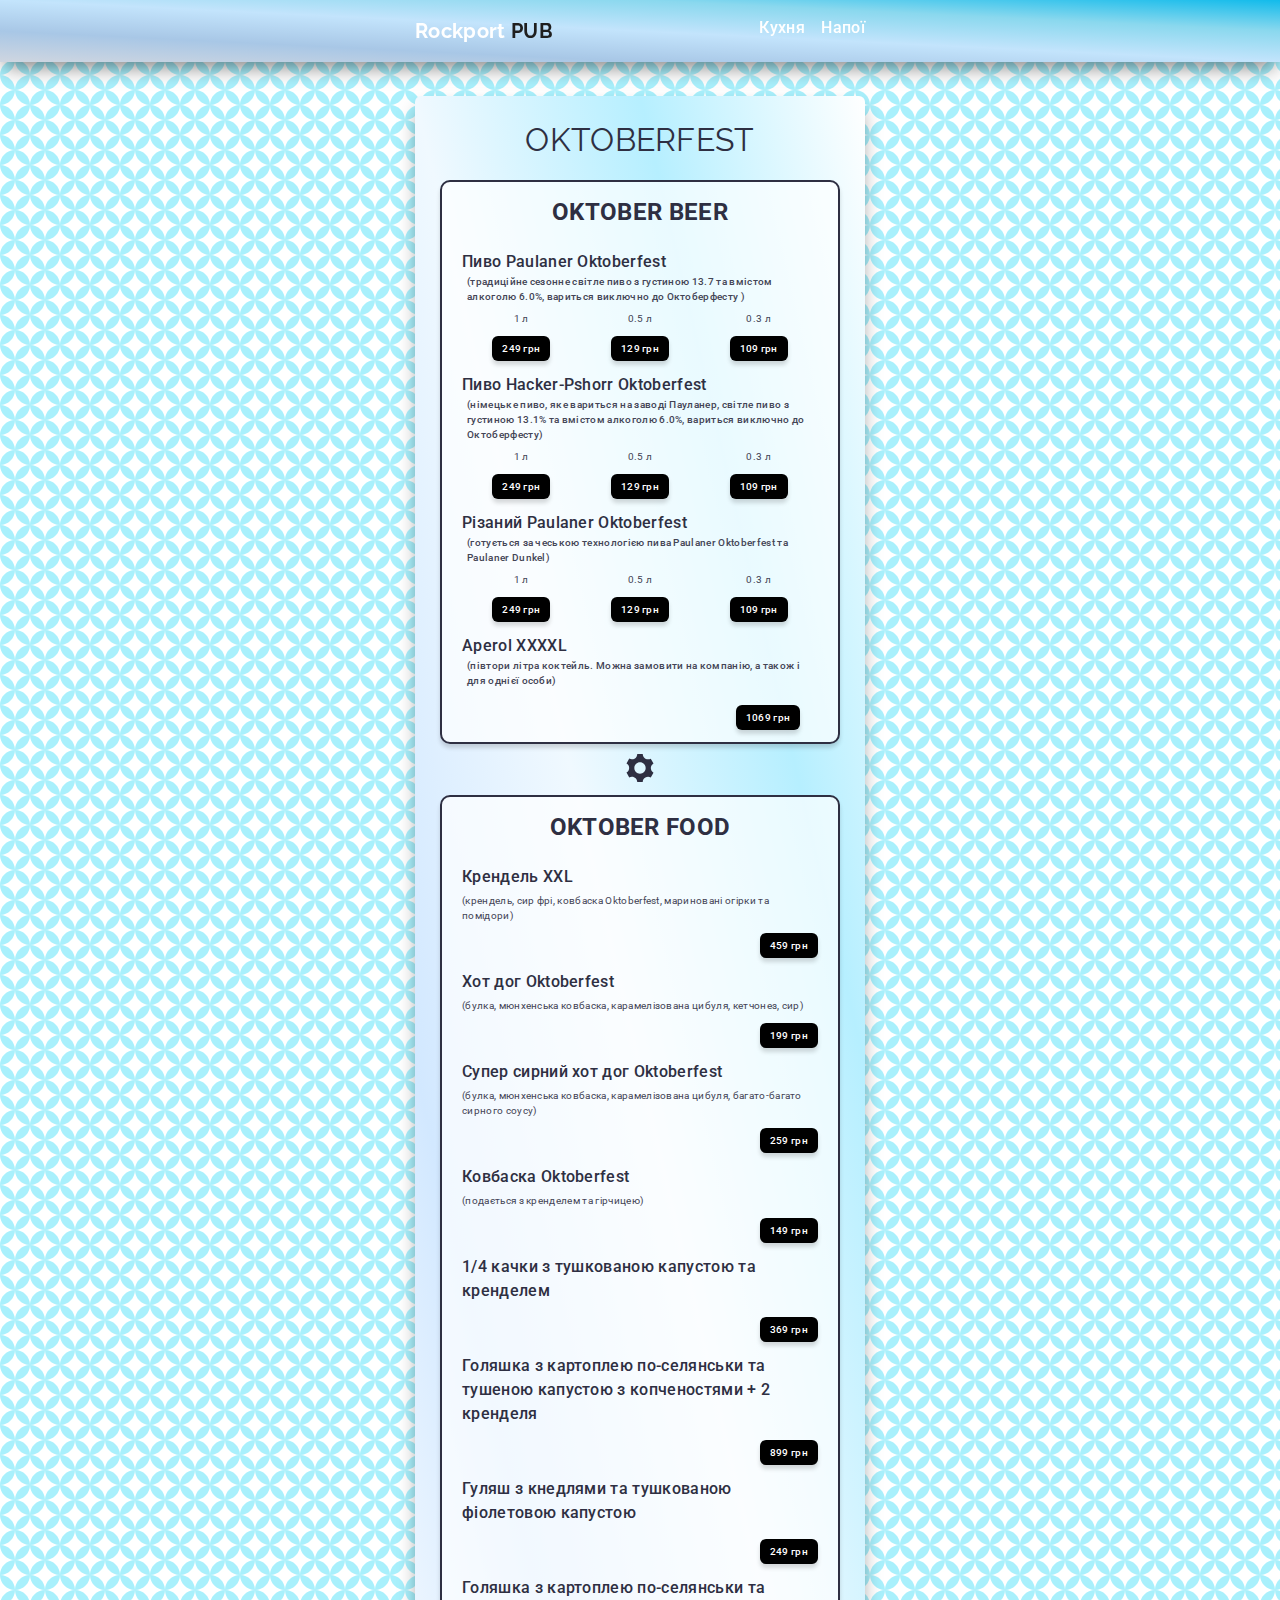
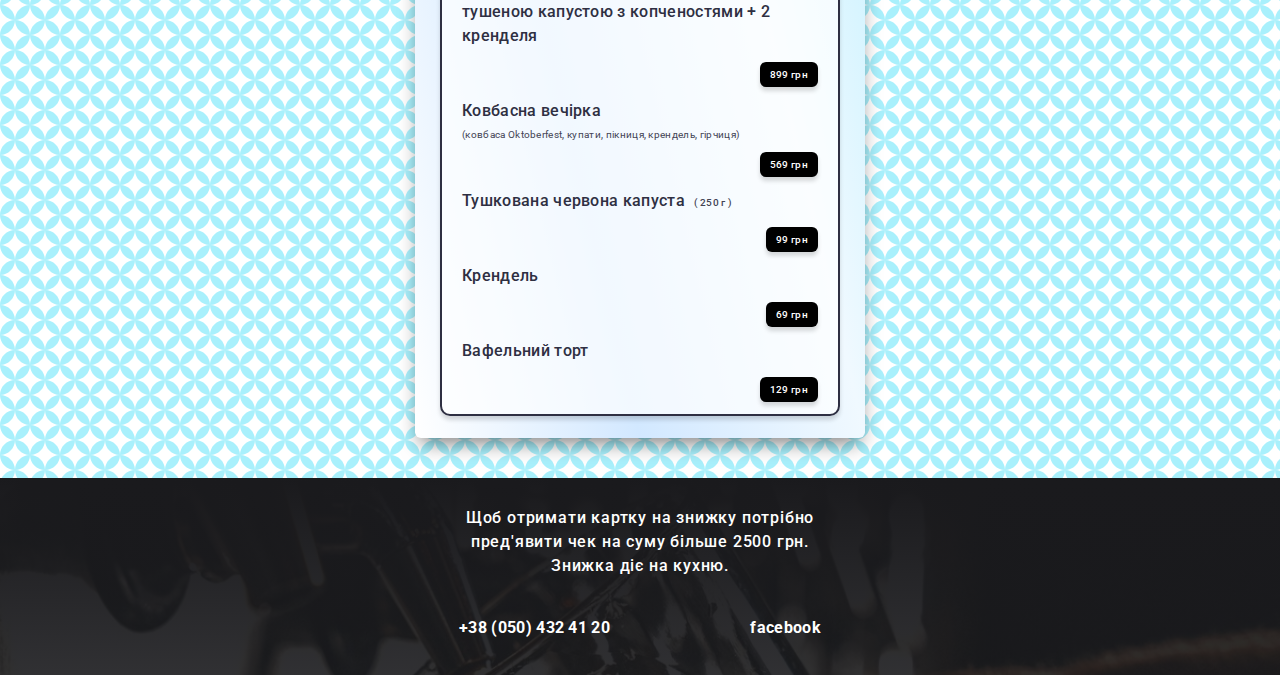
<file: octoberfest.html>
<!DOCTYPE html>
<html lang="en">
  <head>
    <meta charset="UTF-8" />
    <meta http-equiv="X-UA-Compatible" content="IE=edge" />
    <meta name="viewport" content="width=device-width, initial-scale=1.0" />
    <link rel="preconnect" href="https://fonts.googleapis.com" />
    <link rel="preconnect" href="https://fonts.gstatic.com" crossorigin />
    <link
      href="https://fonts.googleapis.com/css2?family=Raleway:wght@700&family=Roboto:wght@400;500;700&display=swap"
      rel="stylesheet"
    />
    <link rel="stylesheet" href="./styles/null-styles.css" />
    <link rel="stylesheet" href="./styles/index.css" />
    <link rel="stylesheet" href="./styles/octoberfest.css" />
    <script src="./script.js" defer></script>
    <title>OKTOBERFEST Menu</title>
  </head>
  <body>
    <header class="header-buttons">
      <div class="header-container">
        <a
          class="logo"
          href="./index.html"
          target="_self"
          rel="noopener nofollow norefferer"
          aria-label="main-page"
          >Rockport <span class="logo-text">PUB</span>
        </a>
        <div class="header-nav">
          <a
            class="nav-btn"
            href="./food.html"
            target="_self"
            rel="noopener nofollow norefferer"
            aria-label="kitchen-page"
            data-modal-open
            >Кухня</a
          >
          <a
            class="nav-btn"
            href="./drinks.html"
            target="_self"
            rel="noopener nofollow norefferer"
            aria-label="drinks-page"
            >Напої</a
          >
        </div>
      </div>
    </header>
    <main class="bg-theme" data-modal-close>
      <div class="backdrop is-hidden" data-modal>
        <div class="sidebar-menu">
          <ul class="sidebar-list">
            <li>
              <a
                href="./food.html"
                target="_self"
                rel="noopener nofollow norefferer"
                aria-label="kitchen-page"
                class="sidebar-link"
                >Наші страви</a
              >
            </li>
            <li>
              <a
                href="./drinks.html"
                target="_self"
                rel="noopener nofollow norefferer"
                aria-label="drinks-page"
                class="sidebar-link"
                >Напої</a
              >
            </li>
            <li>
              <a
                href="./cocktails.html"
                target="_self"
                rel="noopener nofollow norefferer"
                aria-label="cocktails-page"
                class="sidebar-link"
                >Коктейльна карта</a
              >
            </li>
            <li>
              <a
                href="./craft-infusions.html"
                target="_self"
                rel="noopener nofollow norefferer"
                aria-label="craft-infusions-page"
                class="sidebar-link"
                >Крафтові настоянки</a
              >
            </li>
            <li><a class="sidebar-link" href="#oct-beer">OKTOBER BEER</a></li>
            <li><a class="sidebar-link" href="#oct-food">OKTOBER FOOD</a></li>
          </ul>
        </div>
      </div>
      <div class="main">
        <h1 class="main-title">OKTOBERFEST</h1>

        <section class="section">
          <h2 id="oct-beer" class="title">OKTOBER BEER</h2>
          <ul class="list">
            <li class="list-item">
              <h3 class="list-title">
                Пиво Paulaner Oktoberfest
                <span class="weight"
                  >(традиційне сезонне світле пиво з густиною 13.7 та вмістом
                  алкоголю 6.0%, вариться виключно до Октоберфесту )</span
                >
              </h3>
              <div class="list-block">
                <div class="beer-line">
                  <div class="oct-flex">
                    <p class="food-disc">1 л</p>
                    <span class="list-price list-price-oct">249 грн</span>
                  </div>
                  <div class="oct-flex">
                    <p class="food-disc beer-padding">0.5 л</p>
                    <span class="list-price list-price-oct">129 грн</span>
                  </div>
                  <div class="oct-flex">
                    <p class="food-disc beer-padding">0.3 л</p>
                    <span class="list-price list-price-oct">109 грн</span>
                  </div>
                </div>
              </div>
            </li>
            <li class="list-item">
              <h3 class="list-title">
                Пиво Hacker-Pshorr Oktoberfest
                <span class="weight"
                  >(німецьке пиво, яке вариться на заводі Пауланер, світле пиво
                  з густиною 13.1% та вмістом алкоголю 6.0%, вариться виключно
                  до Октоберфесту)</span
                >
              </h3>
              <div class="list-block">
                <div class="beer-line">
                  <div class="oct-flex">
                    <p class="food-disc">1 л</p>
                    <span class="list-price list-price-oct">249 грн</span>
                  </div>
                  <div class="oct-flex">
                    <p class="food-disc beer-padding">0.5 л</p>
                    <span class="list-price list-price-oct">129 грн</span>
                  </div>
                  <div class="oct-flex">
                    <p class="food-disc beer-padding">0.3 л</p>
                    <span class="list-price list-price-oct">109 грн</span>
                  </div>
                </div>
              </div>
            </li>
            <li class="list-item">
              <h3 class="list-title">
                Різаний Paulaner Oktoberfest
                <span class="weight"
                  >(готується за чеською технологією пива Paulaner Oktoberfest
                  та Paulaner Dunkel)</span
                >
              </h3>
              <div class="list-block">
                <div class="beer-line">
                  <div class="oct-flex">
                    <p class="food-disc">1 л</p>
                    <span class="list-price list-price-oct">249 грн</span>
                  </div>
                  <div class="oct-flex">
                    <p class="food-disc beer-padding">0.5 л</p>
                    <span class="list-price list-price-oct">129 грн</span>
                  </div>
                  <div class="oct-flex">
                    <p class="food-disc beer-padding">0.3 л</p>
                    <span class="list-price list-price-oct">109 грн</span>
                  </div>
                </div>
              </div>
            </li>
            <li class="list-item">
              <h3 class="list-title">
                Aperol XXXXL
                <span class="weight"
                  >(півтори літра коктейль. Можна замовити на компанію, а також
                  і для однієї особи)</span
                >
              </h3>
              <div class="list-block">
                <div class="beer-line aperol-margin">
                  <span class="list-price">1069 грн</span>
                </div>
              </div>
            </li>
          </ul>
        </section>
        <svg class="gear-img" gear>
          <use href="./images/symbol-defs.svg#icon-gear"></use>
        </svg>
        <section class="section">
          <h2 id="oct-food" class="title">OKTOBER FOOD</h2>
          <ul class="list">
            <li class="list-item">
              <h3 class="list-title">Крендель XXL</h3>
              <div class="list-block">
                <p class="food-disc">
                  (крендель, сир фрі, ковбаска Oktoberfest, мариновані огірки та
                  помідори)
                </p>
                <span class="list-price">459 грн</span>
              </div>
            </li>
            <li class="list-item">
              <h3 class="list-title">Хот дог Oktoberfest</h3>
              <div class="list-block">
                <p class="food-disc">
                  (булка, мюнхенська ковбаска, карамелізована цибуля, кетчонез,
                  сир)
                </p>
                <span class="list-price">199 грн</span>
              </div>
            </li>
            <li class="list-item">
              <h3 class="list-title">Супер сирний хот дог Oktoberfest</h3>
              <div class="list-block">
                <p class="food-disc">
                  (булка, мюнхенська ковбаска, карамелізована цибуля,
                  багато-багато сирного соусу)
                </p>
                <span class="list-price">259 грн</span>
              </div>
            </li>
            <li class="list-item">
              <h3 class="list-title">Ковбаска Oktoberfest</h3>
              <div class="list-block">
                <p class="food-disc">(подається з кренделем та гірчицею)</p>
                <span class="list-price">149 грн</span>
              </div>
            </li>
            <li class="list-item">
              <h3 class="list-title">
                1/4 качки з тушкованою капустою та кренделем
              </h3>
              <div class="list-block">
                <span class="list-price">369 грн</span>
              </div>
            </li>
            <li class="list-item">
              <h3 class="list-title">
                Голяшка з картоплею по-селянськи та тушеною капустою з
                копченостями + 2 кренделя
              </h3>
              <div class="list-block">
                <span class="list-price">899 грн</span>
              </div>
            </li>
            <li class="list-item">
              <h3 class="list-title">
                Гуляш з кнедлями та тушкованою фіолетовою капустою
              </h3>
              <div class="list-block">
                <span class="list-price">249 грн</span>
              </div>
            </li>
            <li class="list-item">
              <h3 class="list-title">
                Голяшка з картоплею по-селянськи та тушеною капустою з
                копченостями + 2 кренделя
              </h3>
              <div class="list-block">
                <span class="list-price">899 грн</span>
              </div>
            </li>
           
            <li class="list-item">
              <h3 class="list-title">
                Ковбасна вечірка
                
              </h3>
              <div class="list-block">
                <p class="food-disc">
                  (ковбаса Oktoberfest, купати, пікниця, крендель, гірчиця)
                </p>
                <span class="list-price">569 грн</span>
              </div>
            </li>
         
         
            <li class="list-item">
              <h3 class="list-title">Тушкована червона капуста <span class="weight">( 250 г )</h3>
              <div class="list-block">
                <span class="list-price">99 грн</span>
              </div>
            </li>
            <li class="list-item">
              <h3 class="list-title">Крендель</h3>
              <div class="list-block">
                <span class="list-price">69 грн</span>
              </div>
            </li>
            <li class="list-item">
              <h3 class="list-title">Вафельний торт</h3>
              <div class="list-block">
                <span class="list-price">129 грн</span>
              </div>
            </li>
          </ul>
        </section>
      </div>
    </main>
    <footer class="footer-bg">
      <div class="footer-content">
        <p class="foot-text pulse">
          Щоб отримати картку на знижку потрібно пред'явити чек на суму більше
          2500 грн. Знижка діє на кухню.
        </p>
        <div class="foot-links">
          <a
            class="foot-link"
            href="tel:+380504324120"
            rel="noopener nofollow norefferer"
            aria-label="call"
            >+38 (050) 432 41 20</a
          >
          <a
            class="foot-link"
            target="_blank"
            rel="noopener nofollow norefferer"
            aria-label="facebook-page"
            href="https://www.facebook.com/RockportPub/"
            >facebook</a
          >
        </div>
      </div>
    </footer>
  </body>
</html>
</file>
<file: styles/null-styles.css>
* {
  padding: 0;
  margin: 0;
  border: 0;
}
*,
*:before,
*:after {
  -moz-box-sizing: border-box;
  -webkit-box-sizing: border-box;
  box-sizing: border-box;
}
:focus,
:active {
  outline: none;
}
a:focus,
a:active {
  outline: none;
}

nav,
footer,
header,
aside {
  display: block;
}

html,
body {
  height: 100%;
  width: 100%;
  font-size: 16px;
  line-height: 1;
  font-style: normal;
  -ms-text-size-adjust: 100%;
  -moz-text-size-adjust: 100%;
  -webkit-text-size-adjust: 100%;
}

input,
button,
textarea {
  font-family: inherit;
}

input::-ms-clear {
  display: none;
}
button {
  cursor: pointer;
}
button::-moz-focus-inner {
  padding: 0;
  border: 0;
}
a {
  cursor: pointer;
}
a,
a:visited {
  text-decoration: none;
}
a:hover {
  text-decoration: none;
}
ul li {
  list-style-type: none;
}
img {
  display: block;
}

h1,
h2,
h3,
h4,
h5,
h6 {
  font-style: inherit;
  font-weight: 400;
}
</file>
<file: styles/index.css>
:root {
  --primary-color: #000;
  --secondary-color: #ece7d6;
  --accent-color: #c2b280;
  --dark-color: #2e2f42;
  --dark-button: rgb(16, 16, 16);
  --text-color: #434455;
  --white-color: #fff;

  --transition-main: 500ms cubic-bezier(0.4, 0, 0.2, 1);
}

html {
  scroll-behavior: smooth;
}

body {
  font-family: 'Roboto', sans-serif;
  font-size: 16px;
  text-align: center;
  letter-spacing: 0.02em;
  line-height: 1.5;
}

.bg-theme {
  background-image: linear-gradient(
      to right,
      rgb(26 26 29 / 50%),
      rgb(26 26 29 / 50%)
    ),
    url(../images/background.jpeg);
  padding-top: 6rem;
  padding-bottom: 2.5rem;
}

.bg-theme-cocktails {
  background-image: linear-gradient(
      to right,
      rgb(26 26 29 / 50%),
      rgb(26 26 29 / 50%)
    ),
    url(../images/bg-cocktails2.jpeg);
}

.main-btn {
  display: block;
  font-size: 18px;
  font-weight: 500;
  border-radius: 8px;
  padding: 12px 20px;
  margin-left: auto;
  margin-right: auto;
  margin-bottom: 20px;
  width: 90%;
  max-width: 300px;
  box-shadow: 0px 4px 4px rgba(0, 0, 0, 0.15);
  transition: background-color var(--transition-main),
    color var(--transition-main);
}

.main-btn-fc {
  background-color: rgba(194, 178, 128, 0.3);
  color: var(--dark-color);
  border: 2px solid var(--dark-color);
}

.main-btn:last-child {
  margin-bottom: 0;
}

.main-btn-fc:hover,
.main-btn-fc:focus {
  background-color: rgba(238, 206, 107, 0.3);
}

.header-buttons {
  background-image: linear-gradient(to right, #3a1d19, rgb(39 28 21));
  z-index: 7;
  position: fixed;
  width: 100%;
  padding: 16px 15px;
  box-shadow: 0px 2px 1px rgba(46, 47, 66, 0.08),
    0px 1px 1px rgba(46, 47, 66, 0.16), 0px 1px 6px rgba(46, 47, 66, 0.08);
}

.header-container {
  width: 100%;
  max-width: 450px;
  display: flex;
  justify-content: space-between;
  margin-left: auto;
  margin-right: auto;
}

.header-buttons > a {
  display: inline-block;
}

.menu-btn {
  background-color: rgb(39 28 21);
}

.menu-icon {
  fill: var(--accent-color);
}

.logo {
  font-family: 'Raleway', sans-serif;
  font-weight: 700;
  font-size: 20px;
  color: var(--white-color);
}

.main-page-logo {
  justify-content: center;
}

.logo-text {
  color: var(--accent-color);
}

.nav-btn {
  color: var(--white-color);
  font-weight: 500;
  font-size: 16px;
  margin-right: 12px;
}

.nav-btn:last-child {
  margin-right: 0;
}

.active {
  color: var(--accent-color);
  padding-bottom: 21px;
  border-bottom: 3px solid var(--accent-color);
}

.main {
  background-color: var(--secondary-color);
  width: 80%;
  max-width: 450px;
  padding-top: 20px;
  padding-bottom: 12px;
  padding-right: 15px;
  padding-left: 15px;
  margin-right: auto;
  margin-left: auto;
  border-radius: 6px;
  box-shadow: 0px 4px 4px rgba(0, 0, 0, 0.15);
}

.main-index {
  padding-top: 3rem;
  padding-bottom: 3rem;
}

.main-cocktails {
  background: linear-gradient(to right, #434343 0%, black 100%);
}

.sidebar-link {
  color: var(--dark-color);
  font-weight: 500;
  display: inline-block;
  margin-bottom: 16px;
  background-color: rgba(194, 178, 128, 0.3);
  width: 95%;
  padding: 6px 0;
  border: 2px solid var(--dark-color);
  border-radius: 10px;
  box-shadow: 0px 4px 4px rgba(0, 0, 0, 0.15);
  transition: background-color var(--transition-main);
}

.sidebar-link:hover,
.sidebar-link:focus {
  background-color: rgba(238, 206, 107, 0.3);
}

.backdrop {
  position: fixed;
  top: 0;
  left: 0;
  width: 100%;
  height: 100%;
  overflow: scroll;

  background-color: rgba(0, 0, 0, 0.5);

  opacity: 1;
  transition: opacity var(--transition-main);
}

.gear-img {
  width: 28px;
  height: 28px;
  margin: 0;
  opacity: 0;
  fill: var(--dark-color);
  -webkit-animation: spin 3s linear infinite;
  -moz-animation: spin 3s linear infinite;
  animation: spin 3s linear infinite;
}

.backdrop.is-hidden {
  pointer-events: none;
  opacity: 0;
}

.backdrop.is-hidden > .sidebar-menu {
  transform: translateX(100%);
  transition: transform var(--transition-main);
}

.backdrop.is-hidden + .main > .gear-img {
  opacity: 1;
}

.sidebar-menu {
  transform: translateX(0);
  overflow: scroll;
  position: fixed;
  top: 0;
  right: 0;
  height: 100%;

  width: 70%;
  max-width: 320px;
  background-color: var(--secondary-color);
  margin-left: auto;
  padding: 85px 10px 5px;
  transition: transform var(--transition-main);
}

.cocktails-menu {
  background-color: rgb(31, 31, 31);
}

.section {
  border: 2px solid var(--dark-color);
  border-radius: 10px;
  margin: 6px 10px 10px;
  background-color: rgba(194, 178, 128, 0.3);
  box-shadow: 0px 4px 4px rgba(0, 0, 0, 0.15);
}

.main-title {
  font-family: 'Raleway', sans-serif;
  font-size: 32px;
  margin-bottom: 10px;
  display: inline-block;
  color: var(--dark-color);
}

@-webkit-keyframes spin {
  100% {
    -webkit-transform: rotate(360deg);
  }
}

@-moz-keyframes spin {
  100% {
    -webkit-transform: rotate(360deg);
  }
}

@keyframes spin {
  100% {
    -webkit-transform: rotate(360deg);
  }
}

.title {
  font-weight: 700;
  padding-top: 82px;
  margin-top: -70px;
  padding-right: 10px;
  padding-left: 10px;
  margin-bottom: 20px;
  color: var(--dark-color);
}

.list-item {
  text-align: left;
  padding-left: 20px;
  padding-right: 20px;
}

.list-title {
  font-weight: 500;
  font-size: 16px;
  color: var(--dark-color);
  margin-bottom: 4px;
}

.weight {
  font-size: 10px;
  color: var(--text-color);
  font-weight: 500;
  display: inline-block;
  margin-left: 5px;
}

.list-block {
  display: flex;
  flex-direction: column;
}

.food-disc {
  font-size: 10px;
  color: var(--text-color);
}

.beer-line {
  display: flex;
  flex-direction: row;
}

.beer-line > p {
  font-size: 12px;
}

.beer-padding {
  padding-left: 20px;
}

.small-letter {
  font-size: 7px;
  margin-left: -2px;
}

.alco-disc {
  margin-bottom: 10px;
  font-size: 14px;
  text-align: center;
}

.list-price {
  margin-left: auto;
  font-weight: 500;
  font-size: 10px;
  color: var(--white-color);
  background-color: var(--primary-color);
  padding: 5px 10px;
  margin-bottom: 12px;
  margin-top: 10px;
  border-radius: 6px;
  box-shadow: 0px 4px 4px rgba(0, 0, 0, 0.15);
}

.footer-bg {
  background-image: linear-gradient(
      to bottom,
      rgb(26 26 29 / 100%),
      rgb(26 26 29 / 90%)
    ),
    url(../images/beer.avif);
  background-size: cover;
}

.footer-content {
  width: 100%;
  max-width: 450px;
  color: var(--white-color);
  margin-right: auto;
  margin-left: auto;
  padding: 20px;
}

.foot-text {
  padding: 8px 2px;
  border-radius: 12px;
  margin-bottom: 30px;
  letter-spacing: 0.05em;
  font-weight: 500;
}

.pulse {
  animation: pulse-animation 1.7s infinite;
}

@keyframes pulse-animation {
  0% {
    box-shadow: 0 0 0 0px rgba(128, 92, 33, 0.6);
  }
  100% {
    box-shadow: 0 0 0 10px rgba(227, 91, 12, 0);
  }
}

.foot-links {
  display: flex;
  justify-content: space-between;
  padding: 0 24px 15px;
}

.foot-link {
  color: var(--accent-color);
  font-weight: 700;
}

.cocktails-link {
  font-size: 10px;
  display: block;
  margin-right: auto;
  margin-left: auto;
  margin-bottom: 12px;
  padding: 12px 16px;
  border-radius: 8px;
  text-align: center;
}

/* ///////////////////// COCTAILS /////////////////////////// */

.sidebar-btn-color,
.cocktails-link,
.main-btn-sc {
  background-color: var(--dark-button);
  color: var(--white-color);
  border: 2px solid rgb(150, 149, 147);
  box-shadow: 0px 4px 4px rgba(0, 0, 0, 0.15);
  transition: background-color var(--transition-main), color var(--transition-main);
}

.main-btn-sc:hover,
.main-btn-sc:focus,
.sidebar-btn-color:hover,
.sidebar-btn-color:focus,
.cocktails-link:hover,
.cocktails-link:focus {
  background-color: var(--secondary-color);
  color: var(--dark-color);
}

.header-cocktails {
  background-image: linear-gradient(to right, #27201f, rgb(21, 20, 20));
}

.cocktails-mt,
.cocktails-title,
.cocktails-lt,
.cocktails-disc {
  color: var(--white-color);
}

.cocktails-section {
  background-color: rgba(0, 0, 0, 0.3);
  border: 2px solid rgb(0, 0, 0);
}

.cocktails-price {
  border: 1px solid var(--white-color);
}

.cocktails-w {
  color: var(--accent-color);
}

.gear-cocktails {
  fill: var(--white-color);
}

.octoberfest-btn {
  background-image: linear-gradient(to right top, #cfd6e0, #a8c7e6, #c3e4fc, #8ad8ee, #12bbeb);
  transition: filter var(--transition-main)
}

.octoberfest-btn:hover,
.octoberfest-btn:active {
  filter: brightness(110%);
  transition: filter var(--transition-main)
}

.utils-mr-btm {
  margin-bottom: 8px;
}

.fish-notation {
  margin-top: 1.5rem;
  margin-bottom: 1.5rem;
  text-align: center;
}

.fish-notation > h3 {
  font-size: 1.5rem;
}

@media screen and (min-width: 768px) and (max-width: 1023px) {
  .header-container {
    max-width: 800px;
  }

  .header-buttons {
   padding: 2rem 15% 0;
  }

  .logo {
    font-size: 32px;
  }

  .nav-btn {
    font-size: 26px;
    display: inline-block;
    padding-bottom: 10px;
  }

  .nav-btn:first-child {
    margin-right: 32px;
  }

  .active {
    padding-bottom: 2.5rem;
    border-bottom: 3px solid var(--accent-color);
  }

  .bg-theme {
    padding-top: 10rem;
    padding-bottom: 4rem;
  }

  .main {
    width: 70%;
    max-width: 800px;
  }

  .main-index {
    max-width: 600px;
  }

  .main-btn {
    font-size: 1.5rem;
    padding-top: 20px;
    padding-bottom: 20px;
    max-width: 400px;
  }

  .main-title {
    font-size: 48px;
  }

  .gear-img {
    width: 36px;
    height: 36px;
  }

  .title {
    font-size: 32px;
    margin-bottom: 24px;
    margin-top: -7.9rem;
    padding-top: 8.7rem;
    
  }

  .list-title {
    font-size: 20px;
  }


  .sidebar-menu {
    padding-top: 10rem;
  }

  .sidebar-link {
    margin-bottom: 1rem;
  }

  .food-disc {
    font-size: 14px;
  }

  .list-price {
    font-size: 14px;
    margin-bottom: 16px;
  }

  .footer-content {
    min-width: 600px;
  }
}
</file>
<file: styles/octoberfest.css>
.header-buttons {
  background-image: linear-gradient(to right top, #cfd6e0, #a8c7e6, #c3e4fc, #8ad8ee, #12bbeb);
  box-shadow: 0 10px 20px -5px rgba(0, 0, 0, 0.5);
}

.logo-text{
  color: rgb(31, 31, 31);
}

.bg-theme {
  background-color: #ffffff;
background-image: url("data:image/svg+xml,%3Csvg width='30' height='30' viewBox='0 0 30 30' xmlns='http://www.w3.org/2000/svg'%3E%3Cpath d='M15 0C6.716 0 0 6.716 0 15c8.284 0 15-6.716 15-15zM0 15c0 8.284 6.716 15 15 15 0-8.284-6.716-15-15-15zm30 0c0-8.284-6.716-15-15-15 0 8.284 6.716 15 15 15zm0 0c0 8.284-6.716 15-15 15 0-8.284 6.716-15 15-15z' fill='%2348dff9' fill-opacity='0.47' fill-rule='evenodd'/%3E%3C/svg%3E");
}

.main {
  box-shadow: 0 10px 20px -5px rgba(0, 0, 0, 0.5);
  background-image: linear-gradient(to right top, #ffffff, #d2e8ff, #f0f9ff, #b6efff, #ffffff);
}

.section {
  background-color: rgba(255, 255, 255, 0.7);
}

.list-price-oct{
  margin-left: 0;
}

.beer-padding {
  padding-left: 0;
}

.oct-flex {
  display: flex;
  width: 100%;
  flex-direction: column;
  justify-content: center;
  align-items: center;
}

.sidebar-menu {
  background-color: #d7e8f5;
}

.sidebar-link {
  background-image: linear-gradient(to right top, #cfd6e0, #a8c7e6, #c3e4fc, #8ad8ee, #12bbeb);
  transition: filter var(--transition-main)
}

.sidebar-link:hover,
.sidebar-link:active {
  filter: brightness(110%);
  transition: filter var(--transition-main)
}

.foot-link {
  color: #fff;
}

.aperol-margin {
  margin-right: 5%;
}
</file>
